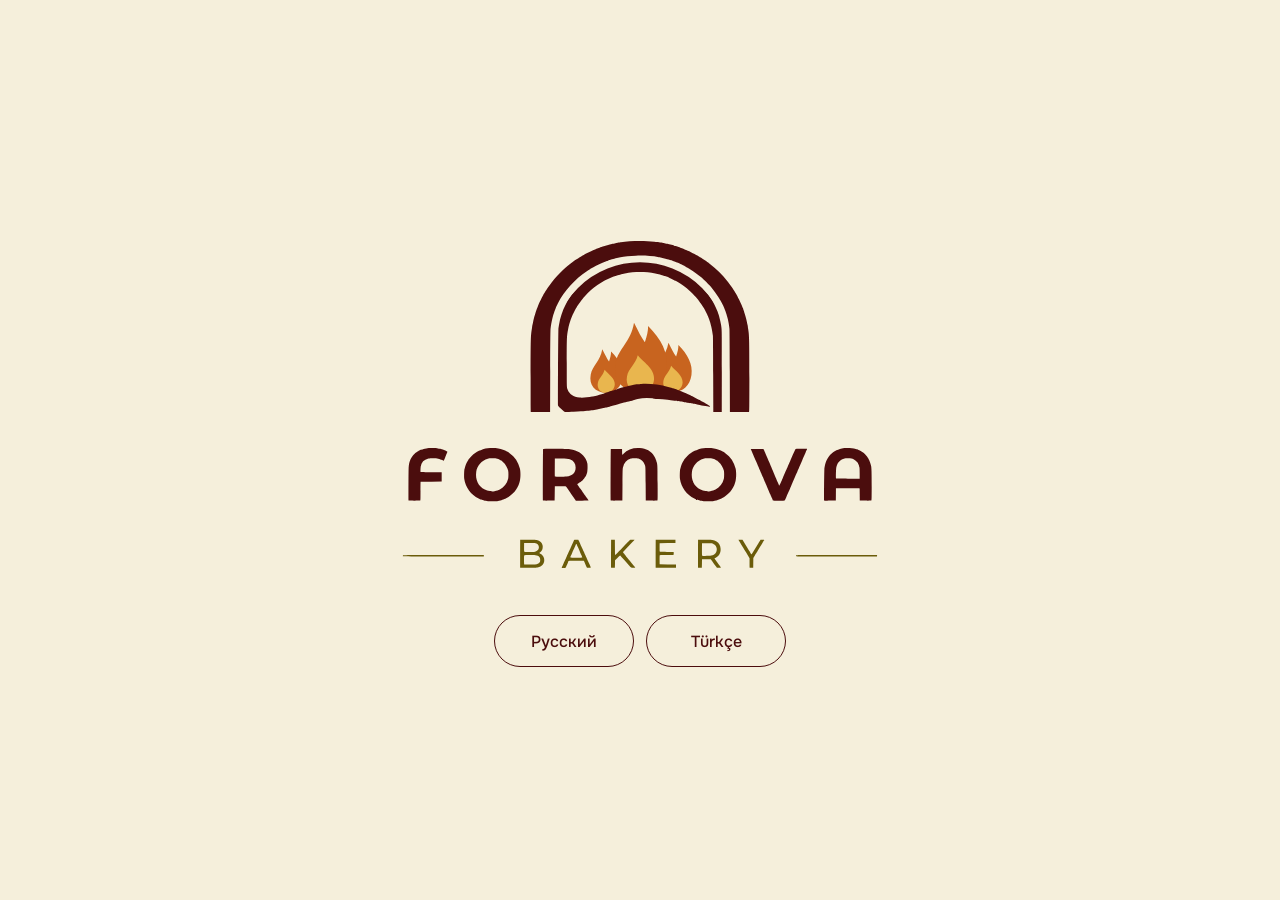
<file: index.html>
<!doctype html>
<html lang="ru" data-v="mvvjiuje">
<head>
<meta charset="utf-8">
<meta name="viewport" content="width=device-width, initial-scale=1, viewport-fit=cover">
<title>Fornova Bakery</title>
<meta name="description" content="Fornova Bakery — турецкая пекарня в Красногорске. Türk fırını, Krasnogorsk.">
<meta name="theme-color" content="#F5EFDB">
<meta name="robots" content="noindex">
<link rel="alternate" hreflang="ru" href="ru/">
<link rel="alternate" hreflang="tr" href="tr/">
<link rel="icon" href="assets/favicon.svg" type="image/svg+xml">
<link rel="apple-touch-icon" href="assets/logo-seal.png">
<style>html{background:#F5EFDB}</style>
<link rel="stylesheet" href="assets/splash.css?v=mvvjiuje">
<link rel="preload" as="image" href="assets/seal-static.svg">
</head>
<body>
<main class="splash">
  <h1 class="sr">Fornova Bakery</h1>
  <div class="seal" role="img" aria-label="Fornova Bakery">
    <div class="fire"><svg class="flame f1" viewBox="-60 -135 120 140" style="left:38.82%;top:32.42%;width:8.47%" aria-hidden="true"><path class="flame__o" d="M0 0C-34 0-52-24-46-54C-41-80-18-92-12-128C-4-112 2-100 8-92C12-104 14-112 14-122C38-98 52-72 48-44C44-16 26 0 0 0Z"/><path class="flame__i" d="M0 0C-18 0-28-13-25-29C-22-44-10-50-5-68C4-56 26-44 25-24C24-10 14 0 0 0Z"/></svg><svg class="flame f2" viewBox="-60 -135 120 140" style="left:52.14%;top:30.68%;width:9.60%" aria-hidden="true"><path class="flame__o" d="M0 0C-34 0-52-24-46-54C-41-80-18-92-12-128C-4-112 2-100 8-92C12-104 14-112 14-122C38-98 52-72 48-44C44-16 26 0 0 0Z"/><path class="flame__i" d="M0 0C-18 0-28-13-25-29C-22-44-10-50-5-68C4-56 26-44 25-24C24-10 14 0 0 0Z"/></svg><svg class="flame f3" viewBox="-60 -135 120 140" style="left:43.34%;top:24.58%;width:13.55%" aria-hidden="true"><path class="flame__o" d="M0 0C-34 0-52-24-46-54C-41-80-18-92-12-128C-4-112 2-100 8-92C12-104 14-112 14-122C38-98 52-72 48-44C44-16 26 0 0 0Z"/><path class="flame__i" d="M0 0C-18 0-28-13-25-29C-22-44-10-50-5-68C4-56 26-44 25-24C24-10 14 0 0 0Z"/></svg></div>
    <svg class="seal__art seal__arch" viewBox="170 130 850 620" aria-hidden="true"><defs>
      <mask id="draw-outer" maskUnits="userSpaceOnUse" x="380" y="120" width="430" height="340"><path class="draw draw--outer" pathLength="1" d="M418 462V338A177 177 0 0 1 772 338V462"/></mask>
      <mask id="draw-inner" maskUnits="userSpaceOnUse" x="430" y="160" width="330" height="300"><path class="draw draw--inner" pathLength="1" d="M733 462V338A138 138 0 0 0 457 338V404Q460 442 505 436C555 428 575 398 620 405C660 410 700 425 730 442"/></mask>
    </defs>
    <g fill="#4B0D0D" fill-rule="evenodd"><path mask="url(#draw-outer)" d="M401.8,446.8C401.4,446.6 401.3,434.1 401.3,385.7C401.4,316.9 401.5,311.6 403.5,299.6C403.8,298.1 404.0,296.4 404.0,296.0C404.0,295.6 404.2,294.2 404.5,292.9C404.8,291.6 405.3,289.4 405.6,288.0C406.4,283.8 407.7,278.6 408.5,276.2C408.7,275.4 409.2,273.9 409.5,272.8C409.8,271.7 410.2,270.5 410.4,270.0C410.6,269.5 410.9,268.7 411.0,268.2C411.3,267.1 412.2,264.6 412.6,263.5C412.8,263.1 413.2,262.2 413.5,261.3C413.8,260.5 414.3,259.3 414.5,258.7C414.8,258.1 415.2,257.2 415.4,256.6C417.1,252.6 421.8,243.1 423.5,240.2C424.2,238.9 425.0,237.6 425.1,237.3C425.2,237.1 425.6,236.4 426.0,235.8C426.4,235.3 426.8,234.5 427.0,234.2C428.7,231.0 436.0,220.5 440.2,215.3C450.3,202.7 465.9,187.9 476.3,180.9C476.8,180.6 478.7,179.3 480.5,178.0C482.3,176.7 485.0,175.0 486.4,174.1C487.9,173.2 489.5,172.2 489.9,171.9C490.4,171.6 491.1,171.2 491.3,171.1C491.6,171.0 492.5,170.5 493.3,170.0C498.3,167.0 508.8,161.8 514.0,159.7C515.0,159.3 516.1,158.8 516.4,158.6C516.9,158.4 518.6,157.7 520.7,157.0C521.1,156.8 522.3,156.4 523.3,156.0C524.3,155.6 525.6,155.2 526.2,155.0C527.1,154.7 528.0,154.4 530.7,153.5C531.9,153.0 538.2,151.3 541.5,150.4C542.6,150.2 544.2,149.7 545.1,149.5C546.0,149.2 547.0,149.0 547.3,149.0C547.6,149.0 548.8,148.8 550.0,148.5C554.8,147.4 557.0,147.0 557.7,147.0C558.1,147.0 559.6,146.8 561.0,146.5C575.9,143.7 602.9,143.2 620.3,145.4C621.9,145.6 624.4,145.9 626.0,146.0C627.5,146.2 629.3,146.5 630.0,146.7C630.6,146.8 631.6,147.0 632.1,147.0C633.0,147.0 635.0,147.4 640.0,148.5C641.2,148.8 642.4,149.0 642.7,149.0C643.0,149.0 644.0,149.2 644.9,149.5C645.8,149.7 647.5,150.2 648.7,150.5C651.8,151.3 654.3,152.0 655.5,152.4C656.1,152.6 657.0,152.9 657.7,153.0C659.0,153.3 660.6,153.8 662.3,154.5C662.9,154.8 663.6,155.0 663.8,155.0C664.1,155.0 664.8,155.2 665.4,155.5C666.0,155.7 667.1,156.2 667.8,156.4C672.2,158.0 673.8,158.7 675.4,159.5C676.0,159.8 676.5,160.0 676.7,160.0C677.7,160.0 691.9,167.1 696.7,170.0C697.5,170.5 698.4,171.0 698.7,171.1C698.9,171.2 699.6,171.6 700.1,171.9C700.5,172.2 701.7,172.9 702.6,173.5C705.4,175.2 714.6,181.5 717.2,183.5C730.2,193.6 740.3,203.4 749.8,215.3C754.1,220.7 761.4,231.0 763.1,234.3C763.2,234.6 763.6,235.3 764.0,235.8C764.4,236.4 764.8,237.1 765.0,237.5C765.2,237.9 765.9,239.1 766.5,240.2C767.6,242.1 772.5,251.9 773.5,254.2C775.0,257.5 775.9,259.6 776.5,261.3C776.8,262.2 777.3,263.3 777.5,263.9C777.8,264.5 778.0,265.1 778.0,265.3C778.0,265.5 778.2,266.1 778.5,266.7C778.9,267.9 780.5,272.7 781.4,276.0C782.9,281.2 783.5,283.5 784.4,288.0C784.7,289.4 785.2,291.6 785.5,292.9C785.8,294.2 786.0,295.6 786.0,296.0C786.0,296.4 786.2,298.1 786.5,299.6C788.5,311.1 788.7,319.5 788.7,387.9C788.7,446.7 788.7,446.7 787.9,446.8C787.5,446.9 779.7,447.0 770.7,446.9L754.2,446.8L754.0,374.8C753.8,320.2 753.7,302.0 753.4,299.5C752.6,293.0 751.5,286.5 750.5,282.5C749.2,277.3 748.1,273.6 747.5,272.1C747.2,271.5 747.0,270.8 747.0,270.5C747.0,270.2 746.8,269.5 746.5,268.9C746.3,268.3 745.8,267.2 745.5,266.3C744.4,263.5 744.1,262.9 742.2,258.5C737.4,248.0 731.3,238.4 721.5,226.3C719.0,223.2 706.9,211.1 704.0,208.7C697.1,203.2 689.1,197.4 684.2,194.5C683.3,193.9 682.2,193.2 681.7,192.9C681.2,192.6 680.2,192.0 679.3,191.6C678.5,191.1 677.3,190.4 676.7,190.1C673.7,188.3 664.3,183.8 660.7,182.4C659.7,182.0 658.5,181.5 658.2,181.4C657.3,181.0 655.0,180.1 653.4,179.5C650.8,178.6 649.8,178.3 648.8,178.0C648.3,177.9 647.5,177.6 647.0,177.4C646.0,177.0 641.4,175.8 636.5,174.6C631.2,173.3 630.0,173.0 629.3,173.0C628.9,173.0 627.6,172.8 626.4,172.5C617.3,170.6 602.3,169.6 587.7,170.1C576.7,170.4 568.9,171.3 558.0,173.5C553.7,174.4 545.0,176.7 542.7,177.5C539.7,178.5 539.1,178.7 538.2,179.0C537.6,179.1 536.8,179.4 536.3,179.6C535.9,179.8 534.9,180.2 534.2,180.4C527.4,183.0 517.8,187.5 512.5,190.5C511.2,191.3 509.9,192.0 509.7,192.1C509.4,192.2 508.7,192.6 508.2,193.0C507.6,193.4 506.9,193.8 506.5,194.0C505.4,194.6 504.7,195.0 501.5,197.2C479.1,212.1 460.8,232.3 449.5,254.9C447.8,258.4 446.0,262.3 446.0,262.5C446.0,262.6 445.8,263.2 445.5,263.8C445.3,264.4 444.8,265.5 444.5,266.3C444.2,267.2 443.7,268.3 443.5,268.9C443.2,269.5 443.0,270.2 443.0,270.5C443.0,270.8 442.8,271.5 442.5,272.1C441.9,273.5 440.9,277.0 439.5,282.6C438.5,286.6 437.4,293.1 436.6,299.5C436.3,302.0 436.1,320.1 436.0,374.8L435.8,446.8L419.0,446.9C409.7,446.9 402.0,446.9 401.8,446.8Z"/><path mask="url(#draw-inner)" d="M450.2,446.7C449.6,446.2 450.1,301.8 450.6,298.3C450.9,296.8 451.3,294.1 451.6,292.3C453.5,280.0 457.6,267.5 463.4,256.4C465.7,252.1 466.1,251.2 466.9,249.9C467.2,249.5 467.9,248.3 468.5,247.4C469.3,246.0 470.3,244.6 473.9,239.3C478.9,232.0 490.0,220.1 497.7,213.9C500.1,211.9 507.9,206.1 510.2,204.6C514.3,201.9 516.6,200.5 517.3,200.1C517.6,200.0 518.4,199.5 519.2,199.0C521.7,197.5 529.8,193.4 534.0,191.7C536.3,190.7 538.6,189.7 539.1,189.5C539.5,189.2 540.2,189.0 540.6,189.0C540.9,189.0 541.3,188.9 541.5,188.7C542.0,188.3 550.6,185.6 554.7,184.5C555.9,184.2 557.6,183.7 558.5,183.5C559.5,183.2 560.5,183.0 560.9,183.0C561.2,183.0 562.5,182.8 563.7,182.5C567.0,181.8 569.9,181.3 572.5,181.0C573.8,180.9 576.2,180.6 577.8,180.4C588.4,179.2 601.6,179.2 612.2,180.4C613.8,180.6 616.2,180.9 617.5,181.0C619.7,181.2 621.2,181.5 626.7,182.6C630.0,183.2 637.1,184.9 639.0,185.5C645.5,187.6 648.2,188.5 648.5,188.7C648.7,188.9 649.0,189.0 649.3,189.0C649.5,189.0 650.2,189.2 650.8,189.5C651.4,189.7 653.7,190.7 655.9,191.6C660.0,193.4 668.4,197.5 670.8,199.0C671.6,199.5 672.4,200.0 672.7,200.1C672.9,200.2 673.6,200.6 674.1,200.9C674.5,201.2 675.7,201.9 676.6,202.5C690.3,210.8 707.4,226.7 716.1,239.3C719.7,244.6 720.7,246.0 721.5,247.4C722.1,248.3 722.8,249.5 723.1,249.9C724.7,252.5 728.4,259.9 729.8,263.2C730.5,264.8 731.3,266.6 731.5,267.2C731.7,267.7 732.2,268.7 732.5,269.4C732.8,270.1 733.0,271.0 733.0,271.3C733.0,271.6 733.1,272.0 733.3,272.2C734.2,273.2 737.3,285.4 738.5,292.3C740.1,302.3 740.0,300.4 739.9,376.0L739.8,446.8L732.3,446.8L724.8,446.8L724.6,381.0C724.5,339.7 724.3,313.9 724.1,311.8C723.1,302.7 720.2,289.9 717.4,282.6C715.0,276.4 714.9,276.2 712.2,270.8C710.3,266.9 709.0,264.4 708.0,262.8C707.6,262.3 707.2,261.6 707.1,261.4C706.6,260.4 701.8,253.3 699.4,250.2C695.6,245.1 694.3,243.6 688.3,237.6C678.6,227.9 671.1,222.2 658.0,214.7C657.3,214.3 648.7,210.0 647.5,209.5C644.8,208.3 641.4,207.0 640.6,206.8C640.1,206.7 639.6,206.5 639.5,206.3C639.4,206.1 639.0,206.0 638.7,206.0C638.3,206.0 637.5,205.8 636.9,205.5C634.8,204.7 626.8,202.5 622.0,201.6C604.9,198.1 585.7,198.1 568.2,201.5C563.2,202.5 555.4,204.6 553.1,205.5C552.5,205.8 551.8,206.0 551.5,206.0C551.2,206.0 550.5,206.2 549.9,206.5C549.3,206.7 547.6,207.4 546.2,208.0C527.4,215.5 510.8,227.1 496.9,242.5C492.9,246.9 484.3,258.5 482.9,261.4C482.8,261.6 482.4,262.3 482.0,262.8C481.0,264.4 479.7,266.9 477.8,270.8C475.1,276.2 475.0,276.5 472.5,282.9C471.0,286.9 468.5,295.8 467.7,300.3C465.4,312.2 465.3,314.6 465.3,360.3C465.3,402.8 465.3,403.3 466.8,407.0C469.8,415.1 477.2,420.1 487.9,421.4C492.8,422.0 502.9,421.2 510.2,419.6C511.1,419.4 512.5,419.1 513.3,419.0C516.6,418.4 522.1,416.9 526.8,415.5C527.6,415.3 529.1,414.8 530.2,414.5C531.3,414.2 532.7,413.7 533.3,413.5C535.1,412.9 542.7,410.3 543.8,410.0C545.7,409.5 550.1,407.9 551.3,407.5C551.9,407.2 552.6,407.0 552.8,407.0C553.1,407.0 553.8,406.8 554.4,406.5C555.0,406.3 557.1,405.6 559.0,405.0C560.9,404.4 563.0,403.8 563.6,403.6C566.8,402.6 575.9,400.4 580.5,399.5C586.0,398.5 587.4,398.3 590.8,398.0C592.6,397.8 595.4,397.5 597.0,397.3C609.5,396.1 629.8,398.2 644.8,402.5C645.8,402.8 647.4,403.2 648.5,403.5C649.6,403.8 651.0,404.3 651.7,404.5C652.3,404.7 654.4,405.4 656.3,406.0C658.3,406.6 660.3,407.3 660.8,407.5C661.4,407.8 662.4,408.2 663.2,408.4C665.0,409.1 668.0,410.3 669.0,410.7C669.5,410.9 670.3,411.3 670.8,411.5C671.4,411.7 672.4,412.1 673.0,412.4C673.6,412.7 674.7,413.1 675.3,413.4C677.8,414.4 686.5,418.6 689.3,420.0C694.8,422.8 699.6,425.3 700.7,425.9C701.3,426.3 702.5,427.0 703.3,427.4C704.2,427.9 705.4,428.6 706.0,429.0C706.6,429.3 707.4,429.8 707.7,429.9C709.4,430.7 718.7,436.5 718.9,436.9C719.0,437.2 718.9,437.5 718.7,437.7C718.4,438.1 717.6,438.0 710.8,436.5C705.2,435.3 703.4,434.9 696.2,433.5C694.7,433.2 692.4,432.8 691.0,432.5C688.7,432.1 687.2,431.8 679.8,430.5C678.4,430.2 675.7,429.8 673.8,429.5C672.0,429.2 669.1,428.8 667.5,428.5C659.1,427.2 657.7,427.0 656.7,427.0C656.1,427.0 654.2,426.8 652.4,426.5C627.8,422.9 598.0,423.3 578.5,427.6C569.4,429.5 565.1,430.7 551.8,434.5C550.7,434.8 549.0,435.3 548.0,435.6C547.0,435.9 545.5,436.3 544.7,436.5C543.8,436.8 542.2,437.2 541.0,437.5C539.8,437.8 538.1,438.3 537.2,438.5C536.3,438.8 535.4,439.0 535.1,439.0C534.8,439.0 533.8,439.2 532.9,439.5C530.3,440.2 523.1,441.7 518.7,442.5C511.6,443.7 508.0,444.2 497.7,445.3C494.3,445.7 488.1,446.1 477.2,446.7C468.6,447.1 450.6,447.1 450.2,446.7Z"/></g></svg>
    <svg class="seal__art word" viewBox="170 130 850 620" aria-hidden="true"><path fill="#4B0D0D" fill-rule="evenodd" d="M325.9,605.0C324.4,604.8 322.8,604.5 322.2,604.3C321.7,604.2 320.9,604.0 320.5,604.0C319.8,604.0 313.2,602.0 312.1,601.4C311.8,601.2 310.4,600.6 309.2,600.0C295.8,593.7 285.8,580.0 283.8,565.5C283.2,561.1 283.6,548.4 284.5,547.1C284.6,546.9 284.8,546.1 285.0,545.3C285.6,542.1 288.1,536.4 290.1,533.4C290.6,532.6 291.0,531.9 291.0,531.8C291.0,531.3 295.0,526.6 297.3,524.4C300.4,521.4 306.1,517.3 309.0,516.1C309.3,516.0 310.2,515.6 311.2,515.2C312.1,514.7 313.8,514.1 315.0,513.7C316.2,513.3 317.6,512.9 318.2,512.7C324.1,510.8 336.8,510.3 344.0,511.7C349.8,512.8 355.5,514.8 359.4,517.1C360.3,517.6 361.1,518.0 361.2,518.0C361.3,518.0 362.6,518.9 364.1,520.0C373.5,526.7 379.4,535.5 382.3,547.2C383.7,552.8 383.7,564.0 382.3,568.8C382.2,569.4 381.8,570.7 381.5,571.8C378.3,583.6 369.5,594.0 358.0,599.7C354.5,601.5 347.6,604.0 346.3,604.0C346.0,604.0 344.8,604.2 343.8,604.5C341.4,605.1 329.8,605.4 325.9,605.0ZM707.9,605.0C706.4,604.8 704.8,604.5 704.2,604.3C703.7,604.2 702.9,604.0 702.5,604.0C701.8,604.0 695.2,602.0 694.1,601.4C693.8,601.2 692.4,600.6 691.2,600.0C677.8,593.7 667.8,580.0 665.8,565.5C665.2,561.1 665.6,548.4 666.5,547.1C666.6,546.9 666.8,546.1 667.0,545.3C667.6,542.1 670.1,536.4 672.1,533.4C672.6,532.6 673.0,531.9 673.0,531.8C673.0,531.3 677.0,526.6 679.3,524.4C682.4,521.4 688.1,517.3 691.0,516.1C691.3,516.0 692.2,515.6 693.2,515.2C694.1,514.7 695.8,514.1 697.0,513.7C698.2,513.3 699.6,512.9 700.2,512.7C706.1,510.8 718.8,510.3 726.0,511.7C731.8,512.8 737.5,514.8 741.4,517.1C742.3,517.6 743.1,518.0 743.2,518.0C743.3,518.0 744.6,518.9 746.1,520.0C755.5,526.7 761.4,535.5 764.3,547.2C765.7,552.8 765.7,564.0 764.3,568.8C764.2,569.4 763.8,570.7 763.5,571.8C760.3,583.6 751.5,594.0 740.0,599.7C736.5,601.5 729.6,604.0 728.3,604.0C728.0,604.0 726.8,604.2 725.8,604.5C723.4,605.1 711.8,605.4 707.9,605.0ZM185.2,603.8C184.9,603.4 185.0,549.0 185.3,545.2C186.3,534.0 189.4,527.1 195.9,521.0C198.7,518.3 205.8,514.0 207.3,514.0C207.5,514.0 208.1,513.8 208.7,513.5C210.1,513.0 212.9,512.2 216.7,511.5C220.6,510.7 234.2,510.7 237.2,511.5C238.3,511.8 239.7,512.0 240.3,512.0C240.9,512.0 241.9,512.2 242.6,512.5C243.3,512.7 244.7,513.2 245.8,513.5C248.2,514.2 253.1,516.5 253.6,517.1C253.9,517.5 253.9,517.8 253.5,518.5C253.3,519.1 252.8,520.2 252.5,521.0C252.2,521.8 251.7,522.9 251.5,523.5C251.1,524.5 250.6,525.8 249.3,529.2C248.9,530.3 248.4,531.3 248.3,531.5C248.1,531.7 248.0,532.1 248.0,532.4C248.0,533.5 247.1,533.4 244.8,532.2C242.1,530.9 241.0,530.5 237.5,529.6C233.9,528.6 223.7,528.6 220.3,529.5C212.3,531.6 207.8,536.2 206.7,543.7C206.3,546.3 206.1,552.9 206.5,553.3C206.6,553.4 215.1,553.6 225.3,553.7L243.8,553.8L243.8,562.0L243.8,570.2L225.3,570.3C215.1,570.4 206.6,570.6 206.5,570.7C206.4,570.8 206.3,578.3 206.3,587.3C206.3,601.7 206.3,603.6 205.8,603.8C205.1,604.1 185.5,604.1 185.2,603.8ZM423.2,603.8C422.8,603.3 423.0,512.3 423.4,512.3C436.7,512.1 467.9,512.4 470.9,512.8C484.4,514.6 494.2,520.8 498.9,530.3C500.4,533.3 501.0,534.9 501.0,535.4C501.0,535.6 501.3,536.5 501.6,537.3C502.4,539.5 502.4,550.2 501.5,553.5C500.8,556.6 499.5,559.7 498.2,561.8C497.3,563.4 494.3,567.2 493.6,567.9C491.2,569.9 488.3,572.0 486.2,573.0C483.6,574.3 483.6,574.5 485.3,577.0C486.0,578.0 487.9,580.7 489.5,583.0C491.1,585.3 493.3,588.4 494.4,590.0C495.5,591.6 497.0,593.8 497.9,595.0C500.2,598.4 502.3,601.4 503.2,602.5C503.6,603.1 503.9,603.7 503.8,603.8C503.6,603.9 498.6,604.0 492.5,604.0L481.4,604.0L480.3,602.2C479.6,601.3 478.4,599.4 477.5,598.2C475.9,595.9 474.5,593.9 471.4,589.4C470.6,588.2 469.2,586.2 468.4,585.0C467.5,583.8 466.3,582.0 465.6,581.0C463.7,578.1 464.5,578.3 453.8,578.4L444.2,578.5L444.0,591.2L443.8,603.8L433.6,603.9C428.0,604.0 423.4,603.9 423.2,603.8ZM543.2,603.8C542.8,603.4 543.0,512.3 543.3,512.3C543.5,512.3 547.9,512.3 553.0,512.3C558.1,512.3 562.6,512.3 562.8,512.3C563.3,512.3 563.3,513.1 563.3,517.5C563.3,520.8 563.5,522.7 563.7,522.7C563.9,522.7 564.8,521.8 565.8,520.8C572.4,513.6 582.3,510.2 594.7,510.9C605.9,511.5 614.8,516.5 620.2,525.2C621.1,526.5 623.0,530.7 623.0,531.2C623.0,531.4 623.1,531.7 623.3,531.8C623.5,531.9 623.7,532.5 623.8,533.1C624.0,533.7 624.3,534.8 624.5,535.7C626.1,541.1 626.1,541.4 626.2,573.4C626.4,603.6 626.4,603.6 625.6,603.8C625.2,603.9 620.4,604.0 615.0,603.9L605.2,603.8L605.0,574.2C604.8,542.3 604.9,543.8 603.0,539.3C600.9,534.4 597.8,531.5 592.2,529.5C589.7,528.6 581.6,528.6 578.8,529.5C571.2,531.9 566.7,536.9 564.8,545.1C564.3,547.2 564.2,550.6 564.0,575.7L563.8,603.8L553.6,603.9C548.0,604.0 543.4,603.9 543.2,603.8ZM830.4,603.6C830.2,603.4 830.0,603.0 830.0,602.8C830.0,602.6 829.8,602.0 829.5,601.4C829.3,600.9 828.8,599.9 828.5,599.3C828.2,598.6 827.7,597.4 827.4,596.8C827.1,596.1 826.7,595.0 826.4,594.3C826.1,593.7 825.8,592.9 825.7,592.7C825.5,592.4 823.4,587.5 821.0,581.8C818.6,576.2 816.5,571.3 816.3,571.0C816.1,570.5 816.0,570.2 814.7,567.2C814.3,566.2 813.7,565.0 813.5,564.4C813.2,563.8 812.8,562.8 812.5,562.2C812.2,561.5 811.8,560.5 811.5,559.8C811.2,559.2 810.8,558.2 810.5,557.5C810.2,556.9 809.8,555.8 809.5,555.2C809.2,554.5 808.7,553.4 808.4,552.8C808.1,552.1 807.7,551.0 807.4,550.3C807.1,549.7 806.8,548.9 806.7,548.7C806.5,548.4 803.8,541.9 800.5,534.3C797.2,526.7 794.5,520.3 794.3,520.0C794.1,519.5 793.8,518.9 792.7,516.2C792.3,515.2 791.8,514.1 791.5,513.6C791.2,513.0 791.1,512.6 791.3,512.5C791.5,512.4 796.6,512.3 802.6,512.3L813.5,512.3L814.3,513.9C814.7,514.8 815.3,515.9 815.5,516.5C815.7,517.1 816.2,518.1 816.5,518.8C816.8,519.6 817.3,520.6 817.5,521.2C817.7,521.7 818.2,522.8 818.5,523.5C818.8,524.2 819.3,525.3 819.5,525.8C819.7,526.4 820.2,527.4 820.5,528.2C820.8,528.9 821.3,529.9 821.5,530.5C821.7,531.1 822.2,532.0 822.4,532.7C822.7,533.3 823.1,534.2 823.3,534.7C823.5,535.1 823.9,536.2 824.3,537.0C824.6,537.8 827.9,545.5 831.5,554.0C835.1,562.5 838.3,569.9 838.5,570.5C838.7,571.1 839.2,572.0 839.4,572.7C839.7,573.3 840.1,574.2 840.3,574.7C840.5,575.1 840.8,575.9 841.0,576.5C841.4,577.5 841.4,577.5 842.1,576.6C842.5,576.1 845.1,570.3 847.9,563.8C850.7,557.2 853.2,551.3 853.5,550.7C854.1,549.5 854.6,548.3 855.5,546.1C855.8,545.5 856.2,544.5 856.5,543.8C856.8,543.2 857.2,542.1 857.5,541.5C857.8,540.8 858.2,539.8 858.5,539.2C859.0,537.9 859.5,536.8 860.8,534.0C861.2,533.0 863.5,527.7 865.8,522.2C868.2,516.8 870.2,512.3 870.5,512.3C874.6,512.2 890.8,512.3 890.9,512.5C891.0,512.5 890.8,513.0 890.6,513.6C890.1,514.5 889.5,515.8 888.4,518.3C888.2,519.0 887.7,519.9 887.5,520.5C886.1,523.7 885.1,525.9 882.0,533.1C880.1,537.5 878.5,541.4 878.3,541.6C878.0,542.4 877.0,544.7 876.5,545.8C876.3,546.4 875.9,547.4 875.6,548.1C874.9,549.7 874.1,551.4 873.6,552.8C873.0,554.1 872.0,556.4 871.7,557.0C871.5,557.3 869.7,561.6 867.5,566.7C865.3,571.7 863.5,576.0 863.3,576.3C863.2,576.6 862.9,577.4 862.6,578.0C862.3,578.6 861.9,579.7 861.6,580.3C861.3,581.0 860.9,582.0 860.6,582.7C860.3,583.3 859.9,584.4 859.6,585.0C859.3,585.6 858.9,586.7 858.6,587.3C857.6,589.5 856.4,592.2 854.0,597.8C852.7,600.9 851.4,603.6 851.2,603.7C850.5,604.2 830.8,604.0 830.4,603.6ZM921.1,603.5C920.7,602.5 921.2,548.6 921.6,546.2C923.3,536.3 925.4,531.1 929.8,525.2C932.2,522.1 936.8,517.9 939.0,516.9C939.3,516.8 940.0,516.4 940.6,516.0C942.9,514.6 948.1,512.7 952.5,511.7C958.7,510.2 971.0,510.7 977.0,512.5C977.9,512.8 978.8,513.0 979.0,513.0C979.5,513.0 980.8,513.6 984.3,515.3C994.6,520.2 1001.4,529.5 1004.2,542.3C1005.1,546.5 1005.3,555.0 1005.3,579.9C1005.3,603.7 1005.3,603.7 1004.6,603.8C1004.2,603.9 999.4,604.0 994.0,603.9L984.2,603.8L984.1,593.3C984.0,587.6 984.0,582.6 984.0,582.4C984.0,582.1 979.6,582.0 963.0,582.0L942.0,582.0L941.9,592.9L941.8,603.8L931.6,603.9C922.9,604.0 921.3,603.9 921.1,603.5ZM337.3,587.2C341.9,586.5 343.6,586.0 346.8,584.4C354.4,580.3 359.3,574.0 361.5,565.3C362.2,562.2 362.2,553.8 361.5,550.7C360.1,545.1 356.4,538.7 352.7,535.8C351.9,535.1 350.8,534.2 350.3,533.8C349.9,533.3 349.4,533.0 349.3,533.0C349.1,533.0 348.3,532.6 347.4,532.0C346.5,531.5 344.2,530.5 342.4,529.9C339.2,528.9 339.0,528.9 333.5,528.9C328.7,528.9 327.5,529.0 325.4,529.6C314.4,532.8 306.5,541.9 305.0,552.8C303.1,566.9 308.8,578.7 320.1,584.4C323.5,586.1 324.9,586.6 329.2,587.1C333.5,587.7 333.3,587.7 337.3,587.2ZM719.3,587.2C723.9,586.5 725.6,586.0 728.8,584.4C736.4,580.3 741.3,574.0 743.5,565.3C744.2,562.2 744.2,553.8 743.5,550.7C742.1,545.1 738.4,538.7 734.7,535.8C733.9,535.1 732.8,534.2 732.3,533.8C731.9,533.3 731.4,533.0 731.3,533.0C731.1,533.0 730.3,532.6 729.4,532.0C728.5,531.5 726.2,530.5 724.4,529.9C721.2,528.9 721.0,528.9 715.5,528.9C710.7,528.9 709.5,529.0 707.4,529.6C696.4,532.8 688.5,541.9 687.0,552.8C685.1,566.9 690.8,578.7 702.1,584.4C705.5,586.1 706.9,586.6 711.2,587.1C715.5,587.7 715.3,587.7 719.3,587.2ZM984.0,555.7C984.0,548.3 983.9,546.1 983.5,545.0C983.2,544.2 983.0,543.3 983.0,542.9C983.0,542.5 982.6,541.3 982.0,540.1C981.4,539.0 981.0,537.9 981.0,537.7C981.0,537.5 979.8,536.2 978.4,534.7C975.7,532.0 973.6,530.6 970.0,529.5C967.2,528.6 958.9,528.6 956.0,529.6C948.4,532.0 944.3,536.9 942.6,545.4C942.0,548.7 941.7,564.2 942.2,564.8C942.3,564.9 951.8,565.0 963.2,565.0L984.0,565.0L984.0,555.7ZM464.7,561.3C475.6,560.2 481.0,554.9 481.0,545.4C481.0,538.0 477.7,533.3 470.7,530.7C467.8,529.7 462.4,529.3 452.8,529.4L444.2,529.5L444.1,545.1C444.0,556.4 444.1,560.9 444.4,561.2C444.8,561.8 459.4,561.9 464.7,561.3Z"/></svg>
    <svg class="seal__art bakery" viewBox="170 130 850 620" aria-hidden="true"><path fill="#6B5C0A" fill-rule="evenodd" d="M382.8,722.6C382.7,722.4 382.7,711.1 382.7,697.7L382.8,673.2L395.9,673.1C410.2,673.0 411.9,673.2 416.0,675.1C421.8,677.9 424.3,684.3 422.0,690.5C421.2,692.5 418.3,696.0 417.4,696.0C416.8,696.0 417.0,697.4 417.7,697.7C420.1,698.8 420.8,699.3 422.0,700.5C426.6,705.1 426.7,713.3 422.2,717.9C420.2,720.1 417.9,721.2 413.5,722.2C410.3,723.0 383.1,723.3 382.8,722.6ZM456.3,722.5C456.3,722.3 456.7,721.3 457.1,720.4C457.6,719.6 458.2,718.2 458.6,717.3C459.0,716.5 459.8,714.8 460.3,713.5C460.9,712.2 461.8,710.3 462.2,709.3C462.7,708.3 463.3,706.9 463.7,706.2C464.0,705.4 464.7,703.9 465.2,702.8C465.6,701.7 466.3,700.2 466.7,699.5C467.0,698.8 467.8,697.1 468.3,695.8C468.9,694.6 469.8,692.7 470.2,691.7C470.7,690.7 471.3,689.2 471.7,688.5C472.0,687.8 472.7,686.3 473.2,685.2C473.6,684.1 474.3,682.6 474.7,681.8C475.0,681.1 475.7,679.6 476.2,678.5C478.2,674.1 478.5,673.5 478.8,673.3C479.0,673.1 480.6,673.0 482.4,673.0L485.7,673.0L486.6,675.1C487.5,677.0 488.5,679.2 490.3,683.2C490.7,683.9 491.3,685.3 491.8,686.3C492.2,687.3 493.1,689.2 493.7,690.5C494.2,691.8 495.0,693.4 495.3,694.2C495.7,694.9 496.3,696.4 496.8,697.5C497.3,698.6 498.0,700.1 498.3,700.8C498.7,701.6 499.4,703.1 499.9,704.3C500.5,705.5 501.3,707.4 501.8,708.5C503.7,712.5 504.0,713.2 504.9,715.3C508.8,723.7 508.8,723.0 504.5,723.0C500.8,723.0 501.2,723.4 498.6,717.3C497.7,715.0 496.5,712.6 496.2,711.8L495.4,710.5L482.3,710.4C468.4,710.3 468.0,710.4 468.0,711.9C468.0,712.2 467.8,712.8 467.5,713.3C466.9,714.6 465.5,717.5 464.5,720.0C464.0,721.2 463.4,722.4 463.3,722.6C462.7,723.2 456.3,723.2 456.3,722.5ZM543.8,722.6C543.7,722.4 543.7,711.1 543.7,697.7L543.8,673.2L547.2,673.2L550.5,673.2L550.6,686.6C550.7,699.6 550.7,700.0 551.3,700.0C551.7,700.0 552.1,699.8 552.2,699.5C552.4,699.3 557.1,694.4 562.7,688.6C568.3,682.9 574.0,677.0 575.3,675.6L577.8,673.0L581.6,673.0C583.7,673.0 585.3,673.1 585.3,673.3C585.1,673.7 582.7,676.4 575.4,684.0C572.0,687.6 568.2,691.5 567.1,692.7C564.7,695.2 564.6,695.6 566.1,697.3C567.5,698.9 568.3,699.8 569.9,701.8C570.6,702.8 573.7,706.6 576.9,710.3C585.0,720.1 587.0,722.6 586.7,722.8C586.6,722.9 585.0,723.0 583.0,723.0C578.8,723.0 580.1,724.1 568.0,710.1C563.3,704.5 560.0,701.0 559.7,701.0C559.4,701.1 557.3,703.0 555.0,705.4L550.8,709.7L550.7,716.3L550.5,722.8L547.2,722.9C544.8,723.0 543.9,722.9 543.8,722.6ZM622.8,722.6C622.7,722.4 622.7,711.1 622.7,697.7L622.8,673.2L640.3,673.2L657.8,673.2L657.8,676.0L657.8,678.8L643.8,679.0L629.8,679.2L629.7,686.5C629.7,691.6 629.8,693.9 630.0,694.2C630.3,694.6 632.7,694.7 642.5,694.7C653.9,694.7 654.7,694.7 654.7,695.2C654.7,695.8 654.7,699.1 654.7,699.9C654.7,700.2 652.0,700.3 642.5,700.3C632.7,700.3 630.3,700.4 630.0,700.8C629.8,701.1 629.7,703.6 629.7,709.0L629.8,716.8L644.3,717.0L658.8,717.2L658.8,720.0L658.8,722.8L640.9,722.9C626.7,723.0 622.9,722.9 622.8,722.6ZM697.8,722.6C697.7,722.4 697.7,711.1 697.7,697.7L697.8,673.2L709.3,673.1C721.3,673.0 722.9,673.1 726.8,674.6C732.2,676.5 735.9,680.3 737.0,684.8C739.4,693.9 736.5,701.3 729.2,705.0C728.0,705.6 727.0,706.2 727.0,706.2C727.0,706.3 729.6,710.2 731.7,713.0C732.7,714.4 734.3,716.6 735.2,718.0C736.2,719.4 737.3,720.9 737.7,721.4C738.7,722.8 738.2,723.0 734.5,722.9L731.2,722.8L729.7,720.8C728.3,718.9 726.7,716.7 722.6,710.8C721.7,709.6 720.8,708.3 720.7,708.1C720.4,707.8 718.5,707.7 712.6,707.7L704.8,707.8L704.7,715.3L704.5,722.8L701.2,722.9C698.8,723.0 697.9,722.9 697.8,722.6ZM789.2,722.7C789.0,722.5 789.0,718.6 789.0,714.2L789.0,706.0L784.8,699.0C782.4,695.1 780.2,691.6 779.9,691.1C779.6,690.6 779.2,689.9 779.0,689.5C778.8,689.1 778.4,688.4 778.1,687.9C775.6,684.0 769.3,673.6 769.3,673.3C769.3,673.1 770.7,673.0 772.9,673.1L776.5,673.2L782.1,682.3C785.1,687.4 787.8,691.8 788.0,692.2C788.2,692.5 788.6,693.3 789.0,693.8C789.4,694.4 789.8,695.1 789.9,695.3C790.7,696.9 792.2,699.0 792.5,699.0C792.7,699.0 795.0,695.4 797.7,691.0C800.3,686.6 802.8,682.6 803.1,682.1C803.9,680.8 804.6,679.6 805.0,678.8C805.2,678.5 806.1,677.0 806.9,675.7L808.5,673.2L811.8,673.1C815.2,673.0 815.7,673.3 814.6,674.6C814.3,674.9 812.6,677.6 810.8,680.6C809.0,683.6 807.2,686.4 806.9,686.9C806.1,688.2 805.4,689.4 805.0,690.2C804.8,690.5 804.4,691.3 804.0,691.8C803.6,692.4 803.2,693.1 803.0,693.5C802.8,693.9 802.4,694.6 802.1,695.1C801.8,695.6 800.2,698.1 798.6,700.8L795.7,705.6L795.6,714.2L795.5,722.8L792.4,722.9C790.5,723.0 789.3,722.9 789.2,722.7ZM413.0,716.3C416.1,715.2 417.9,713.3 418.2,710.8C419.0,704.7 416.4,701.6 409.8,700.7C405.6,700.1 390.1,700.2 389.9,700.9C389.4,702.0 389.6,716.9 390.1,717.1C390.3,717.2 395.1,717.3 400.7,717.2C410.5,717.1 410.9,717.1 413.0,716.3ZM492.8,704.6C492.8,704.3 492.5,703.2 491.9,702.0C491.4,700.8 490.7,699.3 490.4,698.7C490.1,698.0 489.8,697.3 489.6,697.0C489.5,696.7 488.8,694.9 488.0,693.1C487.2,691.3 486.2,689.0 485.8,688.0C484.2,684.6 483.1,682.1 482.9,681.2C482.6,680.4 481.5,681.0 481.1,682.1C481.0,682.5 480.5,683.8 479.9,685.0C479.4,686.2 478.8,687.6 478.5,688.2C478.3,688.7 477.7,690.0 477.2,691.0C476.8,692.0 475.8,694.3 475.0,696.1C474.2,697.9 473.5,699.7 473.4,700.0C472.0,702.9 471.5,704.2 471.8,704.7C472.2,705.2 492.6,705.1 492.8,704.6ZM175.1,702.5C175.0,702.3 175.0,701.6 175.1,701.1C175.2,700.2 175.2,700.2 246.2,700.1C285.2,700.0 317.5,700.1 317.9,700.2C318.8,700.4 319.0,702.5 318.1,702.8C316.9,703.3 175.3,703.0 175.1,702.5ZM871.5,702.5C871.4,702.3 871.3,701.6 871.4,701.1C871.5,700.2 871.5,700.2 943.2,700.2L1014.8,700.2L1014.8,701.5L1014.8,702.8L943.2,702.9C881.7,703.0 871.6,702.9 871.5,702.5ZM721.3,701.3C724.4,700.7 727.2,699.1 728.7,697.2C732.5,692.3 731.5,684.8 726.6,681.5C723.6,679.4 722.1,679.2 713.0,679.2L704.8,679.2L704.7,690.1C704.7,698.2 704.8,701.2 705.1,701.6C705.6,702.2 718.1,702.0 721.3,701.3ZM409.2,694.3C414.6,692.8 417.1,688.7 415.4,683.9C414.8,682.1 413.1,680.6 410.7,679.5C409.3,678.9 408.4,678.8 399.5,678.8L389.8,678.8L389.7,686.5C389.7,692.1 389.8,694.2 390.1,694.6C390.6,695.2 406.5,695.0 409.2,694.3Z"/></svg>
  </div>

  <nav class="choose" data-choose aria-label="Язык / Dil">
    <a href="ru/" hreflang="ru" lang="ru">Русский</a>
    <a href="tr/" hreflang="tr" lang="tr">Türkçe</a>
  </nav>
</main>
<script src="assets/splash.js?v=mvvjiuje"></script>
</body>
</html>
</file>
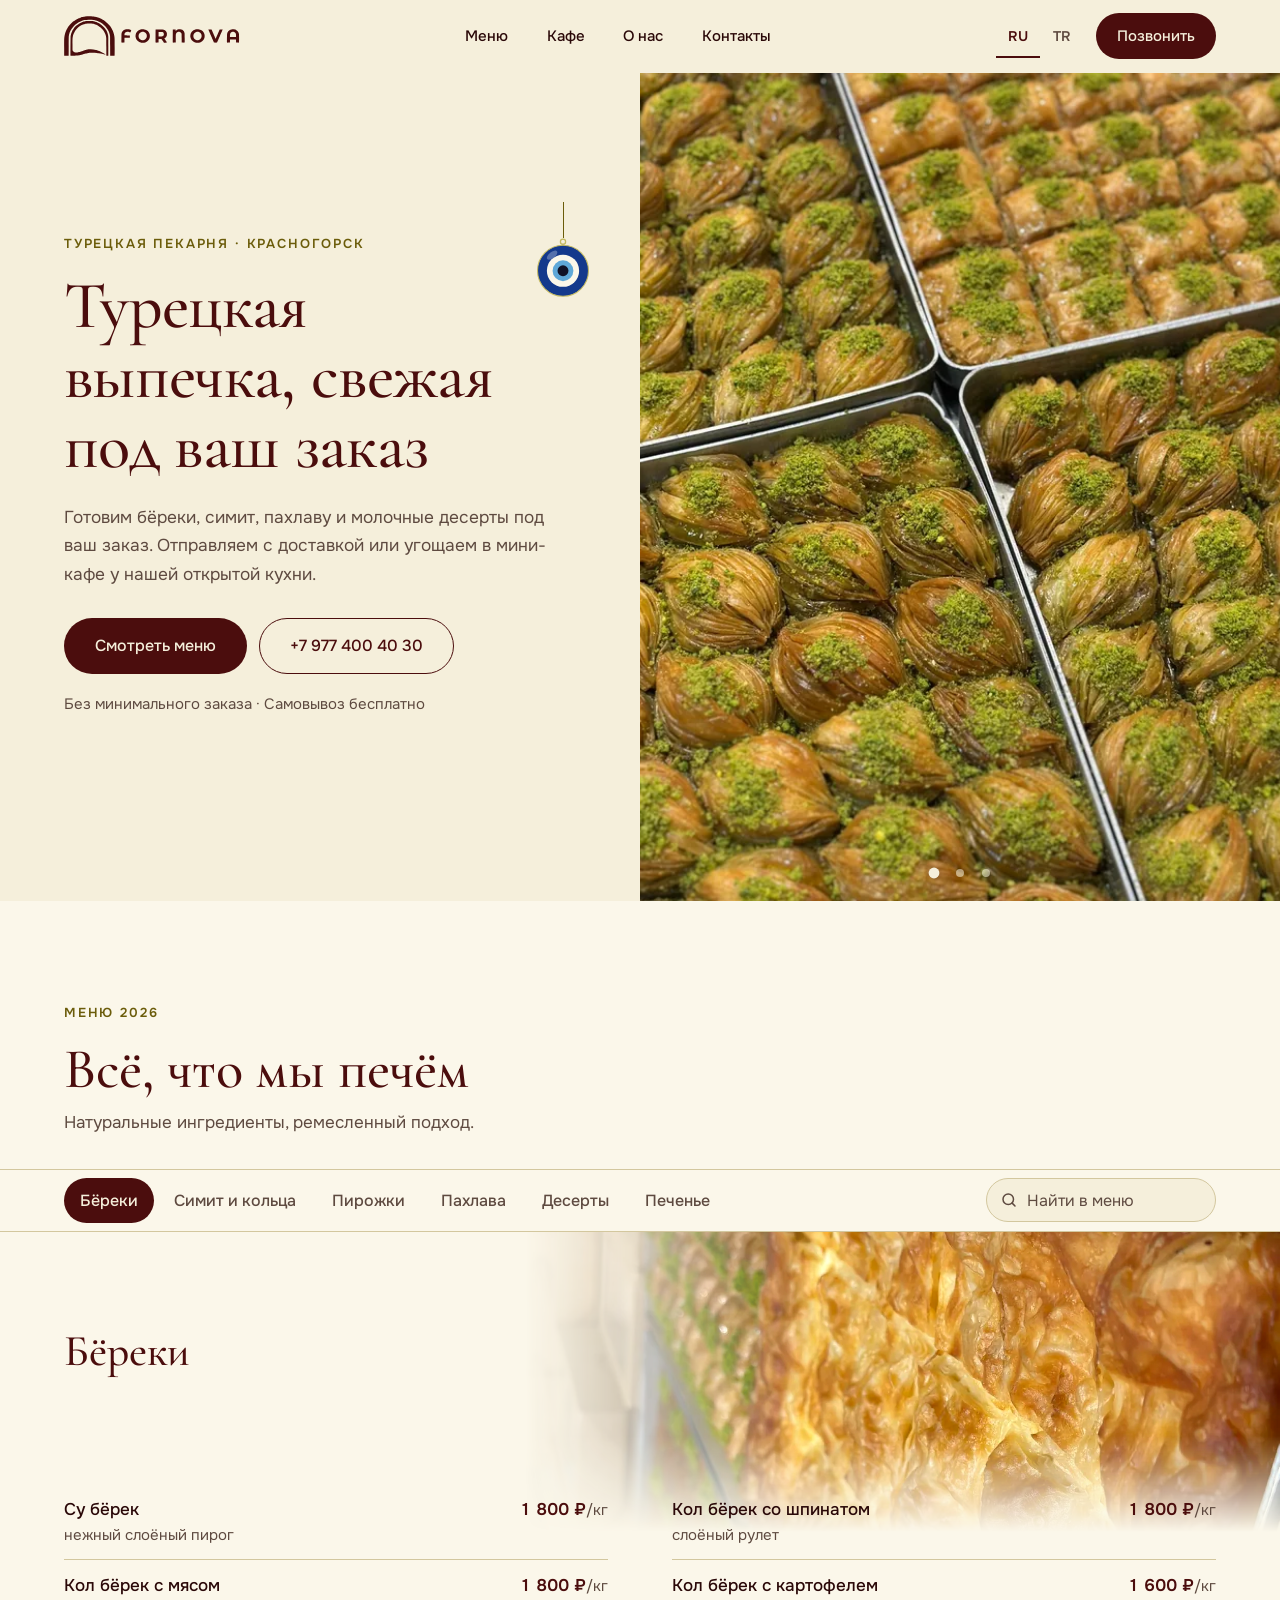
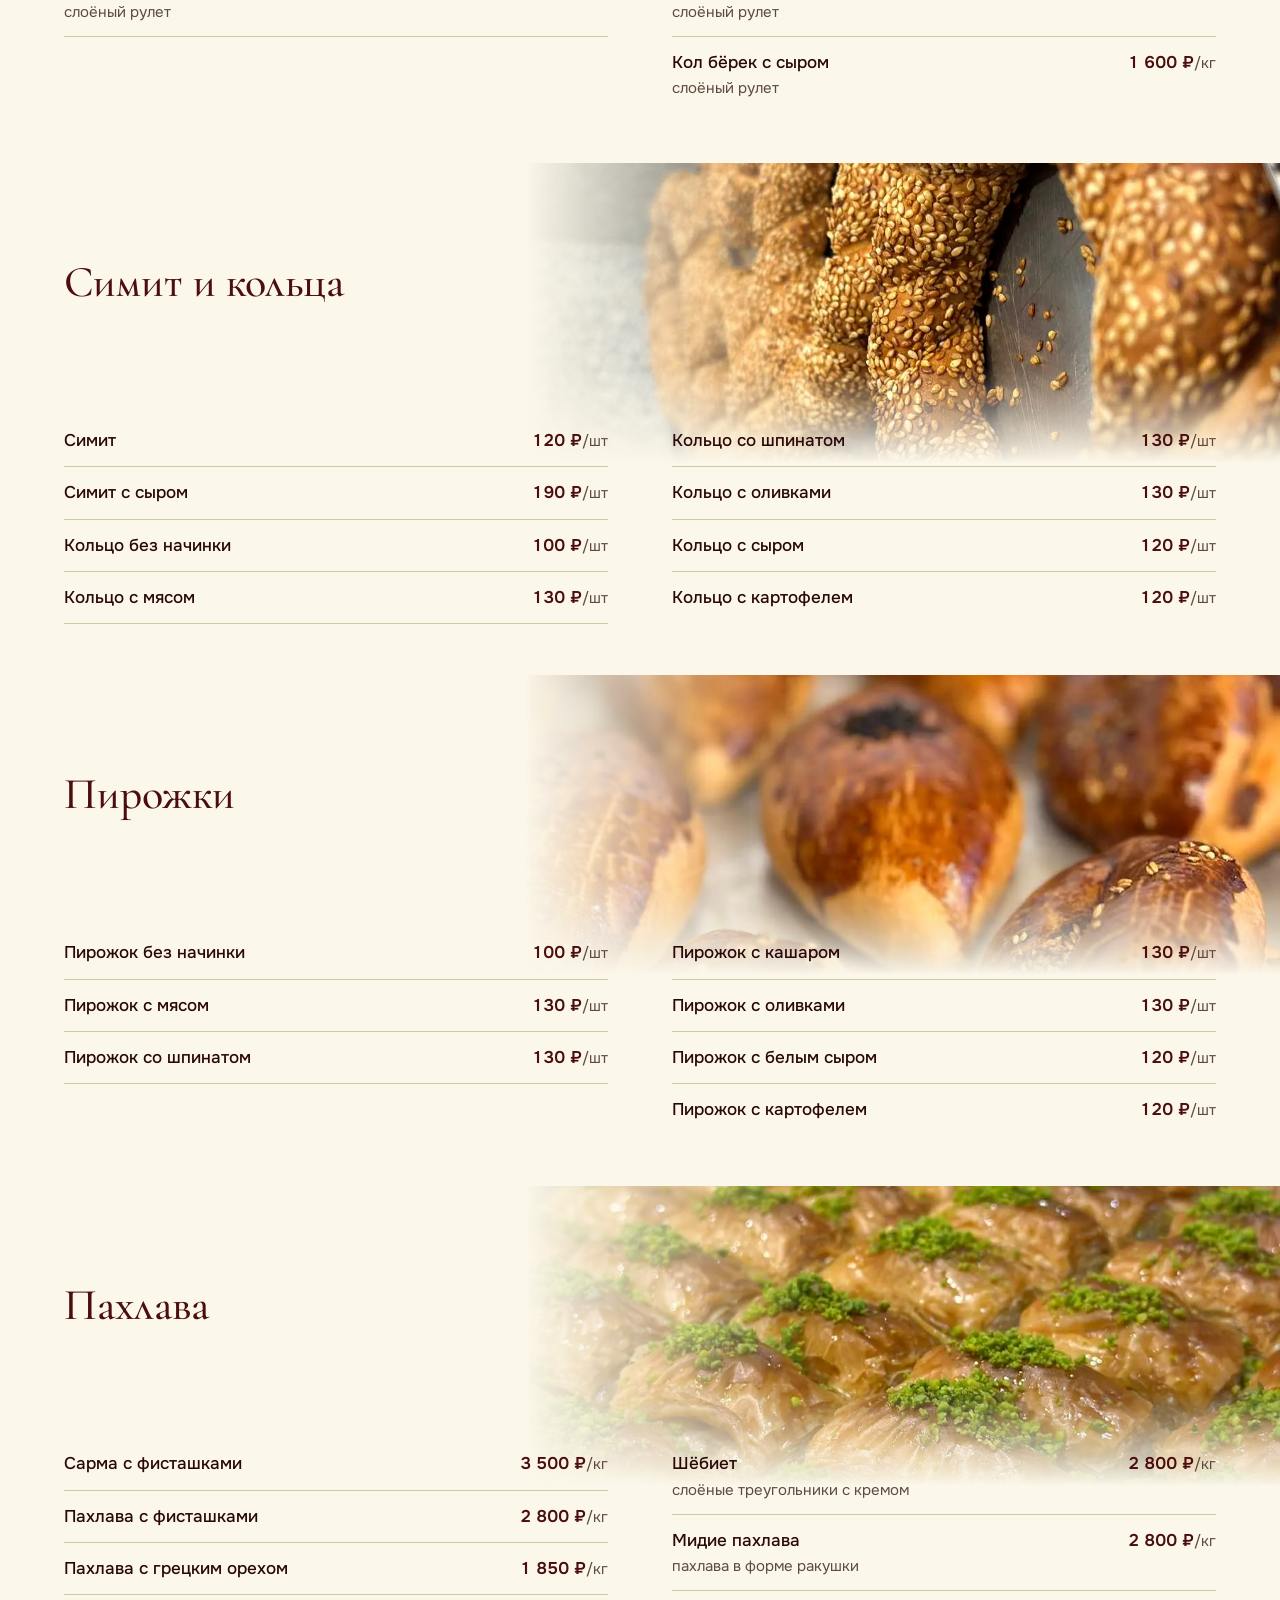
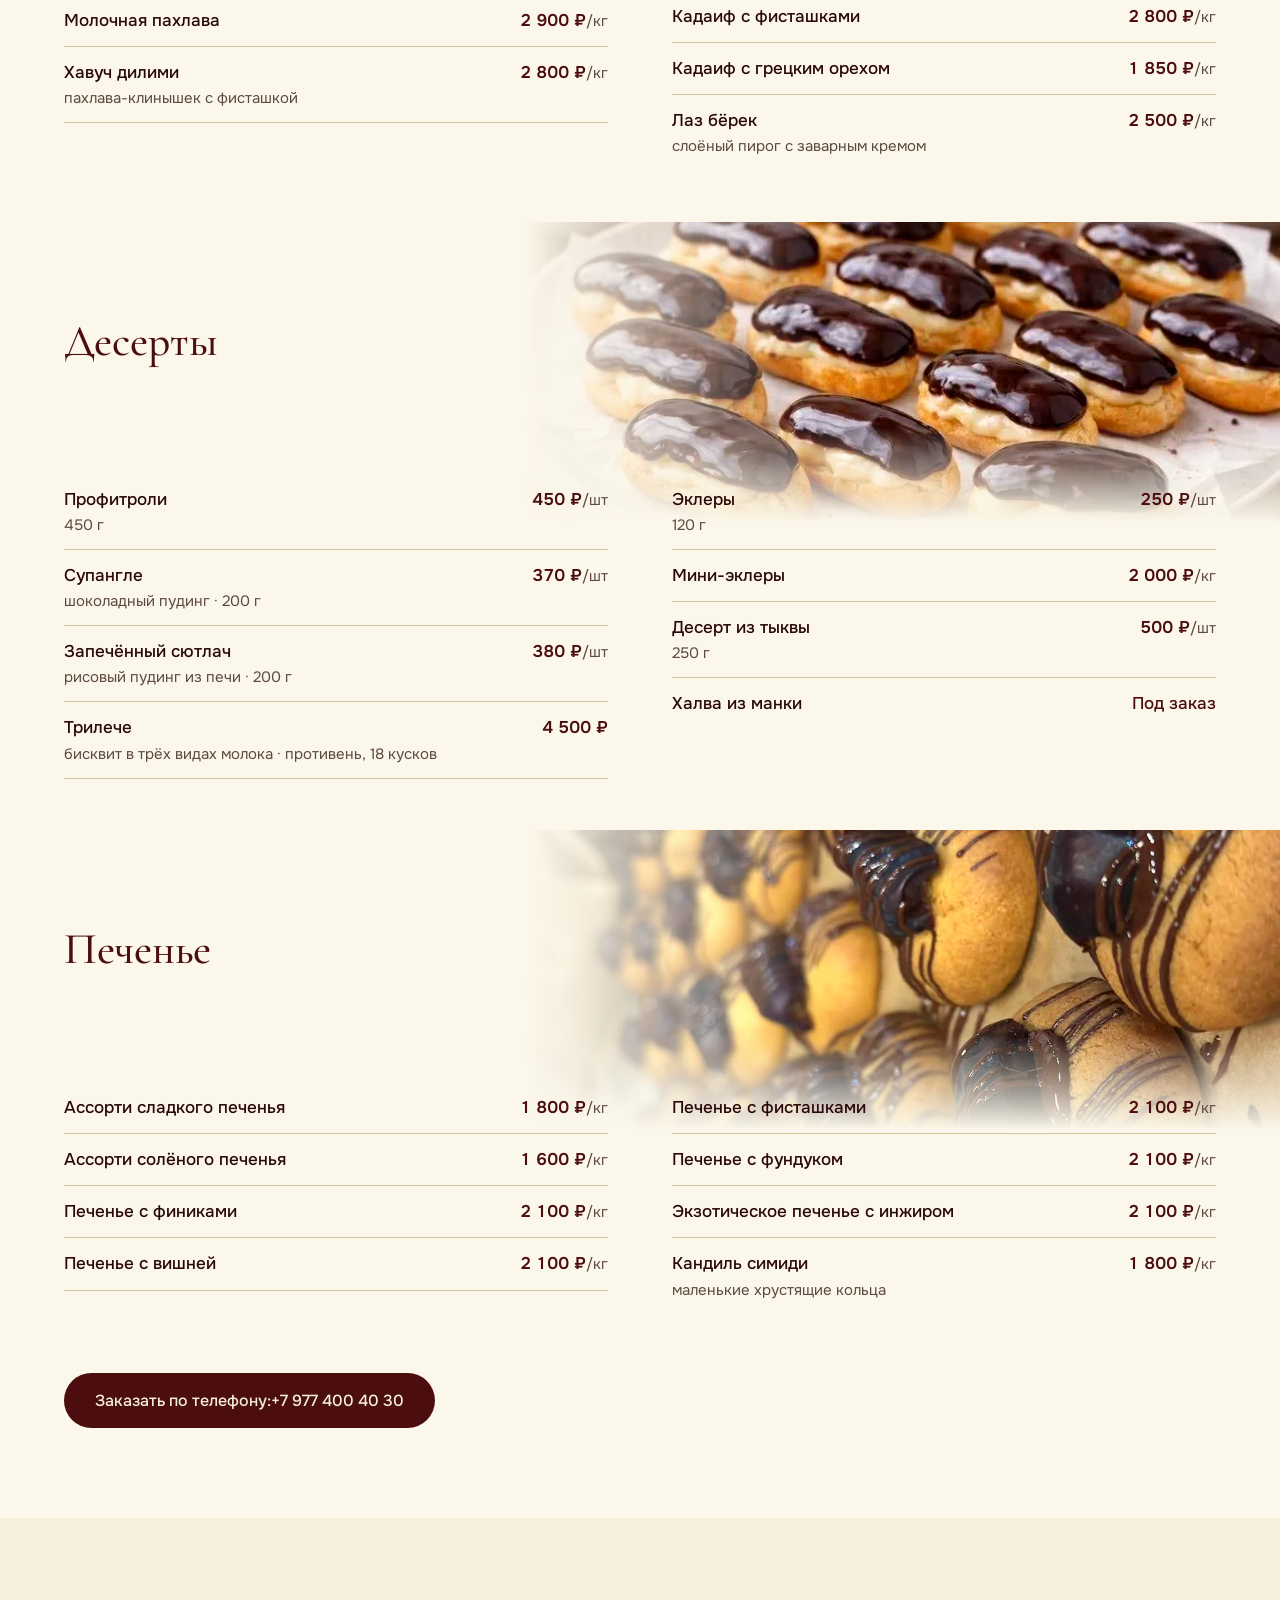
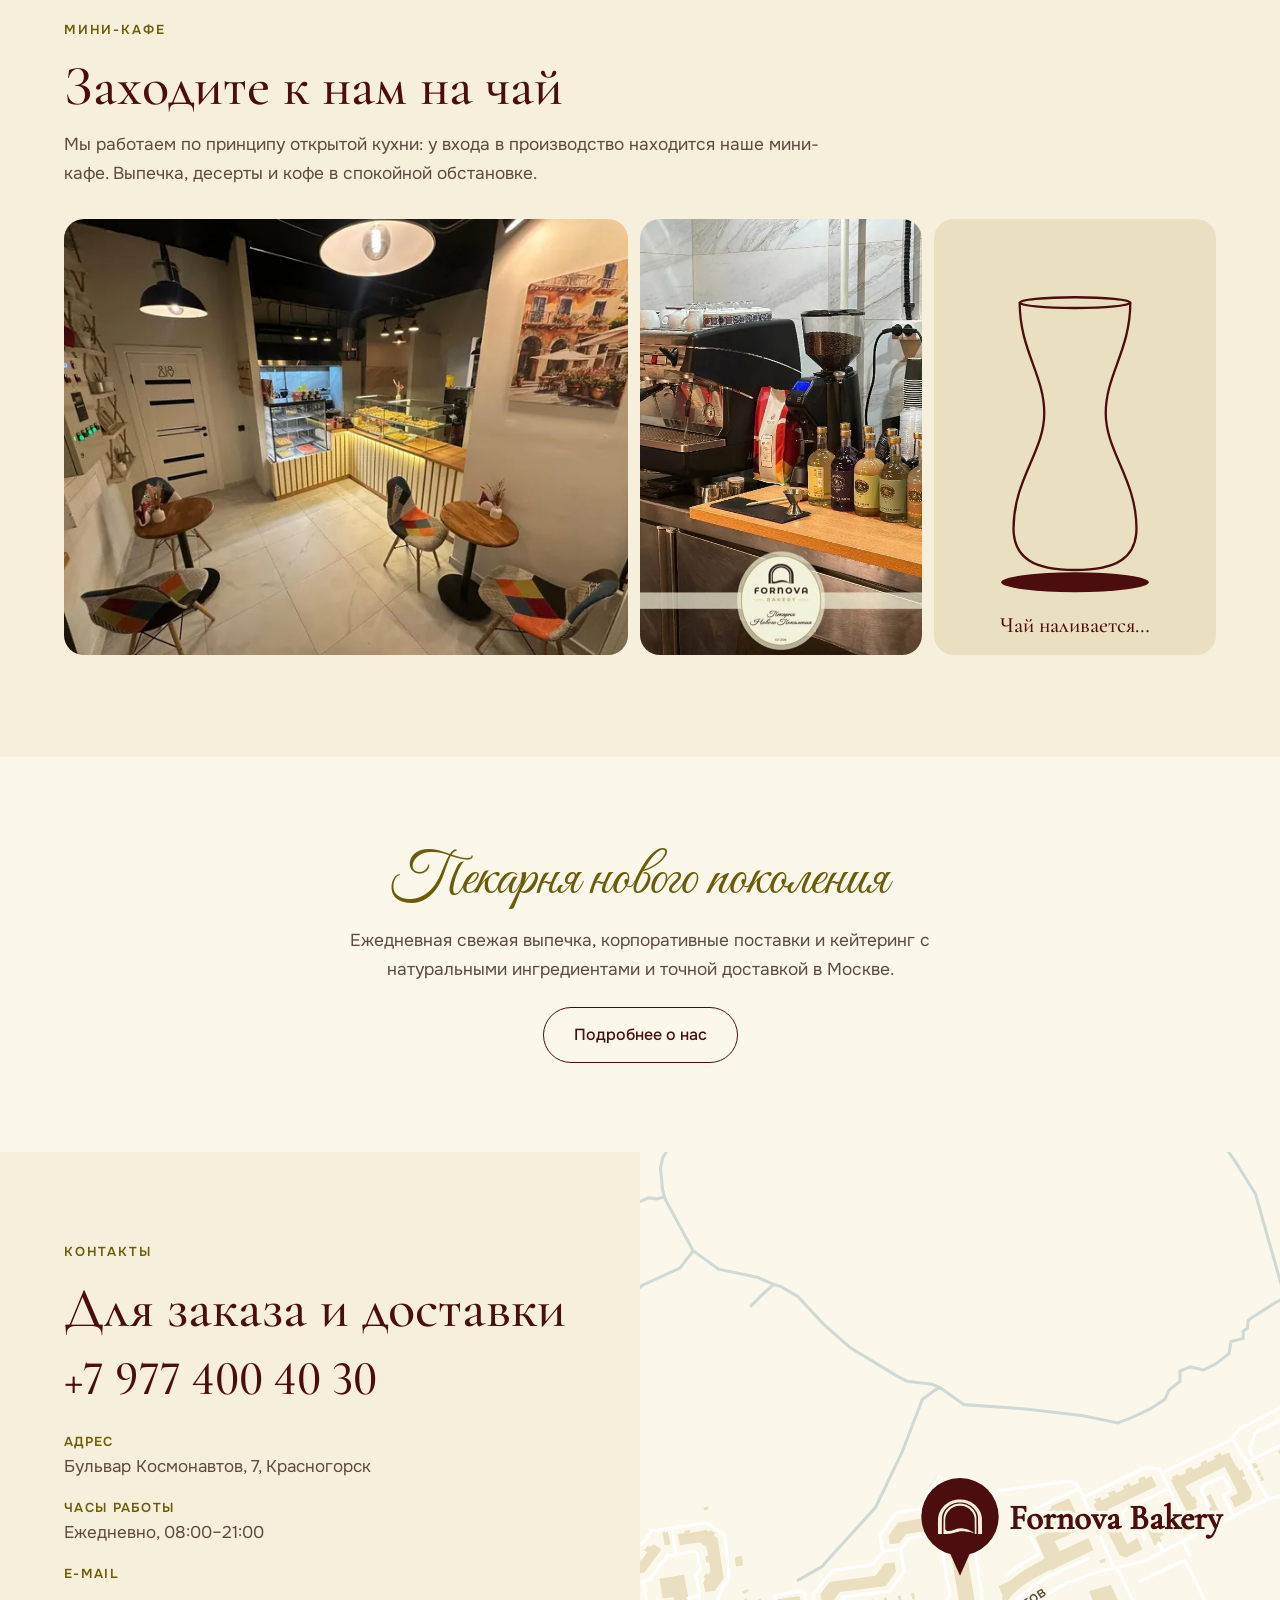
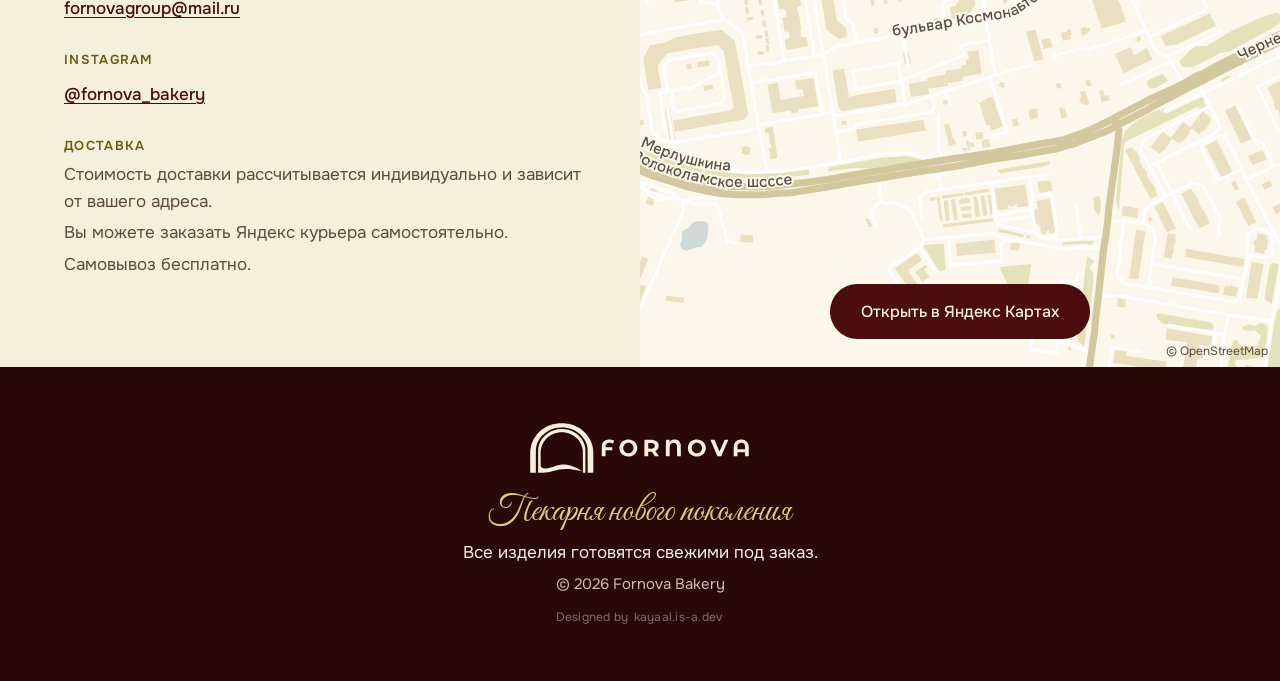
<file: ru/index.html>
<!doctype html>
<html lang="ru">
<head>
<meta charset="utf-8">
<meta name="viewport" content="width=device-width, initial-scale=1, viewport-fit=cover">
<title>Fornova Bakery — турецкая пекарня в Красногорске</title>
<meta name="description" content="Бёреки, симит, пахлава и турецкие десерты свежими под заказ. Доставка, самовывоз и мини-кафе с открытой кухней в Красногорске. +7 977 400 40 30">
<meta name="theme-color" content="#F5EFDB">
<meta name="robots" content="noindex">
<meta property="og:type" content="website">
<meta property="og:title" content="Fornova Bakery — турецкая пекарня в Красногорске">
<meta property="og:description" content="Бёреки, симит, пахлава и турецкие десерты свежими под заказ. Доставка, самовывоз и мини-кафе с открытой кухней в Красногорске. +7 977 400 40 30">
<meta property="og:locale" content="ru_RU">
<link rel="alternate" hreflang="ru" href="../ru/">
<link rel="alternate" hreflang="tr" href="../tr/">
<link rel="icon" href="../assets/favicon.svg" type="image/svg+xml">
<link rel="apple-touch-icon" href="../assets/logo-seal.png">
<style>html{background:#F5EFDB}</style>
<link rel="stylesheet" href="../assets/styles.css?v=mvvjiuje">
<script>document.documentElement.classList.add("js")</script>
<script>try{var v=JSON.parse(sessionStorage.getItem("fornova-veil"));sessionStorage.removeItem("fornova-veil");var h=document.documentElement;if(v&&v.to===h.lang&&Date.now()-v.t<5000){window.fornovaY=v.y;h.classList.add("veil-on")}}catch(e){}</script>
<script>try{var e=JSON.parse(sessionStorage.getItem("fornova-enter"));sessionStorage.removeItem("fornova-enter");var r=document.documentElement;if(e&&e.to===r.lang&&Date.now()-e.t<20000){r.style.setProperty("--sx",e.x+"px");r.style.setProperty("--sy",e.y+"px");r.style.setProperty("--sw",e.w+"px");r.classList.add("enter-on")}}catch(e){}</script>
<script type="application/ld+json">{"@context":"https://schema.org","@type":"Bakery","name":"Fornova Bakery","description":"Бёреки, симит, пахлава и турецкие десерты свежими под заказ. Доставка, самовывоз и мини-кафе с открытой кухней в Красногорске. +7 977 400 40 30","telephone":"+7 977 400 40 30","openingHours":"Mo-Su 08:00-21:00","email":"fornovagroup@mail.ru","servesCuisine":"Turkish","address":{"@type":"PostalAddress","streetAddress":"Бульвар Космонавтов, 7","addressLocality":"Krasnogorsk","addressCountry":"RU"},"sameAs":["https://www.instagram.com/fornova_bakery/","https://yandex.ru/maps/org/fornova_bakery/158809334810/"]}</script>
</head>
<body>
<div class="veil" data-veil aria-hidden="true"><i class="veil__disc"></i><div class="veil__mark"><img src="../assets/mark-cream.svg" alt=""><b>Русский</b></div></div>
<div class="enter" data-enter aria-hidden="true"><img src="../assets/seal-static.svg" alt=""></div>
<a class="skip" href="#menu">Меню</a>

<header class="nav" data-nav>
  <div class="nav__in">
    <a class="nav__brand" href="#top" aria-label="Fornova Bakery"><img src="../assets/lockup-maroon.svg" alt="Fornova Bakery" width="176" height="40"></a>
    <nav class="nav__links" aria-label="Меню">
      <a href="#menu">Меню</a>
      <a href="#cafe">Кафе</a>
      <a href="about/">О нас</a>
      <a href="#contact">Контакты</a>
    </nav>
    <div class="nav__side">
      <div class="langs" role="group" aria-label="Language">
        <span aria-current="true">RU</span>
        <a href="../tr/" hreflang="tr" lang="tr" aria-label="Türkçe">TR</a>
      </div>
      <a class="btn btn--solid btn--sm nav__call" href="tel:+79774004030">Позвонить</a>
      <details class="burger" data-burger>
        <summary aria-label="Меню"><i></i><i></i><i></i></summary>
        <nav aria-label="Меню">
          <a href="#menu">Меню</a>
      <a href="#cafe">Кафе</a>
      <a href="about/">О нас</a>
      <a href="#contact">Контакты</a>
        </nav>
      </details>
    </div>
  </div>
</header>

<main id="top">
  <section class="hero">
    <div class="hero__text">
      <div class="nazar" aria-hidden="true"><i></i><svg xmlns="http://www.w3.org/2000/svg" viewBox="0 -13 100 113"><circle cx="50" cy="-6" r="5" fill="none" stroke="#C5BA61" stroke-width="2.5"/><circle cx="50" cy="50" r="49" fill="#14398C" stroke="#C5BA61" stroke-width="2"/><circle cx="50" cy="50" r="31" fill="#FBF7EA"/><circle cx="50" cy="50" r="20" fill="#5FA8D8"/><circle cx="50" cy="50" r="10.5" fill="#101226"/><ellipse cx="29" cy="20" rx="12" ry="6" fill="#fff" opacity=".28" transform="rotate(-38 29 20)"/></svg></div>
      <p class="eyebrow">Турецкая пекарня · Красногорск</p>
      <h1>Турецкая выпечка, свежая под ваш заказ</h1>
      <p class="lead">Готовим бёреки, симит, пахлаву и молочные десерты под ваш заказ. Отправляем с доставкой или угощаем в мини-кафе у нашей открытой кухни.</p>
      <div class="actions">
        <a class="btn btn--solid" href="#menu">Смотреть меню</a>
        <a class="btn btn--line" href="tel:+79774004030">+7 977 400 40 30</a>
      </div>
      <p class="hero__note">Без минимального заказа · Самовывоз бесплатно</p>
    </div>
    <div class="hero__photos" data-slider>
      <div class="hero__track">
        <img src="../assets/img/hero-1.webp" srcset="../assets/img/hero-1-640.webp 640w, ../assets/img/hero-1.webp 960w" sizes="(max-width: 860px) 100vw, 50vw" alt="" width="960" height="1200" fetchpriority="high" draggable="false">
        <img src="../assets/img/hero-2.webp" srcset="../assets/img/hero-2-640.webp 640w, ../assets/img/hero-2.webp 960w" sizes="(max-width: 860px) 100vw, 50vw" alt="" width="960" height="1200" decoding="async" draggable="false">
        <img src="../assets/img/hero-3.webp" srcset="../assets/img/hero-3-640.webp 640w, ../assets/img/hero-3.webp 960w" sizes="(max-width: 860px) 100vw, 50vw" alt="" width="960" height="1200" decoding="async" draggable="false">
      </div>
      <div class="dots"><button type="button" aria-label="1" aria-current="true"></button><button type="button" aria-label="2"></button><button type="button" aria-label="3"></button></div>
    </div>
  </section>

  <section class="menu" id="menu" aria-labelledby="menu-title">
    <header class="section-head">
      <p class="eyebrow">Меню 2026</p>
      <h2 id="menu-title">Всё, что мы печём</h2>
      <p class="muted">Натуральные ингредиенты, ремесленный подход.</p>
    </header>

    <div class="menu__bar">
      <div class="menu__bar-in">
        <nav class="tabs" data-tabs aria-label="Всё, что мы печём">
          <i class="tabs__pill" data-pill aria-hidden="true"></i>
          <a href="#borek" class="is-active" aria-current="true">Бёреки</a>
          <a href="#simit">Симит и кольца</a>
          <a href="#pogaca">Пирожки</a>
          <a href="#baklava">Пахлава</a>
          <a href="#tatli">Десерты</a>
          <a href="#kurabiye">Печенье</a>
        </nav>
        <label class="search">
          <span class="sr">Поиск по меню</span>
          <svg viewBox="0 0 24 24" aria-hidden="true"><circle cx="11" cy="11" r="7"/><path d="m20 20-3.8-3.8"/></svg>
          <input type="search" placeholder="Найти в меню" data-search-input autocomplete="off" enterkeyhint="search">
        </label>
      </div>
    </div>

    <div class="cats">
      <section class="cat" id="borek" data-cat aria-labelledby="h-borek">
        <figure class="cat__photo"><img src="../assets/img/menu-borek.webp" srcset="../assets/img/menu-borek-640.webp 640w, ../assets/img/menu-borek.webp 1200w" sizes="(max-width: 860px) 100vw, 60vw" alt="Бёреки" width="1200" height="900" loading="lazy" decoding="async"></figure>
        <div class="cat__body">
          <h3 id="h-borek">Бёреки</h3>
          <ul class="rows">
<li class="row" data-search="Су бёрек Su Böreği">
            <span class="row__name">Су бёрек<em>нежный слоёный пирог</em></span>
            <span class="price">1 800 ₽<small>/кг</small></span>
          </li>
<li class="row" data-search="Кол бёрек с мясом Kol Böreği Kıymalı">
            <span class="row__name">Кол бёрек с мясом<em>слоёный рулет</em></span>
            <span class="price">1 800 ₽<small>/кг</small></span>
          </li>
<li class="row" data-search="Кол бёрек со шпинатом Kol Böreği Ispanaklı">
            <span class="row__name">Кол бёрек со шпинатом<em>слоёный рулет</em></span>
            <span class="price">1 800 ₽<small>/кг</small></span>
          </li>
<li class="row" data-search="Кол бёрек с картофелем Kol Böreği Patatesli">
            <span class="row__name">Кол бёрек с картофелем<em>слоёный рулет</em></span>
            <span class="price">1 600 ₽<small>/кг</small></span>
          </li>
<li class="row" data-search="Кол бёрек с сыром Kol Böreği Peynirli">
            <span class="row__name">Кол бёрек с сыром<em>слоёный рулет</em></span>
            <span class="price">1 600 ₽<small>/кг</small></span>
          </li>
          </ul>
        </div>
      </section>
      <section class="cat" id="simit" data-cat aria-labelledby="h-simit">
        <figure class="cat__photo"><img src="../assets/img/menu-simit.webp" srcset="../assets/img/menu-simit-640.webp 640w, ../assets/img/menu-simit.webp 1200w" sizes="(max-width: 860px) 100vw, 60vw" alt="Симит и кольца" width="1200" height="900" loading="lazy" decoding="async"></figure>
        <div class="cat__body">
          <h3 id="h-simit">Симит и кольца</h3>
          <ul class="rows">
<li class="row" data-search="Симит Simit">
            <span class="row__name">Симит</span>
            <span class="price">120 ₽<small>/шт</small></span>
          </li>
<li class="row" data-search="Симит с сыром Simit Kaşarlı">
            <span class="row__name">Симит с сыром</span>
            <span class="price">190 ₽<small>/шт</small></span>
          </li>
<li class="row" data-search="Кольцо без начинки Açma Sade">
            <span class="row__name">Кольцо без начинки</span>
            <span class="price">100 ₽<small>/шт</small></span>
          </li>
<li class="row" data-search="Кольцо с мясом Açma Kıymalı">
            <span class="row__name">Кольцо с мясом</span>
            <span class="price">130 ₽<small>/шт</small></span>
          </li>
<li class="row" data-search="Кольцо со шпинатом Açma Ispanaklı">
            <span class="row__name">Кольцо со шпинатом</span>
            <span class="price">130 ₽<small>/шт</small></span>
          </li>
<li class="row" data-search="Кольцо с оливками Açma Zeytinli">
            <span class="row__name">Кольцо с оливками</span>
            <span class="price">130 ₽<small>/шт</small></span>
          </li>
<li class="row" data-search="Кольцо с сыром Açma Peynirli">
            <span class="row__name">Кольцо с сыром</span>
            <span class="price">120 ₽<small>/шт</small></span>
          </li>
<li class="row" data-search="Кольцо с картофелем Açma Patatesli">
            <span class="row__name">Кольцо с картофелем</span>
            <span class="price">120 ₽<small>/шт</small></span>
          </li>
          </ul>
        </div>
      </section>
      <section class="cat" id="pogaca" data-cat aria-labelledby="h-pogaca">
        <figure class="cat__photo"><img src="../assets/img/menu-pogaca.webp" srcset="../assets/img/menu-pogaca-640.webp 640w, ../assets/img/menu-pogaca.webp 1200w" sizes="(max-width: 860px) 100vw, 60vw" alt="Пирожки" width="1200" height="900" loading="lazy" decoding="async"></figure>
        <div class="cat__body">
          <h3 id="h-pogaca">Пирожки</h3>
          <ul class="rows">
<li class="row" data-search="Пирожок без начинки Poğaça Sade">
            <span class="row__name">Пирожок без начинки</span>
            <span class="price">100 ₽<small>/шт</small></span>
          </li>
<li class="row" data-search="Пирожок с мясом Poğaça Kıymalı">
            <span class="row__name">Пирожок с мясом</span>
            <span class="price">130 ₽<small>/шт</small></span>
          </li>
<li class="row" data-search="Пирожок со шпинатом Poğaça Ispanaklı">
            <span class="row__name">Пирожок со шпинатом</span>
            <span class="price">130 ₽<small>/шт</small></span>
          </li>
<li class="row" data-search="Пирожок с кашаром Poğaça Kaşarlı">
            <span class="row__name">Пирожок с кашаром</span>
            <span class="price">130 ₽<small>/шт</small></span>
          </li>
<li class="row" data-search="Пирожок с оливками Poğaça Zeytinli">
            <span class="row__name">Пирожок с оливками</span>
            <span class="price">130 ₽<small>/шт</small></span>
          </li>
<li class="row" data-search="Пирожок с белым сыром Poğaça Peynirli">
            <span class="row__name">Пирожок с белым сыром</span>
            <span class="price">120 ₽<small>/шт</small></span>
          </li>
<li class="row" data-search="Пирожок с картофелем Poğaça Patatesli">
            <span class="row__name">Пирожок с картофелем</span>
            <span class="price">120 ₽<small>/шт</small></span>
          </li>
          </ul>
        </div>
      </section>
      <section class="cat" id="baklava" data-cat aria-labelledby="h-baklava">
        <figure class="cat__photo"><img src="../assets/img/menu-baklava.webp" srcset="../assets/img/menu-baklava-640.webp 640w, ../assets/img/menu-baklava.webp 1200w" sizes="(max-width: 860px) 100vw, 60vw" alt="Пахлава" width="1200" height="900" loading="lazy" decoding="async"></figure>
        <div class="cat__body">
          <h3 id="h-baklava">Пахлава</h3>
          <ul class="rows">
<li class="row" data-search="Сарма с фисташками Fıstıklı Sarma">
            <span class="row__name">Сарма с фисташками</span>
            <span class="price">3 500 ₽<small>/кг</small></span>
          </li>
<li class="row" data-search="Пахлава с фисташками Fıstıklı Baklava">
            <span class="row__name">Пахлава с фисташками</span>
            <span class="price">2 800 ₽<small>/кг</small></span>
          </li>
<li class="row" data-search="Пахлава с грецким орехом Cevizli Baklava">
            <span class="row__name">Пахлава с грецким орехом</span>
            <span class="price">1 850 ₽<small>/кг</small></span>
          </li>
<li class="row" data-search="Молочная пахлава Soğuk Baklava">
            <span class="row__name">Молочная пахлава</span>
            <span class="price">2 900 ₽<small>/кг</small></span>
          </li>
<li class="row" data-search="Хавуч дилими Havuç Dilimi">
            <span class="row__name">Хавуч дилими<em>пахлава-клинышек с фисташкой</em></span>
            <span class="price">2 800 ₽<small>/кг</small></span>
          </li>
<li class="row" data-search="Шёбиет Şöbiyet">
            <span class="row__name">Шёбиет<em>слоёные треугольники с кремом</em></span>
            <span class="price">2 800 ₽<small>/кг</small></span>
          </li>
<li class="row" data-search="Мидие пахлава Midye Baklava">
            <span class="row__name">Мидие пахлава<em>пахлава в форме ракушки</em></span>
            <span class="price">2 800 ₽<small>/кг</small></span>
          </li>
<li class="row" data-search="Кадаиф с фисташками Fıstıklı Kadayıf">
            <span class="row__name">Кадаиф с фисташками</span>
            <span class="price">2 800 ₽<small>/кг</small></span>
          </li>
<li class="row" data-search="Кадаиф с грецким орехом Cevizli Kadayıf">
            <span class="row__name">Кадаиф с грецким орехом</span>
            <span class="price">1 850 ₽<small>/кг</small></span>
          </li>
<li class="row" data-search="Лаз бёрек Laz Böreği">
            <span class="row__name">Лаз бёрек<em>слоёный пирог с заварным кремом</em></span>
            <span class="price">2 500 ₽<small>/кг</small></span>
          </li>
          </ul>
        </div>
      </section>
      <section class="cat" id="tatli" data-cat aria-labelledby="h-tatli">
        <figure class="cat__photo"><img src="../assets/img/menu-tatli.webp" srcset="../assets/img/menu-tatli-640.webp 640w, ../assets/img/menu-tatli.webp 1200w" sizes="(max-width: 860px) 100vw, 60vw" alt="Десерты" width="1200" height="900" loading="lazy" decoding="async"></figure>
        <div class="cat__body">
          <h3 id="h-tatli">Десерты</h3>
          <ul class="rows">
<li class="row" data-search="Профитроли Profiterol">
            <span class="row__name">Профитроли<em>450 г</em></span>
            <span class="price">450 ₽<small>/шт</small></span>
          </li>
<li class="row" data-search="Супангле Supangle">
            <span class="row__name">Супангле<em>шоколадный пудинг · 200 г</em></span>
            <span class="price">370 ₽<small>/шт</small></span>
          </li>
<li class="row" data-search="Запечённый сютлач Fırın Sütlaç">
            <span class="row__name">Запечённый сютлач<em>рисовый пудинг из печи · 200 г</em></span>
            <span class="price">380 ₽<small>/шт</small></span>
          </li>
<li class="row" data-search="Трилече Trileçe">
            <span class="row__name">Трилече<em>бисквит в трёх видах молока · противень, 18 кусков</em></span>
            <span class="price">4 500 ₽</span>
          </li>
<li class="row" data-search="Эклеры Ekler">
            <span class="row__name">Эклеры<em>120 г</em></span>
            <span class="price">250 ₽<small>/шт</small></span>
          </li>
<li class="row" data-search="Мини-эклеры Mini Ekler">
            <span class="row__name">Мини-эклеры</span>
            <span class="price">2 000 ₽<small>/кг</small></span>
          </li>
<li class="row" data-search="Десерт из тыквы Kabak Tatlısı">
            <span class="row__name">Десерт из тыквы<em>250 г</em></span>
            <span class="price">500 ₽<small>/шт</small></span>
          </li>
<li class="row" data-search="Халва из манки İrmik Helvası">
            <span class="row__name">Халва из манки</span>
            <span class="price price--text">Под заказ</span>
          </li>
          </ul>
        </div>
      </section>
      <section class="cat" id="kurabiye" data-cat aria-labelledby="h-kurabiye">
        <figure class="cat__photo"><img src="../assets/img/menu-kurabiye.webp" srcset="../assets/img/menu-kurabiye-640.webp 640w, ../assets/img/menu-kurabiye.webp 1200w" sizes="(max-width: 860px) 100vw, 60vw" alt="Печенье" width="1200" height="900" loading="lazy" decoding="async"></figure>
        <div class="cat__body">
          <h3 id="h-kurabiye">Печенье</h3>
          <ul class="rows">
<li class="row" data-search="Ассорти сладкого печенья Karışık Tatlı Kurabiye">
            <span class="row__name">Ассорти сладкого печенья</span>
            <span class="price">1 800 ₽<small>/кг</small></span>
          </li>
<li class="row" data-search="Ассорти солёного печенья Karışık Tuzlu Kurabiye">
            <span class="row__name">Ассорти солёного печенья</span>
            <span class="price">1 600 ₽<small>/кг</small></span>
          </li>
<li class="row" data-search="Печенье с финиками Hurmalı Kurabiye">
            <span class="row__name">Печенье с финиками</span>
            <span class="price">2 100 ₽<small>/кг</small></span>
          </li>
<li class="row" data-search="Печенье с вишней Vişneli Kurabiye">
            <span class="row__name">Печенье с вишней</span>
            <span class="price">2 100 ₽<small>/кг</small></span>
          </li>
<li class="row" data-search="Печенье с фисташками Fıstıklı Kurabiye">
            <span class="row__name">Печенье с фисташками</span>
            <span class="price">2 100 ₽<small>/кг</small></span>
          </li>
<li class="row" data-search="Печенье с фундуком Fındıklı Kurabiye">
            <span class="row__name">Печенье с фундуком</span>
            <span class="price">2 100 ₽<small>/кг</small></span>
          </li>
<li class="row" data-search="Экзотическое печенье с инжиром İncirli Egzotik Kurabiye">
            <span class="row__name">Экзотическое печенье с инжиром</span>
            <span class="price">2 100 ₽<small>/кг</small></span>
          </li>
<li class="row" data-search="Кандиль симиди Kandil Simidi">
            <span class="row__name">Кандиль симиди<em>маленькие хрустящие кольца</em></span>
            <span class="price">1 800 ₽<small>/кг</small></span>
          </li>
          </ul>
        </div>
      </section>
    </div>
    <p class="menu__empty" data-empty hidden>Ничего не нашлось. Позвоните нам, и мы подскажем. <a href="tel:+79774004030">+7 977 400 40 30</a></p>
    <div class="menu__cta"><a class="btn btn--solid" href="tel:+79774004030">Заказать по телефону: <span class="nowrap">+7 977 400 40 30</span></a></div>
  </section>

  <section class="cafe" id="cafe" aria-labelledby="cafe-title">
    <header class="section-head">
      <p class="eyebrow">Мини-кафе</p>
      <h2 id="cafe-title">Заходите к нам на чай</h2>
      <p class="lead">Мы работаем по принципу открытой кухни: у входа в производство находится наше мини-кафе. Выпечка, десерты и кофе в спокойной обстановке.</p>
    </header>
    <div class="cafe__grid">
      <figure class="cafe__a reveal"><img src="../assets/img/cafe.webp" srcset="../assets/img/cafe-640.webp 640w, ../assets/img/cafe.webp 1200w" sizes="(max-width: 860px) 100vw, 50vw" alt="Интерьер мини-кафе Fornova" width="1200" height="900" loading="lazy" decoding="async"></figure>
      <figure class="reveal"><img src="../assets/img/bar.webp" srcset="../assets/img/bar-640.webp 640w, ../assets/img/bar.webp 676w" sizes="(max-width: 860px) 50vw, 25vw" alt="Кофейная стойка Fornova" width="676" height="845" loading="lazy" decoding="async"></figure>
      <div class="cafe__tea reveal" data-tea-card>
        <svg class="glass" viewBox="60 0 200 480" aria-hidden="true">
      <defs>
        <clipPath id="glass-in"><path d="M92 92C92 150 124 182 124 232C124 282 84 318 84 382C84 416 108 432 160 432C212 432 236 416 236 382C236 318 196 282 196 232C196 182 228 150 228 92Z"/></clipPath>
        <linearGradient id="tea" x1="0" y1="0" x2="0" y2="1"><stop offset="0" stop-color="#c8641f"/><stop offset=".5" stop-color="#9c3d16"/><stop offset="1" stop-color="#5e1c0c"/></linearGradient>
      </defs>
      <g class="glass__steam"><path d="M138 70C126 54 150 40 138 22"/><path d="M182 70C170 54 194 40 182 22"/></g>
      <g clip-path="url(#glass-in)"><g data-tea><path class="glass__wave" fill="url(#tea)" d="M-160 0Q-120 -7 -80 0T0 0T80 0T160 0T240 0T320 0T400 0T480 0V460H-160Z"/></g></g>
      <path class="glass__body" d="M88 88C88 150 120 182 120 232C120 282 80 318 80 382C80 420 106 436 160 436C214 436 240 420 240 382C240 318 200 282 200 232C200 182 232 150 232 88"/>
      <ellipse class="glass__rim" cx="160" cy="88" rx="72" ry="7"/>
      <ellipse class="glass__saucer" cx="160" cy="452" rx="96" ry="13"/>
    </svg>
        <p data-tea-cue data-done="Чай готов, ждём вас">Чай наливается…</p>
      </div>
    </div>
  </section>

  <section class="teaser" aria-label="О нас">
    <p class="script">Пекарня нового поколения</p>
    <p class="lead">Ежедневная свежая выпечка, корпоративные поставки и кейтеринг с натуральными ингредиентами и точной доставкой в Москве.</p>
    <a class="btn btn--line" href="about/">Подробнее о нас</a>
  </section>

  <section class="contact" id="contact" aria-labelledby="contact-title">
    <div class="contact__text">
      <p class="eyebrow">Контакты</p>
      <h2 id="contact-title">Для заказа и доставки</h2>
      <a class="contact__phone" href="tel:+79774004030">+7 977 400 40 30</a>
      <dl class="info">
        <div><dt>Адрес</dt><dd>Бульвар Космонавтов, 7, Красногорск</dd></div>
        <div><dt>Часы работы</dt><dd>Ежедневно, 08:00–21:00</dd></div>
        <div><dt>E-mail</dt><dd><a href="mailto:fornovagroup@mail.ru">fornovagroup@mail.ru</a></dd></div>
        <div><dt>Instagram</dt><dd><a href="https://www.instagram.com/fornova_bakery/" target="_blank" rel="noopener">@fornova_bakery</a></dd></div>
        <div><dt>Доставка</dt><dd><ul><li>Стоимость доставки рассчитывается индивидуально и зависит от вашего адреса.</li><li>Вы можете заказать Яндекс курьера самостоятельно.</li><li>Самовывоз бесплатно.</li></ul></dd></div>
      </dl>
    </div>
    <figure class="map" role="img" aria-label="Бульвар Космонавтов, 7, Красногорск">
      <svg viewBox="0 0 1000 800" preserveAspectRatio="xMidYMid slice" aria-hidden="true">
        <defs><path id="st0" d="M56 509L64 516L73 524L97 544L110 553L121 561L133 570L158 585L173 594L188 601L202 607L218 612L233 616L251 620L267 623L283 623L297 623L313 623L328 621L348 619L370 616L386 613L398 611L483 597"/><path id="st1" d="M366 493L379 485L398 482L444 474L486 467L510 463L526 460L547 457L556 454L560 451L594 429L596 428L605 423L608 422L620 418L626 415L645 410L651 408"/><path id="st2" d="M81 509L86 514L94 521L121 543L123 545L146 561L166 572L180 581L196 588L218 596L227 599L239 602L253 605L266 607L291 609L302 609L310 608"/><path id="st3" d="M722 527L734 521L736 520L755 510L791 492L808 484L862 459L878 451L935 421L942 418L949 413"/></defs><path class="m-green" d="M686 527L693 526L704 519L703 517L699 512L684 519L684 523L686 527ZM723 506L730 505L736 502L755 492L765 490L804 469L814 462L823 460L823 452L820 449L814 454L811 452L793 458L767 470L742 485L732 485L726 489L715 500L718 505L723 506ZM896 465L895 463L893 460L892 459L891 459L890 459L890 460L889 461L889 462L891 468L896 465ZM908 458L906 455L904 454L902 453L901 454L900 455L899 456L898 457L899 458L901 462L908 458ZM911 446L909 447L900 447L892 451L889 450L888 448L983 400L984 400L985 401L985 401L986 402L986 404L982 407L911 446ZM983 407L986 405L987 407L987 409L986 410L986 410L985 411L983 407ZM847 444L847 439L845 438L842 438L840 440L834 443L830 446L834 452L842 449L847 444ZM946 847L948 846L950 847L951 848L953 849L953 851L954 853L953 855L952 856L951 857L949 858L947 858L945 858L944 857L943 856L942 854L942 852L942 850L943 849L944 847L946 847ZM779 845L781 827L754 823L752 832L753 835L754 837L756 838L764 838L769 839L771 839L779 845ZM871 937L977 952L982 948L987 943L988 939L987 932L988 928L992 922L991 904L996 890L997 875L998 867L998 863L997 856L997 848L996 847L1000 840L1000 833L999 830L1004 824L1002 821L995 823L992 822L986 817L982 816L977 810L959 805L939 803L928 800L913 798L907 796L907 781L905 778L902 765L891 764L889 771L892 774L898 776L901 779L903 782L903 789L901 796L893 803L887 813L883 827L883 839L937 848L945 842L948 842L952 843L954 846L956 852L956 855L950 861L947 861L943 860L938 854L883 846L839 836L806 831L805 839L797 837L794 835L787 833L785 848L791 847L805 853L810 848L820 848L831 848L833 846L837 846L842 851L849 853L856 854L858 857L858 864L856 871L852 873L845 871L837 871L826 869L822 871L820 874L820 876L818 883L819 894L821 897L835 897L839 898L844 903L847 904L850 902L857 905L864 906L867 908L877 910L884 907L881 917L877 924L872 930L871 937ZM801 808L809 754L810 751L811 745L813 743L815 742L817 742L820 743L821 744L822 748L813 810L801 808ZM752 871L725 867L720 872L719 874L719 877L725 885L723 889L727 892L730 892L731 890L736 888L736 885L734 883L732 878L735 872L749 873L752 871ZM792 792L794 791L797 786L801 776L802 760L800 758L795 757L790 760L783 758L778 760L777 762L779 764L784 765L789 764L793 767L795 769L795 771L791 781L789 783L787 783L783 780L775 779L772 774L770 773L768 775L763 798L764 800L774 804L773 801L770 797L770 794L773 793L783 793L785 792L792 792ZM692 857L694 849L693 842L694 838L698 837L704 840L705 847L709 846L712 827L708 829L704 828L701 817L698 815L691 814L687 816L686 823L683 822L679 841L679 849L684 855L682 866L679 868L668 864L665 866L657 863L650 865L643 863L636 862L632 864L631 870L679 875L696 889L709 889L715 887L709 877L709 870L706 868L702 869L700 872L697 873L695 870L695 862L688 862L689 859L692 857ZM806 738L813 699L808 698L806 699L804 700L799 732L800 734L806 738ZM747 822L725 819L726 822L733 829L738 829L740 830L741 835L744 836L747 829L747 822ZM636 651L638 648L638 643L638 636L636 632L631 634L631 638L632 646L636 651ZM624 761L629 733L631 717L631 709L627 702L632 696L625 692L624 697L622 712L621 722L617 744L617 760L615 772L616 775L622 780L624 761ZM564 739L557 735L555 730L553 727L549 724L546 721L546 717L544 713L542 709L540 705L539 702L549 701L570 699L564 739ZM588 598L588 601L579 604L552 608L540 610L537 607L545 605L588 598ZM62 490L62 486L59 483L57 480L53 477L50 475L46 476L46 480L48 483L60 492L62 490ZM290 592L290 592L291 592L292 591L292 591L293 591L294 590L294 589L294 589L294 588L294 587L294 586L294 586L294 585L293 584L292 584L292 584L291 583L290 583L290 583L289 583L288 584L287 584L287 584L286 585L286 586L286 586L286 587L286 588L286 589L286 589L286 590L287 591L287 591L288 591L289 592L290 592ZM-171 498L-167 491L-157 488L-112 488L-72 485L-64 490L-46 499L-26 513L-27 524L-29 531L-37 535L-45 532L-52 526L-59 517L-73 515L-76 523L-79 529L-90 532L-106 527L-115 520L-121 521L-139 519L-148 517L-159 514L-165 512L-170 505L-171 498ZM466 700L456 707L463 716L470 712L465 704L468 702L466 700ZM484 679L466 680L465 681L464 682L465 683L479 705L481 706L482 706L483 705L485 705L486 703L486 702L484 679ZM12 413L35 412L37 412L38 412L40 413L44 416L45 417L44 417L43 418L42 418L39 417L37 417L16 418L12 413ZM312 585L314 596L321 595L316 564L308 566L309 570L312 570L315 585L312 585ZM1053 609L1058 613L1059 614L1064 616L1068 617L1070 617L1062 610L1057 605L1053 609ZM605 677L631 676L631 678L630 679L629 680L626 681L626 679L600 680L601 677L605 677ZM659 577L662 569L667 564L674 558L685 552L696 547L698 549L699 546L701 549L703 551L738 535L740 541L734 544L664 578L661 581L656 647L655 644L653 636L659 577ZM920 734L922 724L919 726L917 730L915 731L916 725L919 721L914 716L918 716L924 717L923 722L925 723L928 721L934 719L935 722L938 725L936 731L929 732L929 735L924 734L922 735L920 734ZM464 597L456 595L447 593L435 594L421 595L371 604L371 608L394 605L412 605L464 597ZM351 606L329 609L322 610L305 610L290 611L256 607L236 603L216 597L197 590L174 579L146 563L125 549L97 526L89 520L86 519L84 520L84 523L86 526L100 538L123 555L149 572L173 586L191 594L212 602L231 607L252 612L268 614L311 615L329 614L352 611L351 606ZM1008 498L1001 499L979 525L1046 583L1072 553L1008 498ZM1078 549L1095 528L1096 525L1095 520L1092 517L1065 494L1043 520L1078 549ZM1093 559L1096 561L1097 563L1095 565L1072 598L1070 598L1067 598L1056 590L1055 588L1055 585L1056 582L1080 554L1086 554L1065 578L1072 584L1093 559ZM1038 491L1047 481L1048 481L1051 481L1058 487L1058 488L1057 489L1049 500L1038 491ZM942 514L964 533L968 529L952 516L942 514ZM1114 730L1120 730L1125 726L1127 719L1115 718L1114 730ZM868 776L860 773L855 769L853 760L853 754L859 754L895 760L890 762L871 759L869 769L870 773L868 776ZM702 758L698 757L695 754L693 750L694 747L744 756L747 757L749 760L748 764L702 758ZM1016 619L1016 620L1017 621L1018 621L1020 620L1019 619L1019 618L1017 619L1016 619Z"/><path class="m-water" d="M926 342L921 333L920 330L922 326L926 324L929 324L932 328L935 334L937 338L937 342L934 344L930 345L926 342ZM227 684L225 680L227 676L227 672L227 668L230 665L233 664L238 658L242 657L250 657L253 660L253 664L252 672L251 676L249 679L246 682L239 683L235 685L232 686L228 685L227 684Z"/><path class="m-river" d="M-102 -346L-99 -341L-99 -332L-112 -318L-119 -299L-105 -276L-93 -253L-44 -222L-42 -181L49 -146L63 -131L70 -119L76 -118M790 -259L805 -264L829 -264L859 -252L968 -203L1004 -161L1029 -132L1053 -105L1065 -90M1065 -90L1100 -58L1107 -53L1122 -45L1128 -40L1137 -24M649 -112L656 -110L665 -105L677 -95L689 -88L696 -81L703 -70L719 -60L730 -55L739 -44L746 -25L770 9L790 41L817 136L820 143M480 231L504 248L562 252L588 255L621 259L655 266L668 261L687 252L701 243L705 234L716 225L716 215L726 211L739 214L751 208L764 198L766 186L778 183L778 180L778 176L782 173L783 165L792 159L800 154L811 147L820 143L832 139L851 133L869 128L900 126L908 123L916 114L921 106L938 98L957 106L988 115L1015 122L1021 121L1030 109L1040 97L1045 87L1053 80L1060 71L1075 68L1081 65L1096 44L1110 34L1115 8L1117 -6L1122 -14L1137 -24L1153 -27M76 -118L103 -107M-147 57L-107 37L-88 15L-83 11L-62 -8L-20 -27L9 -74L50 -116L70 -119M-35 131L-13 124L100 96L107 87L111 80L134 78L170 56L194 45L202 46L210 44M133 171L188 131L225 114L238 97M367 404L417 349L443 295L463 243L475 234L480 231M340 421L366 406M993 397L1071 357M985 402L993 397M948 422L985 402M366 406L367 404M103 -107L115 -102L135 -85L148 -69L151 -69L162 -66L194 -82L208 -81L214 -73L216 -48L219 -39L228 -37L240 -39L247 -36L248 -29L244 -22L214 -4L208 6L206 16L208 37L210 44L211 47L238 97L263 115L301 123L317 130L324 132L341 142L366 169L392 192L440 221L448 225L473 228L475 229L480 231M294 152L297 149M297 149L305 141L317 130"/><path class="m-buildings" d="M958 643L967 639L966 637L968 635L971 634L972 636L981 632L980 630L982 629L985 627L986 629L990 627L997 641L998 641L1001 646L1000 646L1004 655L1005 654L1007 659L1007 660L1011 668L1012 668L1014 672L1012 673L1018 685L1014 688L1015 690L1008 693L1007 692L1000 696L1000 697L995 699L995 698L991 700L987 693L991 691L990 689L993 688L995 687L996 688L1006 683L1007 683L1005 677L1003 678L1002 676L1001 673L1003 672L999 663L997 664L996 662L995 659L996 659L992 650L991 651L989 648L988 646L990 645L986 638L975 644L976 645L971 647L970 646L961 650L962 652L957 654L957 653L952 655L948 648L953 645L952 644L955 643L957 642L958 643ZM958 608L950 612L947 607L946 607L945 605L943 602L946 601L941 593L940 593L939 591L938 589L939 588L935 579L933 580L932 577L931 575L932 574L929 568L918 573L919 574L914 577L913 575L904 580L905 581L900 584L899 582L894 585L891 577L895 575L895 573L897 572L899 571L900 572L909 568L908 566L910 565L913 564L914 566L923 561L922 559L925 558L927 557L928 559L933 557L958 608ZM752 577L767 608L757 614L741 583L752 577ZM647 812L657 814L655 830L657 830L657 835L654 835L652 850L642 848L647 812ZM968 351L984 381L998 374L982 344L968 351ZM786 697L781 732L792 733L798 699L786 697ZM948 757L953 758L953 757L956 758L956 757L959 757L961 758L961 758L963 759L963 760L969 761L969 760L972 760L972 759L974 760L977 760L977 761L979 761L979 763L982 764L981 772L982 773L981 777L983 777L982 780L982 783L981 783L980 787L979 787L978 787L968 786L971 769L964 768L964 769L953 768L953 766L941 765L939 782L931 781L931 780L930 780L931 776L929 775L930 773L930 770L931 770L932 766L933 766L934 762L935 763L936 761L934 761L935 757L937 757L937 755L940 755L940 754L942 755L945 755L945 756L948 756L948 757ZM722 684L779 694L778 702L721 692L722 684ZM933 472L918 488L945 512L960 496L933 472ZM943 442L947 450L978 433L973 424L943 442ZM760 548L771 543L787 576L776 581L760 548ZM691 643L703 668L712 664L699 638L691 643ZM738 646L739 646L744 655L743 655L745 659L735 664L717 630L727 625L729 629L730 629L735 638L734 638L738 646ZM669 644L675 644L674 654L659 651L660 642L666 643L666 642L669 643L669 644ZM673 588L677 596L676 597L680 606L681 605L684 610L683 610L687 619L688 619L693 627L692 627L694 632L687 635L662 587L669 584L671 588L673 588ZM711 675L712 675L711 680L710 680L709 684L710 684L709 689L708 689L708 694L700 692L704 669L712 670L711 675ZM809 541L802 527L803 526L802 525L835 510L866 495L866 496L868 496L890 542L881 547L878 540L876 541L875 538L873 535L875 534L869 522L868 523L866 519L865 516L866 516L863 509L862 508L856 511L856 512L854 513L854 514L852 515L852 516L848 518L847 517L846 518L844 519L844 518L841 519L841 518L839 519L837 519L838 521L835 522L836 523L833 524L833 525L829 527L829 526L827 527L826 528L825 527L823 528L822 527L815 530L816 532L819 537L825 549L831 562L821 566L817 558L816 559L813 553L814 552L812 547L810 548L808 542L809 541ZM745 559L746 560L739 569L738 568L735 572L728 566L725 569L726 570L719 579L718 578L716 581L708 576L706 579L706 580L700 588L699 588L696 591L687 584L699 569L707 575L719 559L726 565L738 549L747 556L745 559ZM904 668L908 676L910 675L912 677L913 680L911 681L913 684L913 684L919 686L920 684L922 685L924 686L924 688L932 691L933 689L935 690L938 691L937 693L944 695L944 693L947 694L949 694L948 696L954 698L951 705L946 704L945 705L941 703L941 702L935 700L934 701L929 700L930 698L921 695L921 697L916 695L916 694L911 692L910 692L907 691L906 688L905 689L903 684L902 685L899 680L901 680L897 671L895 672L893 667L894 666L891 661L899 657L902 663L904 661L905 664L907 667L904 668ZM783 593L797 587L801 596L787 602L783 593ZM673 665L666 713L675 714L682 667L673 665ZM869 617L868 618L865 613L866 612L861 603L860 604L858 599L859 598L857 594L865 590L867 594L869 593L870 595L871 598L869 599L874 608L876 607L877 610L878 612L877 613L882 623L883 622L884 625L886 627L884 628L887 633L879 637L876 632L875 632L872 628L874 627L869 617ZM581 865L579 881L568 880L572 847L583 848L582 855L584 855L583 865L581 865ZM733 792L731 803L779 810L781 798L790 800L790 801L795 802L794 809L789 808L787 821L717 811L723 776L702 773L703 762L748 770L746 780L735 778L734 786L739 787L738 792L733 792ZM799 685L799 689L789 687L790 680L788 680L789 675L791 676L792 669L802 671L801 675L803 675L801 685L799 685ZM765 721L765 720L768 720L767 721L773 722L771 731L758 729L760 720L765 721ZM992 437L968 466L975 472L1000 443L992 437ZM962 672L979 664L985 675L968 683L962 672ZM709 712L755 720L754 728L707 720L709 712ZM950 465L944 472L963 487L969 480L950 465ZM652 783L664 784L663 789L703 795L702 804L650 796L652 783ZM812 853L855 859L854 869L811 863L812 853ZM887 711L884 729L893 730L896 712L887 711ZM837 661L834 678L862 682L863 675L842 672L844 662L837 661ZM848 644L855 664L862 661L856 642L848 644ZM857 790L857 788L867 789L866 791L883 794L883 797L887 797L886 802L882 801L881 804L845 798L846 794L848 794L849 788L857 790ZM877 738L894 741L892 750L876 747L877 738ZM197 624L195 628L194 631L193 635L199 637L200 634L201 630L203 627L197 624ZM905 624L914 642L931 634L922 616L905 624ZM218 558L275 548L278 545L272 514L268 489L262 484L236 488L213 492L203 504L207 526L202 527L194 528L189 497L196 484L210 482L219 477L234 474L266 469L279 480L285 512L292 552L288 557L220 569L218 558ZM1026 277L1034 288L1031 290L1030 289L1026 292L1020 283L1024 280L1023 279L1026 277ZM967 392L963 384L967 382L964 375L969 372L971 376L976 373L982 384L980 385L976 379L968 384L971 389L967 392ZM909 461L903 465L901 462L908 458L911 456L910 455L912 453L914 452L915 454L917 453L918 455L932 447L937 456L913 469L909 461ZM999 410L1007 405L1011 413L1010 414L1003 418L999 410ZM1003 418L1002 418L1011 434L1019 430L1010 414L1003 418ZM942 327L949 323L952 328L946 332L942 327ZM939 304L931 291L936 288L944 300L939 304ZM954 287L957 291L951 295L946 288L951 285L950 283L955 279L959 284L954 287ZM954 319L960 315L961 317L962 316L962 318L961 318L963 321L957 324L954 319ZM975 311L977 309L979 313L977 314L977 314L973 317L972 316L971 317L969 313L970 313L969 310L973 307L975 311ZM982 275L988 270L984 263L977 267L982 275ZM1003 296L1001 297L996 289L1002 285L1004 289L1004 289L1008 295L1004 298L1003 296ZM952 268L958 265L961 271L956 274L952 268ZM897 360L906 358L905 351L896 353L897 360ZM1014 345L1019 342L1019 342L1020 342L1022 345L1021 346L1023 349L1018 352L1014 345ZM1036 341L1039 346L1032 350L1028 342L1026 343L1024 340L1034 335L1037 340L1036 341ZM1001 354L1001 354L1007 351L1009 355L1007 356L1009 361L1003 364L998 356L1001 354ZM961 390L957 384L951 387L955 394L961 390ZM939 389L937 385L935 386L933 382L935 380L935 380L940 378L944 387L939 389ZM907 376L907 373L911 372L911 375L912 374L914 379L907 381L906 376L907 376ZM893 400L893 390L901 389L902 400L893 400ZM756 518L764 514L765 516L762 517L762 517L757 520L756 518ZM845 408L852 406L849 397L855 395L859 406L861 405L863 409L859 410L859 411L858 412L855 413L855 415L854 415L852 416L851 414L847 415L845 408ZM897 417L895 414L899 411L901 415L897 417ZM565 471L574 469L582 498L573 500L565 471ZM619 535L618 530L623 529L627 542L622 543L621 541L619 542L617 536L619 535ZM551 557L556 556L558 563L552 564L551 557ZM488 576L484 562L489 561L493 575L488 576ZM618 468L623 466L624 468L627 467L628 470L625 471L625 473L620 475L618 468ZM503 574L507 573L506 568L502 569L503 574ZM542 564L531 568L529 562L526 563L519 541L527 536L532 535L542 564ZM575 546L567 548L569 557L577 555L575 546ZM623 519L627 518L629 524L625 525L623 519ZM488 576L494 575L496 581L489 583L488 576ZM516 577L515 570L522 569L523 576L516 577ZM603 546L601 547L600 545L597 546L600 556L605 555L603 546ZM599 472L605 471L605 469L608 468L610 474L608 475L609 478L601 480L599 472ZM638 535L636 529L640 528L642 534L646 533L647 538L639 540L638 535L638 535ZM121 451L111 461L107 457L116 447L119 449L121 451ZM45 445L57 428L69 436L56 453L45 445ZM807 643L815 639L818 646L810 650L807 643ZM870 768L872 761L887 763L886 770L870 768ZM820 804L821 797L826 797L825 801L830 801L829 806L820 804ZM796 621L804 617L807 622L799 626L796 621ZM814 826L837 829L838 820L816 816L814 826ZM771 638L779 634L791 658L783 662L771 638ZM865 696L866 688L882 690L881 698L865 696ZM789 851L799 853L795 880L785 879L789 851ZM647 894L648 886L654 886L653 895L647 894ZM735 881L752 884L753 875L736 873L735 881ZM754 852L757 852L756 853L771 855L769 864L737 859L739 851L754 853L754 852ZM843 916L844 908L865 911L864 919L843 916ZM719 858L721 858L720 863L718 862L718 866L709 864L714 822L724 824L719 858ZM829 759L830 757L830 758L831 756L839 760L838 761L839 761L839 762L839 762L839 763L839 763L839 764L839 764L838 765L838 765L837 765L837 765L836 765L828 761L829 759L829 759ZM663 734L655 732L655 733L654 741L662 742L663 734ZM734 544L740 541L742 544L735 547L734 544ZM167 749L179 720L184 721L185 719L192 721L178 754L167 749ZM180 711L188 692L194 694L186 714L180 711ZM497 691L496 679L534 675L535 688L497 691ZM211 735L212 730L229 732L229 737L211 735ZM285 670L297 671L297 678L284 677L285 670ZM623 907L620 914L682 924L690 923L709 909L720 900L722 899L751 916L757 918L793 934L814 938L836 941L1007 967L1008 960L993 957L888 942L815 931L792 926L761 910L759 913L721 892L716 892L705 899L684 915L623 907ZM617 936L618 924L622 923L669 931L685 932L705 927L719 914L724 907L745 918L747 923L780 936L807 944L826 949L830 951L828 960L823 960L807 957L793 953L792 956L794 964L798 967L880 981L938 985L1014 995L1015 983L1008 980L1008 988L912 975L843 967L834 966L836 952L875 955L901 959L945 965L968 968L986 969L1007 971L1019 977L1025 983L1024 998L1017 1003L894 989L795 974L768 956L769 950L730 922L715 925L696 939L680 940L617 936ZM562 803L578 805L577 812L561 810L562 803ZM606 828L610 828L609 837L605 837L606 828ZM604 845L608 846L607 850L605 850L603 849L604 845ZM1003 395L1010 392L1012 397L1006 400L1003 395ZM135 521L149 503L166 516L152 534L135 521ZM113 479L128 460L145 474L129 493L113 479ZM334 548L316 551L311 523L321 521L324 538L347 534L345 527L340 528L338 519L356 516L361 544L341 547L342 550L334 551L334 548ZM506 503L506 499L509 498L507 490L510 490L518 489L521 509L521 512L503 515L503 519L490 521L488 521L488 524L469 527L470 532L452 535L450 525L450 522L468 519L468 516L486 513L486 509L488 509L501 507L501 504L506 503ZM375 509L381 546L384 549L401 546L438 540L436 527L399 533L391 535L386 507L375 509ZM850 581L858 577L859 580L858 581L852 584L851 585L849 581L850 581ZM935 626L940 624L941 628L937 630L935 626ZM920 655L925 652L927 656L922 659L920 655ZM1009 720L1018 717L1019 723L1011 725L1009 720ZM846 638L840 623L847 621L853 635L846 638ZM903 605L913 600L915 604L905 609L903 605ZM922 600L926 598L929 602L924 604L922 600ZM831 606L835 604L838 609L834 611L831 606ZM976 510L978 508L981 511L979 513L976 510ZM991 493L993 491L996 494L995 496L991 493ZM999 485L1001 483L1004 486L1002 488L999 485ZM986 499L988 497L991 500L989 502L986 499ZM1014 434L1019 430L1023 438L1025 437L1027 441L1017 447L1015 444L1019 442L1014 434ZM1 600L-5 606L-14 598L-9 592L1 600ZM447 375L440 384L431 385L430 377L439 364L477 357L489 355L502 364L510 414L515 444L507 457L492 459L490 447L495 446L499 441L495 417L487 368L479 370L447 375ZM389 476L381 478L369 469L363 434L372 422L417 416L426 404L436 403L437 412L427 426L382 432L376 440L379 460L388 467L389 476ZM325 457L330 456L329 450L327 448L323 449L321 439L341 436L343 437L344 446L341 446L340 448L341 454L342 454L344 468L343 469L344 475L345 476L349 476L351 485L347 486L347 486L335 488L335 488L331 489L329 487L328 479L331 478L333 476L332 471L328 471L325 457ZM480 681L484 681L484 686L480 686L480 681ZM970 302L972 300L974 304L972 305L970 302ZM949 313L952 318L950 319L946 314L949 313ZM994 353L996 357L994 359L991 354L994 353ZM940 334L942 333L947 341L944 343L940 334ZM982 294L988 291L993 299L987 302L982 294ZM1033 293L1038 289L1040 292L1035 295L1033 293ZM1030 359L1028 355L1031 354L1033 358L1030 359ZM1019 356L1019 355L1017 356L1014 351L1017 349L1018 352L1021 350L1023 354L1019 356ZM922 384L924 389L923 389L926 398L918 400L917 396L914 397L911 387L922 384ZM875 401L884 400L884 407L882 408L882 409L876 410L875 401ZM938 369L940 368L943 373L941 374L938 369ZM900 408L895 408L895 402L899 401L900 408ZM960 358L959 354L966 351L968 354L960 358ZM875 394L876 399L869 399L869 395L875 394ZM917 370L922 369L922 372L918 373L917 370ZM913 346L918 345L919 348L914 349L913 346ZM945 367L942 369L940 365L943 363L945 367ZM875 417L879 417L880 420L875 420L875 417ZM910 334L912 333L914 337L912 338L910 334ZM952 258L954 257L956 260L954 261L952 258ZM980 246L983 245L984 246L981 248L980 246ZM1013 412L1016 411L1020 420L1018 422L1013 412ZM839 587L841 588L841 589L839 589L839 587ZM687 652L689 656L686 658L684 654L687 652ZM834 740L834 744L830 743L837 699L869 704L867 716L845 713L842 730L868 734L867 745L834 740ZM887 782L892 783L892 788L887 787L887 782ZM787 821L788 813L793 814L791 822L787 821ZM766 619L770 617L774 625L770 627L766 619ZM827 793L832 794L831 798L827 797L827 793ZM912 724L915 725L914 730L911 729L912 724ZM846 765L849 766L847 771L844 770L846 765ZM521 578L528 576L530 584L522 585L521 578ZM502 585L507 585L507 587L503 588L502 585ZM506 578L509 578L510 587L508 587L506 578ZM510 580L513 580L514 584L510 584L510 580ZM593 665L579 667L579 663L575 637L588 635L593 665ZM534 625L564 621L567 642L556 643L556 640L553 641L554 642L552 642L550 643L549 641L547 642L548 645L537 646L534 625ZM436 703L458 688L463 695L449 705L460 721L452 726L436 703ZM259 431L250 432L248 423L250 419L248 418L251 413L253 415L255 412L254 403L251 403L250 397L253 396L251 388L245 383L225 386L223 375L230 374L229 372L235 371L235 374L251 371L253 373L255 371L260 374L258 376L262 379L268 418L259 431ZM207 390L190 413L177 415L169 409L169 409L159 410L156 415L157 416L156 417L158 419L154 424L153 423L147 431L149 432L145 437L143 436L140 440L131 434L155 400L160 399L159 397L166 396L166 398L168 398L174 402L176 403L178 402L178 400L184 399L184 401L187 401L193 393L190 391L194 386L196 388L199 385L207 390ZM638 880L640 880L640 884L638 884L638 880ZM648 897L651 897L650 901L648 901L648 897ZM637 896L639 896L639 900L636 900L637 896ZM576 618L589 617L591 627L578 629L577 624L576 618ZM616 918L620 920L617 926L614 925L616 918ZM137 496L137 493L136 490L137 487L136 487L137 485L153 498L148 505L143 501L143 499L141 498L138 497L137 496ZM416 473L415 468L419 467L420 472L416 473ZM484 543L483 539L487 538L489 541L484 543ZM174 504L173 499L177 498L178 503L174 504ZM384 563L383 559L388 558L389 562L384 563ZM474 463L474 458L478 457L479 462L474 463ZM279 398L286 396L287 406L280 407L279 398ZM185 563L184 558L189 557L190 562L185 563ZM543 526L538 524L540 520L544 521L543 526ZM27 426L31 426L39 426L42 427L42 433L39 433L31 432L27 432L27 426ZM544 444L552 434L561 426L572 419L585 412L589 410L589 411L595 408L601 405L601 405L631 391L626 379L598 392L593 382L621 369L607 340L589 348L590 350L579 355L587 372L574 378L583 399L571 406L562 411L553 418L549 421L538 426L542 436L541 438L544 445L544 444ZM87 491L85 492L82 489L83 488L87 491ZM1049 718L1051 710L1053 692L1056 676L1057 668L1051 656L1044 641L1037 625L1034 618L1044 614L1056 639L1056 638L1069 665L1068 665L1068 665L1060 720L1049 718ZM930 409L916 414L914 408L922 405L921 403L926 401L930 409ZM609 781L609 784L606 783L607 780L609 781ZM951 737L949 742L946 741L948 736L951 737ZM998 714L1001 713L1002 715L1001 716L1002 717L1000 718L998 714ZM637 401L642 399L643 402L638 404L637 401ZM176 453L179 456L177 459L173 457L176 453ZM208 373L211 372L213 372L216 385L210 386L208 373ZM205 419L229 415L233 435L233 438L233 440L220 442L219 437L208 438L205 419ZM85 353L88 356L90 353L93 355L96 358L93 360L101 367L104 364L107 367L109 369L107 372L114 378L116 375L119 377L122 380L119 382L125 388L128 385L131 387L134 390L132 393L135 396L129 403L104 382L98 389L101 391L98 394L96 397L93 395L91 398L82 390L95 375L78 361L85 353ZM42 315L46 318L48 315L51 317L53 319L51 322L59 329L61 326L64 328L66 330L64 333L71 339L74 336L76 339L79 341L76 343L80 346L73 354L61 344L54 353L56 355L53 359L50 362L39 353L52 337L35 322L42 315ZM839 603L842 601L844 604L841 605L839 603ZM723 354L733 349L731 345L733 344L730 338L728 339L726 335L724 332L723 333L721 328L760 309L773 335L765 339L770 349L785 341L786 335L787 335L780 321L778 322L777 319L780 318L777 312L774 313L773 311L772 309L771 309L764 295L757 298L756 295L749 299L751 301L743 305L742 302L736 305L737 308L729 312L727 309L721 312L722 315L715 318L714 316L708 319L709 321L707 322L723 354ZM631 346L634 344L632 341L638 339L639 342L647 338L645 335L652 332L653 335L661 331L660 328L666 325L668 328L676 324L675 321L681 318L682 321L688 318L693 328L645 351L647 356L649 355L659 374L664 385L674 379L679 390L663 398L657 396L631 346ZM476 334L481 327L484 330L479 336L476 334ZM478 317L479 319L482 321L484 322L481 327L476 334L474 332L471 330L469 329L478 317ZM286 432L291 429L293 431L288 434L286 432ZM301 490L307 490L308 493L302 494L301 490ZM299 475L305 474L306 477L300 478L299 475ZM291 457L297 456L297 459L291 460L291 457ZM292 447L293 453L290 453L289 447L292 447ZM291 438L292 444L289 445L288 439L291 438ZM312 484L313 490L310 490L309 484L312 484ZM312 477L313 483L310 483L309 477L312 477ZM311 470L312 476L309 476L308 470L311 470ZM309 460L310 466L306 466L306 460L309 460ZM307 449L308 455L305 455L304 450L307 449ZM305 438L306 444L303 445L302 439L305 438ZM444 492L447 491L450 491L452 502L449 503L446 503L444 492ZM210 548L213 548L215 547L220 576L218 577L215 577L210 548ZM111 406L123 416L121 418L119 421L107 411L111 406ZM24 468L-19 438L-12 428L30 459L24 468ZM504 629L528 625L529 628L505 632L504 629ZM482 632L503 629L503 632L483 635L482 632ZM1033 610L1037 609L1038 612L1034 613L1033 610ZM1034 749L1041 750L1040 759L1033 758L1034 749ZM1028 740L1029 732L1038 733L1037 742L1033 741L1033 741L1028 740ZM15 350L19 353L15 357L12 354L15 350ZM694 374L698 373L700 376L696 378L694 374ZM744 350L747 348L749 352L746 354L744 350ZM676 351L679 349L679 350L680 350L681 351L680 352L681 353L678 355L676 351ZM718 371L723 369L725 373L720 375L718 371ZM742 338L746 336L754 352L752 353L750 354L749 352L747 348L742 338ZM682 366L689 363L694 374L696 378L698 382L695 384L691 386L682 366ZM248 524L257 523L258 527L249 529L248 524ZM231 503L236 502L237 507L232 508L231 503ZM242 501L253 499L254 504L243 506L242 501ZM248 349L253 348L253 351L249 352L248 349ZM1034 488L1038 491L1049 500L1050 501L1045 507L1029 493L1034 488ZM549 685L550 678L559 679L558 686L549 685ZM480 633L483 658L482 658L480 654L477 633L480 633ZM499 636L501 635L507 634L510 635L510 639L500 640L499 636ZM500 643L511 642L511 646L501 647L500 643ZM501 650L511 649L512 653L502 654L501 650ZM484 637L488 636L490 656L486 657L484 637ZM491 636L495 635L498 655L494 656L491 636ZM513 633L517 633L520 652L515 653L513 633ZM520 632L524 632L527 651L523 652L520 632ZM530 651L527 631L530 631L532 651L530 651ZM483 660L532 654L533 657L484 663L483 660ZM410 654L414 662L411 663L407 655L410 654ZM538 665L542 665L542 668L538 668L538 665ZM576 645L578 659L575 660L573 648L574 645L576 645ZM661 512L655 500L656 500L652 493L667 486L671 494L683 487L689 498L666 509L661 512ZM812 294L815 292L818 296L815 298L812 294ZM816 302L819 300L822 304L818 306L816 302ZM819 307L822 305L824 309L821 311L819 307ZM794 319L797 318L799 322L796 323L794 319ZM791 314L794 312L796 317L793 318L791 314ZM787 306L790 305L793 309L789 311L787 306ZM673 477L676 475L678 479L674 481L673 477ZM398 567L419 564L446 560L464 557L466 568L400 579L398 567ZM1034 762L1040 763L1040 767L1034 767L1034 762ZM1032 770L1043 770L1042 779L1032 778L1032 770ZM1031 810L1038 810L1038 814L1031 814L1031 810ZM1034 819L1040 819L1040 826L1034 825L1034 819ZM1025 847L1042 849L1041 864L1032 863L1033 856L1024 855L1025 847ZM1031 872L1038 872L1038 878L1031 878L1031 872ZM1023 902L1032 903L1031 911L1023 910L1023 902ZM850 690L856 688L858 694L852 696L850 690ZM415 439L416 445L413 446L412 440L415 439ZM428 437L429 443L426 444L425 438L428 437ZM442 435L443 441L440 442L439 436L442 435ZM455 433L456 439L453 439L452 433L455 433ZM565 670L569 671L569 674L565 673L565 670ZM585 666L585 669L580 670L580 667L585 666ZM593 665L593 668L588 669L587 666L593 665ZM872 364L871 350L869 350L868 347L871 347L870 328L881 328L882 335L893 334L894 363L872 364ZM594 522L598 521L600 526L595 527L594 522ZM193 635L199 637L200 638L198 642L191 639L193 635ZM936 238L934 234L939 232L940 235L936 238ZM965 197L972 193L982 212L979 214L976 215L965 197ZM876 302L871 297L877 290L882 295L876 302ZM11 587L6 593L-4 586L2 580L11 587ZM6 593L1 600L-9 592L-4 586L6 593ZM2 580L7 573L16 581L11 587L2 580ZM909 222L913 220L915 223L911 226L909 222ZM914 231L918 229L920 232L916 235L914 231ZM920 242L924 239L926 242L921 245L920 242ZM542 665L563 670L562 673L542 668L542 665ZM578 659L579 662L577 662L577 660L578 659ZM1032 890L1039 891L1039 897L1031 897L1032 890ZM882 488L893 483L905 506L908 504L919 526L905 533L882 488ZM627 431L648 425L658 446L663 461L639 468L627 431ZM953 566L972 556L994 575L966 590L953 566ZM889 282L891 286L888 288L886 283L889 282ZM580 479L588 477L591 486L582 488L580 479ZM9 424L19 431L15 436L5 429L9 424ZM64 498L68 501L65 504L62 501L64 498ZM-10 404L-10 391L-3 383L20 382L28 387L28 403L-10 404ZM950 560L939 538L944 535L955 557L950 560ZM908 541L926 533L928 537L911 546L908 541ZM648 768L652 769L651 772L648 772L648 768ZM470 634L476 633L476 636L471 637L470 634ZM1035 790L1045 791L1044 801L1038 800L1039 796L1035 796L1035 790ZM697 475L745 453L751 465L712 484L702 485L697 475Z"/><path class="m-minor" d="M1183 317L1175 311L1165 306L1150 297L1140 290L1135 287L1119 276L1107 268L1101 265L1096 263L1091 262L1082 262L1076 262L1068 263L1049 269L1043 269L1036 269L1030 268L1026 267L1020 267L1011 270L1001 274L993 277L967 293L956 300L945 308L933 318M44 499L39 489L37 482L36 475L36 470L36 463L37 456L40 444M693 491L704 495L707 500L716 516L719 522L722 527M960 718L964 721L966 722L971 721L977 718L988 713L1001 707L1013 701L1021 697L1026 680L1022 671L998 622L996 619L993 619L978 627L970 612L963 600L941 556L936 547M823 576L839 568L841 562L840 561L837 553L831 540L831 538L831 535L844 529L857 522L860 524L861 524L868 538L876 554L878 557L881 557L902 546M983 794L987 791L992 761L990 759L988 757L978 755L967 753L949 751M808 484L813 495L816 500L821 511M874 486L878 472L879 468L880 464L882 458M936 547L934 543L936 526L937 520L938 515M685 722L688 699L692 673L691 669L688 664L679 658M978 627L942 645L951 663L953 664L955 665L958 664L983 652L998 682L985 689L982 694L981 700L983 703L984 705L988 713M645 657L652 657L656 657L661 657L679 658L681 647L688 640L702 633L686 603L693 600L722 585L745 574L753 568L755 565L754 562L746 544L743 539M882 574L892 593L896 594L924 580L926 584L940 611L948 623L970 612M893 455L901 451L911 452L985 412L992 407M983 390L985 394L989 402L991 405L992 407L1004 427L1005 432L1006 440L1011 447L1016 449L1030 442L1033 440M898 463L914 480L935 468L984 440L989 417M935 468L960 492L965 496L976 516L976 525L1048 586L1067 603M882 458L889 456L893 455L898 463M970 531L976 525L1001 497L1012 495L1041 520L1079 553L1048 586M1072 748L1025 743M933 318L933 324L934 328L936 331L939 338L940 343L940 346L939 348L937 349L933 350L930 349L927 348L925 346L922 340L916 333L914 329M704 495L748 475L756 471M683 469L675 472L663 477L625 489L618 487L592 495M369 601L347 605L342 606L340 606L325 608L310 608M37 456L41 457L50 456L58 455L71 438L70 434L55 423L52 421L39 420L32 420L24 419L8 419M40 444L40 444L55 423M40 444L39 443L31 437L23 431L8 419L-22 407L-34 402L-37 402L-42 401M909 561L902 546L874 486M874 486L833 506L821 511L792 525M869 581L882 608L892 626L894 630L903 649L915 673L917 677L930 682L961 693L964 698L965 702L964 704L960 718L950 747L949 751L932 748L928 751L923 781L925 786M936 547L909 561L882 574L869 581L842 594M792 525L805 552L812 567L815 570L817 572L823 576L829 584L833 590L842 594L848 598L851 602L869 641L879 661L887 679L896 691L900 695L906 700L924 706L960 718M839 833L841 816L815 812L798 810L806 755L809 744L812 725L816 698L819 690L801 655L781 616L777 606L760 573L759 572L758 572L737 582L737 583L737 585L753 616L754 617L755 616L777 606M841 816L843 801L845 785M635 802L646 804L663 807L784 825L839 833M784 825L780 851L777 873L776 877L784 885L806 916L809 919L813 920L839 924M780 851L728 843L724 847L722 858L725 864L777 873M843 801L886 808M825 747L900 759L894 792L845 785M636 729L643 729L649 730L655 730M781 616L808 603L798 581L788 576L772 543M819 726L822 703L822 703L823 702L829 703M819 690L830 694L869 700L873 704L882 706L895 708L904 712L907 716L909 720L910 723L908 736L906 738L903 740L900 740L874 735L870 730L873 704M812 725L819 726L825 727L829 703L830 694M764 749L760 768L755 803M760 768L751 767L705 759M751 767L749 779M686 603L677 586L681 576L746 544M702 633L708 629L717 625L728 620L739 623L756 654L754 669M693 600L708 629L726 665M688 699L714 703L778 714L780 708L783 690L801 693L805 691L807 678L805 670L803 668L798 665L791 663L784 668L782 678L781 684L783 690M195 628L201 630M136 578L144 587L156 594L174 611L183 618M180 756L228 648L229 636M201 630L212 634L222 635M612 915L617 916L619 916M927 618L934 632L933 637L915 646L911 644L901 626L902 623L903 620L921 612L925 614L927 618M743 539L742 537L739 531L736 525L734 521M964 538L970 531M989 417L991 413L992 407M622 845L613 843L604 842M627 801L633 802L635 802M655 730L764 749L806 755M604 842L574 839L567 844L565 862M626 682L602 684L546 674L531 669L489 673L491 700L541 696L540 680L546 674M619 916L638 921L672 926L685 927L695 925L702 921L712 912L720 904L725 904L749 918L751 920L783 933L796 937L834 946L874 951L941 960L1001 968M975 225L982 220L996 211L1025 193L1048 182L1081 168L1091 165L1099 164L1107 164L1116 167L1141 186L1143 188L1145 192L1149 206L1150 207L1154 209L1172 208L1177 208L1182 208L1189 208M310 608L310 603L309 599L303 567L303 566L302 562L295 521L293 510L292 505M303 520L295 521M302 562L310 561M310 561L365 552L358 511L303 520M292 505L314 502L327 500L343 497L357 495L366 493M839 833L884 843M646 804L649 781L677 785M646 804L641 837L639 851L641 854L652 856L656 853L663 807M778 714L775 732L769 736L685 722L661 718M661 657L654 710L661 718M825 727L827 731L825 747L815 812M629 786L610 779L604 778L614 718L616 708M933 318L930 319L923 321L920 324L917 328L914 329L910 327L902 320L891 314L886 313L865 320M1180 545L1178 537L1178 520L1177 518L1172 517L1126 513L1124 512L1085 482L1062 465L1033 440M194 631L200 634M191 626L194 631L194 631M200 634L207 636L212 634M979 391L978 388L976 387L974 381M183 618L191 620L218 630L222 635M419 615L421 624L421 630L424 638L427 640L434 639L439 640L443 642L449 645L454 650L458 661L462 668L464 675L463 679L461 683L445 693L431 702L431 706L446 729M461 683L476 706M614 904L621 905L623 905M489 673L485 673L464 675M570 646L574 668M531 619L535 651L567 646L570 646L571 633L568 613M463 653L460 634L468 628L480 626L482 626L494 624L502 623L523 620L531 619L550 616L568 613L577 612L586 611M623 905L635 906L646 906L656 904L670 899L688 895M535 651L535 651L536 657L537 660L569 667L574 668L579 672L583 673L593 674L600 676L618 674L635 673L643 672M166 572L170 566L173 561L155 547L128 527L126 521L137 508L107 483L108 474L129 450M368 419L356 435L365 489L366 493M397 475L395 463L388 458L385 437L431 431L445 412L442 390L450 379L480 374L487 418L490 435L482 445L485 460M367 551L375 550M446 542L444 526M365 552L367 551M173 561L178 553L173 523M218 577L218 578L218 580L303 566M398 527L442 519L487 501L503 494L501 484L509 483M268 459L264 452L262 444L264 433L273 418L273 414L269 376M155 547L173 523L172 512L162 503L158 495L153 486L153 476M444 526L442 519L440 502L395 510L398 527M483 597L482 593L480 588L479 572L479 555M529 479L534 511L534 513L530 515L491 528L486 529L472 534L446 542L407 549L402 549L376 554M81 509L78 504L75 498L73 490L72 484L72 477L73 471L74 465L75 462L76 459L83 438L84 433L84 426L84 421L82 416L77 409L57 391L47 383M523 446L510 463M775 514L813 495L876 464M918 422L916 419L914 415L910 401M229 636L241 640L260 640L262 642L272 677L281 678M1062 465L1073 443L1052 423L1035 438L1033 440M1074 704L1065 712L1064 720L1059 722L1044 719L1034 716M1022 718L1020 714L1019 712L1013 701M1022 671L1031 666L1038 663L1044 660L1046 654L1028 615L1025 609L1025 606L1032 602L1036 599M183 618L191 626L195 628M222 635L229 636L243 634L267 634L281 631M483 597L466 595L457 592L449 590L437 590L425 591L413 593L383 599M167 456L164 454L154 446L153 446L152 437L163 421L167 421L171 420L175 423L189 421L195 420L213 396L221 395L239 392L242 394L242 394L245 410L241 416L244 433M210 370L211 372M244 436L233 438M160 390L156 393L151 396L135 417L129 425L126 430L121 435L119 439M151 396L147 392L102 355L88 343L69 327L43 305L8 276L-45 248L-59 242L-65 240M479 319L471 330M474 332L482 321M467 342L468 349M467 342L474 332M471 330L466 337L467 342M422 378L424 392M442 390L424 392L414 405L375 411L368 419M485 460L486 467M398 482L397 475M447 491L445 481L444 474M449 503L447 491M509 483L529 479M218 577L213 548M212 571L205 531L213 530L217 529M217 529L236 526L246 521L265 511M213 530L209 505L215 499L237 495L257 492L262 496L265 511L266 515L269 537L265 542L223 549L219 545L217 529M356 488L356 490L357 495M327 500L327 495L326 493M326 493L318 437L320 435L345 431L347 433L356 488M217 369L210 370L204 371L197 372L188 385L174 387L160 390M269 376L252 364L217 369L221 395M244 433L244 436L245 442L262 444M172 476L169 457L167 456M121 418L122 419L126 422L129 425M178 475L172 476L164 477L158 477L153 476L153 472L150 467L129 450L124 443L119 439L110 431L105 427L101 425L97 424L89 425L84 426M88 343L73 361L65 354L63 354L61 355L54 363L53 365L54 367L74 383L76 384L79 383L85 376L86 373L84 371L73 361M213 578L213 575L212 571M39 426L39 420M39 433L39 426M31 426L32 420M31 432L31 426M31 437L31 432M366 493L367 498L375 550L376 554L378 570L382 593L383 599M178 475L186 522L192 533L198 568L204 576L213 578L218 580L220 590L218 596M571 633L590 630L595 665L593 674M560 451L558 448L556 444L555 442L556 439L571 427L584 418L599 411L626 399M1034 716L1034 715L1040 677L1047 674L1050 675L1044 719M641 684L626 682M30 322L46 335L38 346M43 305L30 322L15 342L8 350L-17 359L-19 360L-19 363L-17 368L-15 373M-6 292L4 300L6 304L5 307L-17 333M8 276L-6 292L-10 294L-13 297L-16 299L-20 298L-24 294L-27 294L-30 295L-47 316L-56 319L-67 323L-72 324M291 496L286 472L272 461L268 459L178 475M681 380L679 374L677 374L666 370L660 359L660 356L660 353L661 352L663 350L687 339L705 330L698 315M1025 606L1023 604L1012 595L1004 588L997 582L963 600M898 623L892 626M902 623L900 622L898 623M21 369L22 363L23 357L20 355M110 431L105 437L91 452L90 457L99 466L108 474M119 449L124 443M617 330L611 333L574 350L573 353L580 368L579 371L570 374L569 377L578 395L568 400L560 405L551 411L545 416M705 330L715 350L720 360L722 361L725 360L739 354L741 352L742 351L743 348L743 346L742 344L738 335L737 334L737 332L738 330L738 328L740 327L755 320L758 319L760 321L765 331L765 333L764 334L761 336L759 338L759 339L763 346L767 354L769 358M758 363L756 360L753 354L752 353M699 392L698 389L696 386L695 384M802 341L800 337L783 306L782 305L767 281L765 283L698 315M511 368L520 357L537 332L542 332L608 323L615 326L617 330L621 339M36 463L35 458L32 454L-18 418M23 431L24 419M189 421L190 428L190 429L193 445M861 390L844 396L847 406M698 315L696 311L682 310L621 339L650 406L651 408M725 360L729 367L732 372L733 375M719 382L722 389L725 395M693 491L687 478L686 476L683 469L657 414L654 408M686 476L741 450L742 448L742 445L733 425M1012 495L1035 470M618 674L614 641M424 638L418 641L417 642M417 642L416 643L414 646L413 649L413 651L418 661M613 843L612 849L610 864M767 281L774 272L854 231L866 253L879 276L880 279M975 225L968 228L948 239L921 253L901 264L888 271L880 279L863 300M859 257L866 253M782 305L784 304M789 301L785 294L785 292L785 290L789 278L789 276L791 275L826 257L828 257L831 258L839 264L841 265L844 264L859 257M784 304L789 301L819 286L824 288L842 303M888 271L886 268L878 253L878 250L880 247L883 245L885 242L885 239L869 209L867 205L867 202L869 200L903 182L924 182L947 181L952 188L955 189L973 222L975 225M701 549L739 531L767 518M948 239L946 237L927 202L925 197L924 195L924 192L924 182M991 405L1003 399M529 479L527 467L526 460L525 457L523 446L518 413L511 368L507 357L491 347L489 345L475 348L468 349L437 354L422 376L422 378M310 608L302 609L291 609L266 607L253 605L239 602L227 599L218 596L196 588L180 581L166 572L146 561L123 545L121 543L94 521L86 514L81 509M658 523L707 500M536 657L566 653M1025 743L1025 790L1019 872L1014 971M292 505L291 496M383 599L369 601M979 214L980 216L982 220M955 189L965 184M947 181L959 173M921 253L920 251L903 220L903 217L905 214L927 202M854 231L864 214L866 211L869 209M733 425L722 403L720 401L718 402L677 421M135 417L132 414L131 413L110 397L107 395L104 397L99 402M39 443L39 433M76 -78L77 -88L80 -111L82 -125L81 -129L80 -132L78 -134L71 -139L44 -154L29 -165L14 -182L-15 -219L-38 -253L-66 -308L-78 -335L-82 -341L-85 -347L-99 -364L-101 -366L-117 -386L-123 -395L-129 -406L-155 -463L-164 -489L-166 -526L-160 -563L-159 -591L-155 -596L-112 -600L-73 -608L-67 -608M378 570L386 568L395 567L399 562L409 560L470 550L473 549L474 547L475 544L474 540L472 534M1038 245L1046 260L1050 260L1057 258L1063 257L1067 256L1088 245L1090 237L1098 234L1115 224L1122 218L1114 201L1115 198L1119 196L1120 193L1113 179L1103 176L1075 189L1065 195L1028 213M982 220L986 228L995 245L1000 246L1009 241L1012 242L1017 252L1021 254L1038 245L1044 242L1028 213L1027 210L1023 209L986 228M534 513L537 513L571 503M1004 588L972 603M1012 595L977 612M1004 588L1009 582L1012 579M876 464L882 458M906 538L928 527L937 520M857 306L855 309L848 316M848 316L842 323L838 327L817 337M817 337L802 341L796 344L785 349L771 356L769 358L758 363L749 367L733 375L719 382L699 392L685 400L675 403M675 403L659 407L654 408M654 408L651 408M863 308L863 312L865 320L863 355L861 370L860 385L861 390L865 408L869 423L871 431L874 440L875 444M461 608L468 609L474 611L477 613L479 615L480 617M480 617L481 615L482 612L484 609L487 607L496 603M482 626L480 617M863 308L864 307L865 306L865 304L865 303L864 301L863 300L861 300L859 300L858 301L857 302L857 304L857 306L857 306L858 307L859 308L861 309L863 308M486 529L487 534L490 540M530 515L535 534L546 569L534 573M591 772L600 715L614 718M571 770L569 783L595 786L596 773M604 778L596 773L591 772L571 770L573 752M869 423L858 427L823 444L832 461L833 464M47 383L39 377L29 371L21 369L12 367L0 368L-10 371L-15 373L-21 377L-26 381L-31 386M651 408L645 410L626 415L620 418L608 422L605 423L596 428L594 429L560 451L556 454L547 457L526 460L510 463L486 467L444 474L398 482L379 485L366 493M844 642L851 668L853 669L863 671L865 672L866 674L865 682M837 644L844 642L837 625M808 603L811 602L812 602L813 602L816 605L837 644L826 677L819 690"/><path class="m-major" d="M54 514L66 524L70 528L94 548L106 557L118 566L136 578L144 583L156 591L171 600L185 607L200 613L217 618L232 623L250 627L266 630L281 631M878 451L879 452L882 458L888 471L938 515L947 523L964 538L1012 579L1036 599L1049 610L1056 616L1058 618L1063 622L1067 623M-2 472L7 478L23 490L54 514M722 527L734 521L736 520L755 510L791 492L808 484L862 459L878 451L935 421L942 418L949 413L961 406L985 394L1033 371L1059 358L1108 333L1117 329L1126 326L1135 323L1141 322L1147 321M683 548L688 545L707 535L722 527M707 528L689 536L660 551L651 556M651 556L637 563L619 571L610 574L602 577L592 579L579 581L531 590L483 597M554 593L594 586L604 583L612 581L622 577L640 570L645 568L654 563M719 522L707 528M1181 321L1173 318L1166 317L1160 316L1153 315L1147 315L1139 316L1132 318L1124 321L1114 325L1105 329L1056 354L1031 366L983 390L979 391L918 422M483 597L398 611L386 613L370 616L348 619L328 621L313 623L297 623L283 623L267 623L251 620L233 616L218 612L202 607L188 601L173 594L158 585L133 570L121 561L110 553L97 544L73 524L64 516L56 509M654 587L656 568L654 563M56 509L44 499M32 490L10 473L5 469L-38 439M654 563L651 556M209 1189L275 1133L294 1119L359 1073L387 1054L404 1044L422 1034L452 1020L510 993L548 973L561 966L579 954L591 945L599 938L607 927L610 920L612 915L614 905L614 904L622 845L625 822L627 801L629 786L632 766L633 754L636 729L641 684L643 672L645 657L646 645L654 587M83 -91L93 -109L99 -119L109 -132L116 -146L120 -156L124 -172M654 563L683 548M918 422L890 436L875 444M875 444L833 464L751 505L739 512L733 514L719 522M44 499L32 490M875 444L878 451M83 -91L80 -86L76 -78L67 -63L63 -57L19 4L9 19L-23 69L-36 110L-39 127L-43 155L-45 170L-51 194L-59 221L-63 233L-63 235L-65 240L-77 281L-79 288L-79 294L-79 301L-77 307L-72 324L-65 345L-64 350M461 608L496 603M496 603L532 596L554 593M281 631L298 631L308 631L316 630L334 629L371 623L400 618L419 615L461 608"/><text class="m-label"><textPath href="#st0" startOffset="50%">Волоколамское шоссе</textPath></text><text class="m-label"><textPath href="#st1" startOffset="50%">бульвар Космонавтов</textPath></text><text class="m-label"><textPath href="#st2" startOffset="50%">улица Игоря Мерлушкина</textPath></text><text class="m-label"><textPath href="#st3" startOffset="50%">Черневская улица</textPath></text>
        <g transform="translate(500 400)">
          <g class="pin">
            <path d="M-11 -9L0 16L11 -9Z" fill="#4B0D0D"/>
            <circle cy="-42" r="38" fill="#4B0D0D"/>
            <image href="../assets/mark-cream.svg" x="-24" y="-61" width="48" height="38"/>
            <text class="pin__label" x="48" y="-30">Fornova Bakery</text>
          </g>
        </g>
      </svg>
      <a class="btn btn--solid" href="https://yandex.ru/maps/org/fornova_bakery/158809334810/" target="_blank" rel="noopener">Открыть в Яндекс Картах</a>
      <small>© OpenStreetMap</small>
    </figure>
  </section>
</main>

<footer class="footer">
  <img src="../assets/lockup-cream.svg" alt="Fornova Bakery" width="220" height="50" loading="lazy">
  <p class="script script--foot">Пекарня нового поколения</p>
  <p>Все изделия готовятся свежими под заказ.</p>
  <p class="footer__legal">© 2026 Fornova Bakery</p>
  <p class="footer__credit">Designed by <a href="https://kayaal.is-a.dev/" target="_blank" rel="noopener">kayaal.is-a.dev</a></p>
</footer>

<script src="../assets/site.js?v=mvvjiuje" defer></script>
<script src="../assets/app.js?v=mvvjiuje" defer></script>
</body>
</html>
</file>
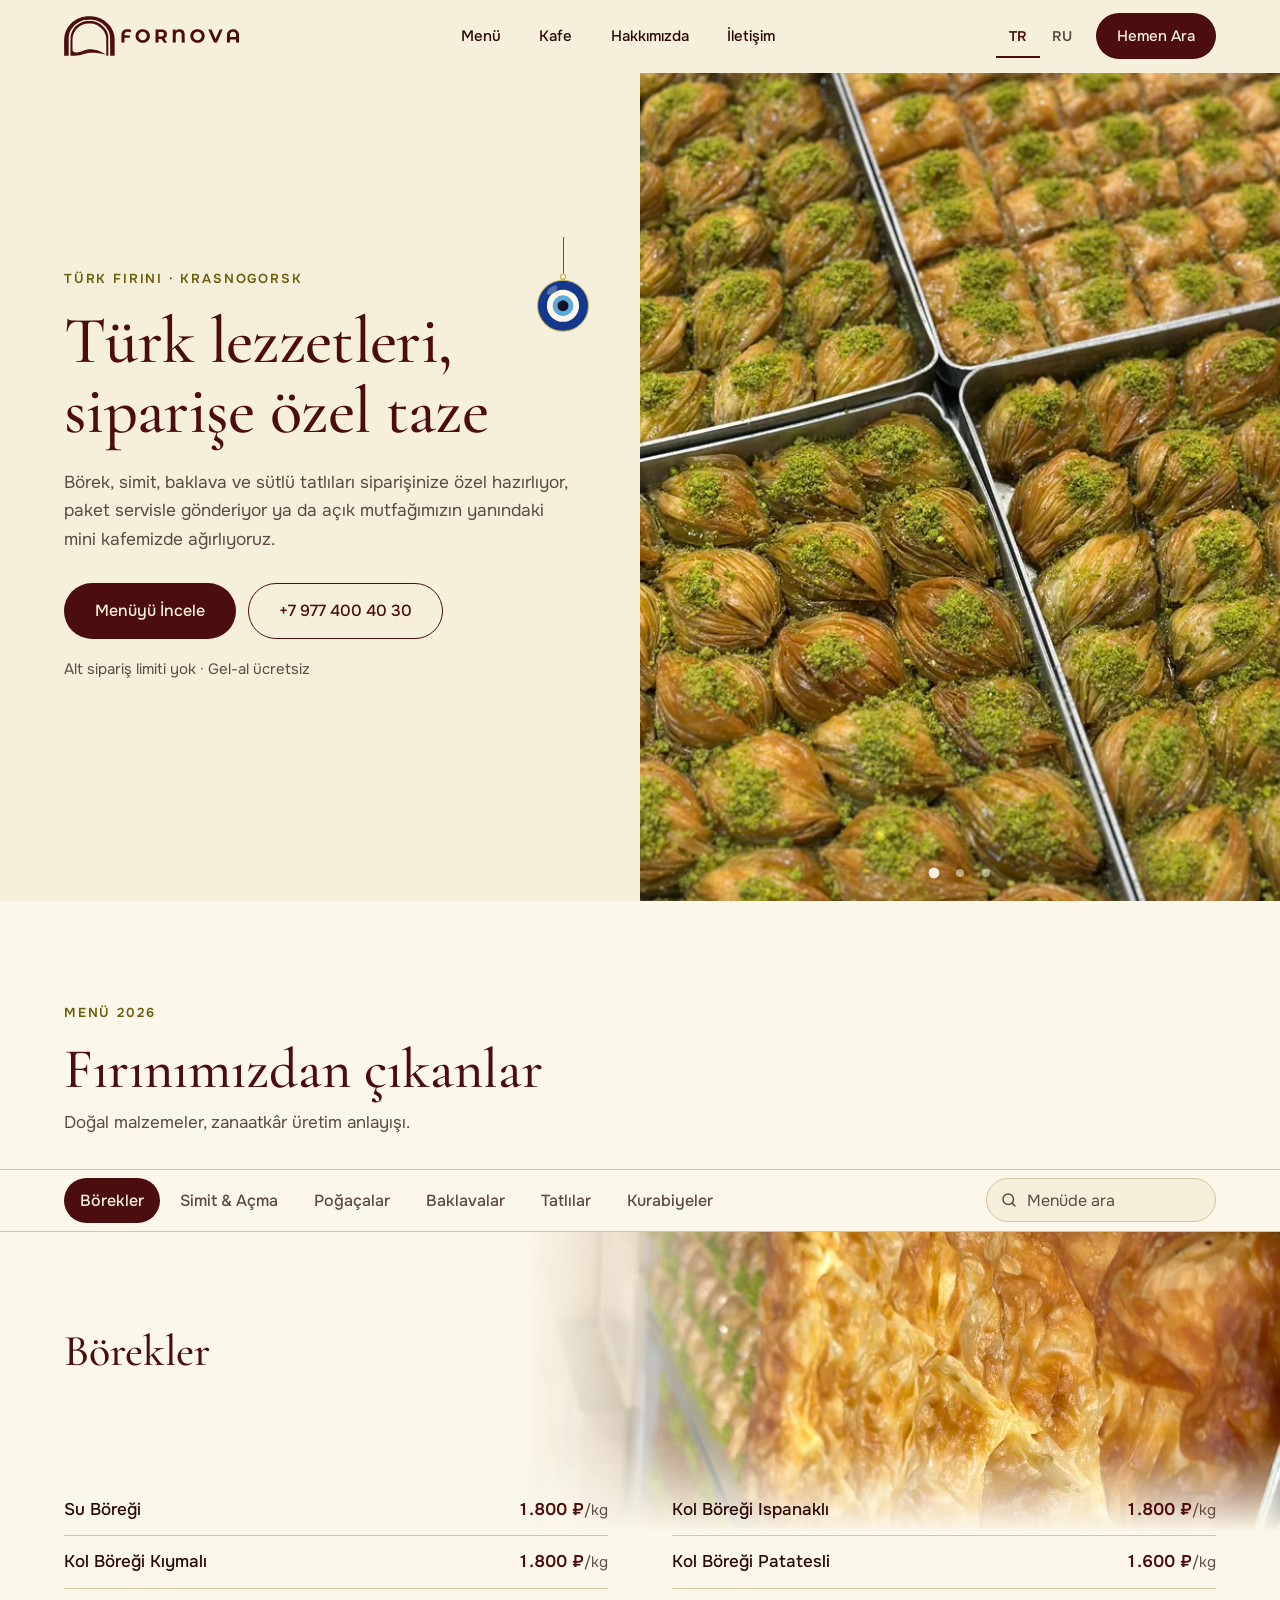
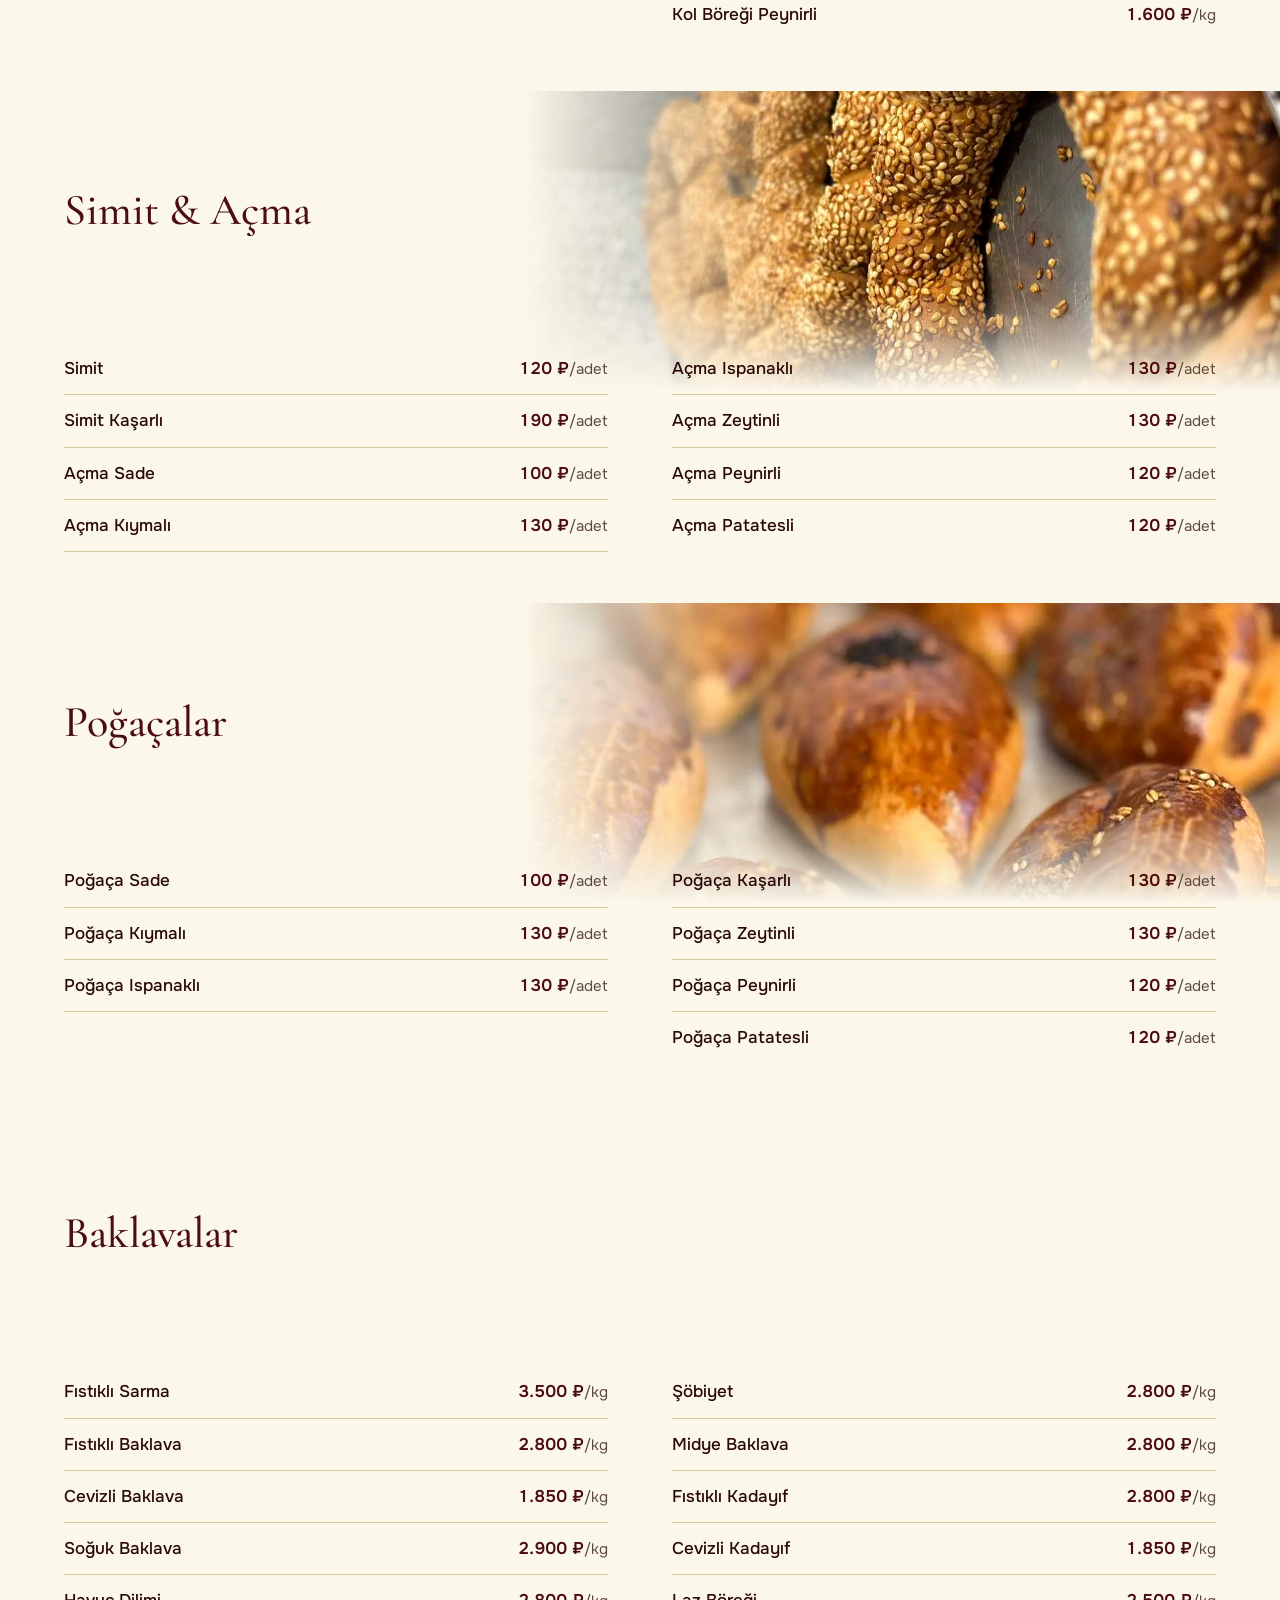
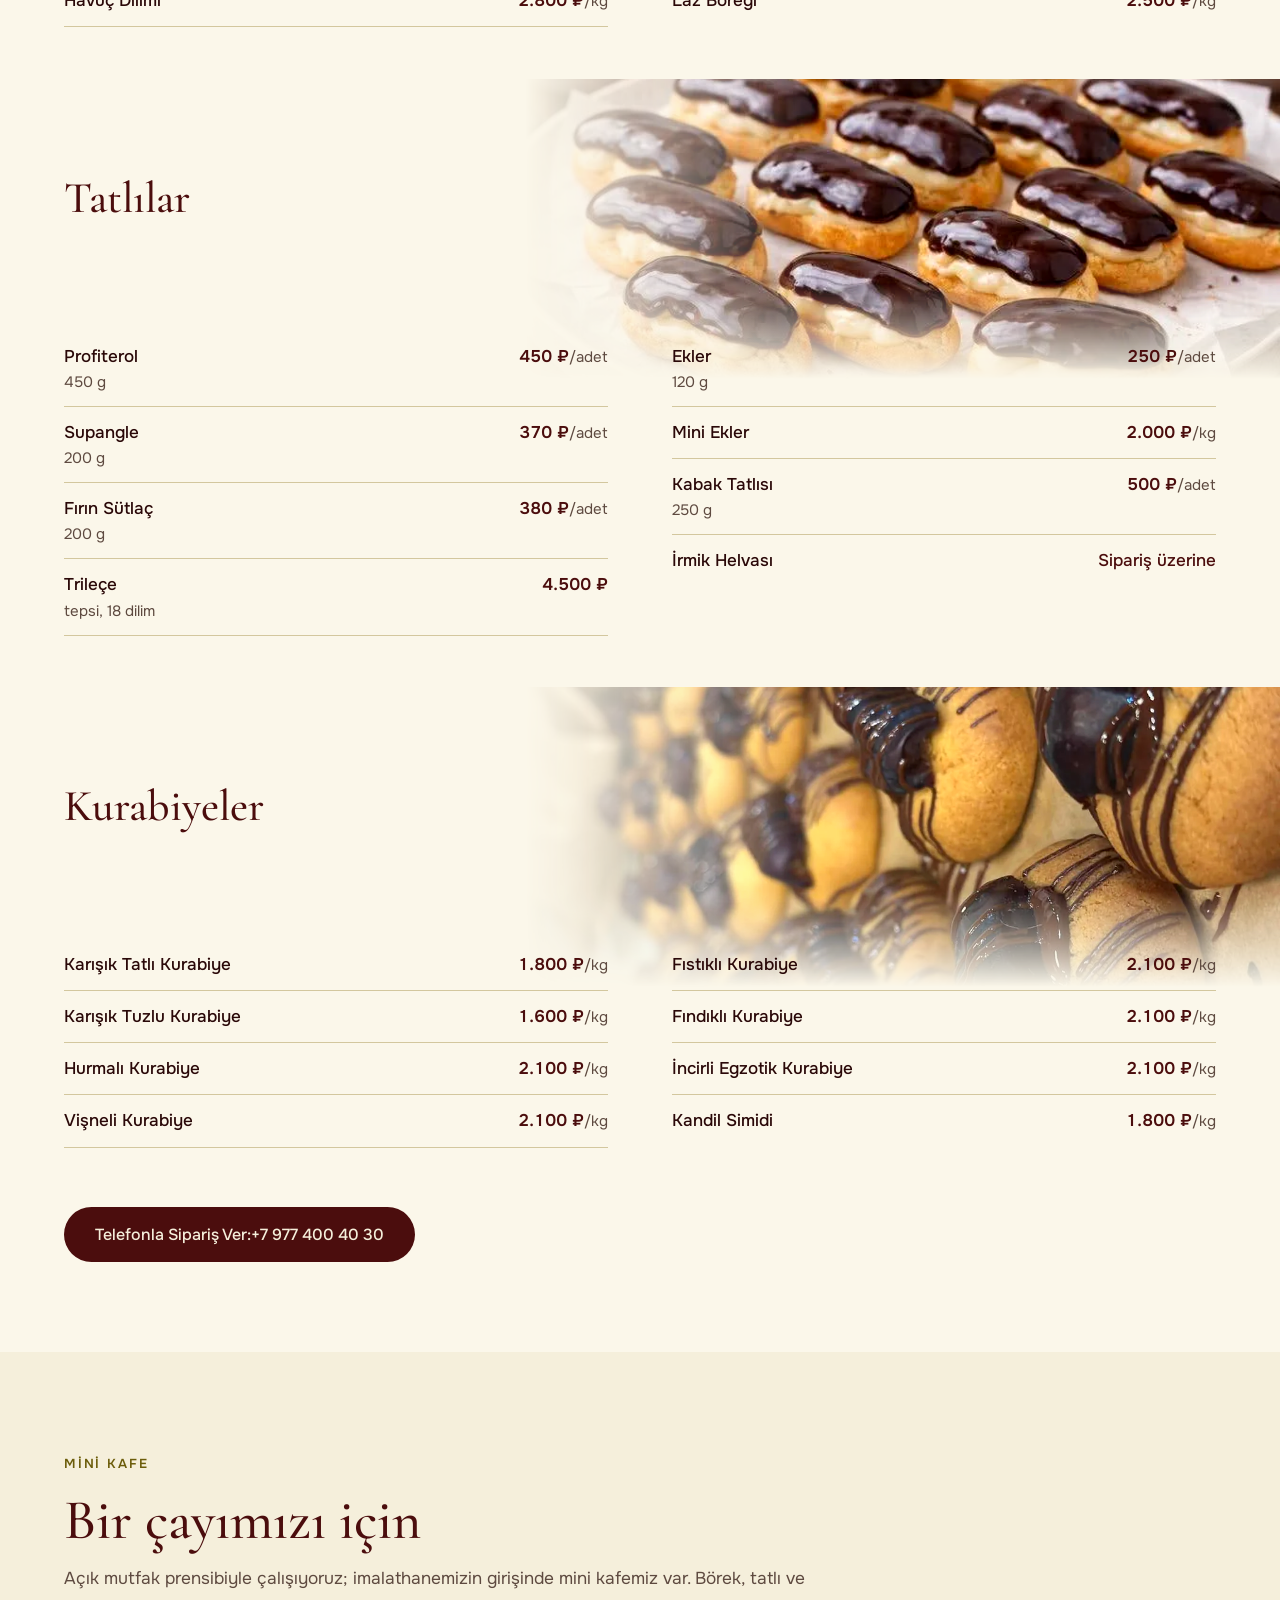
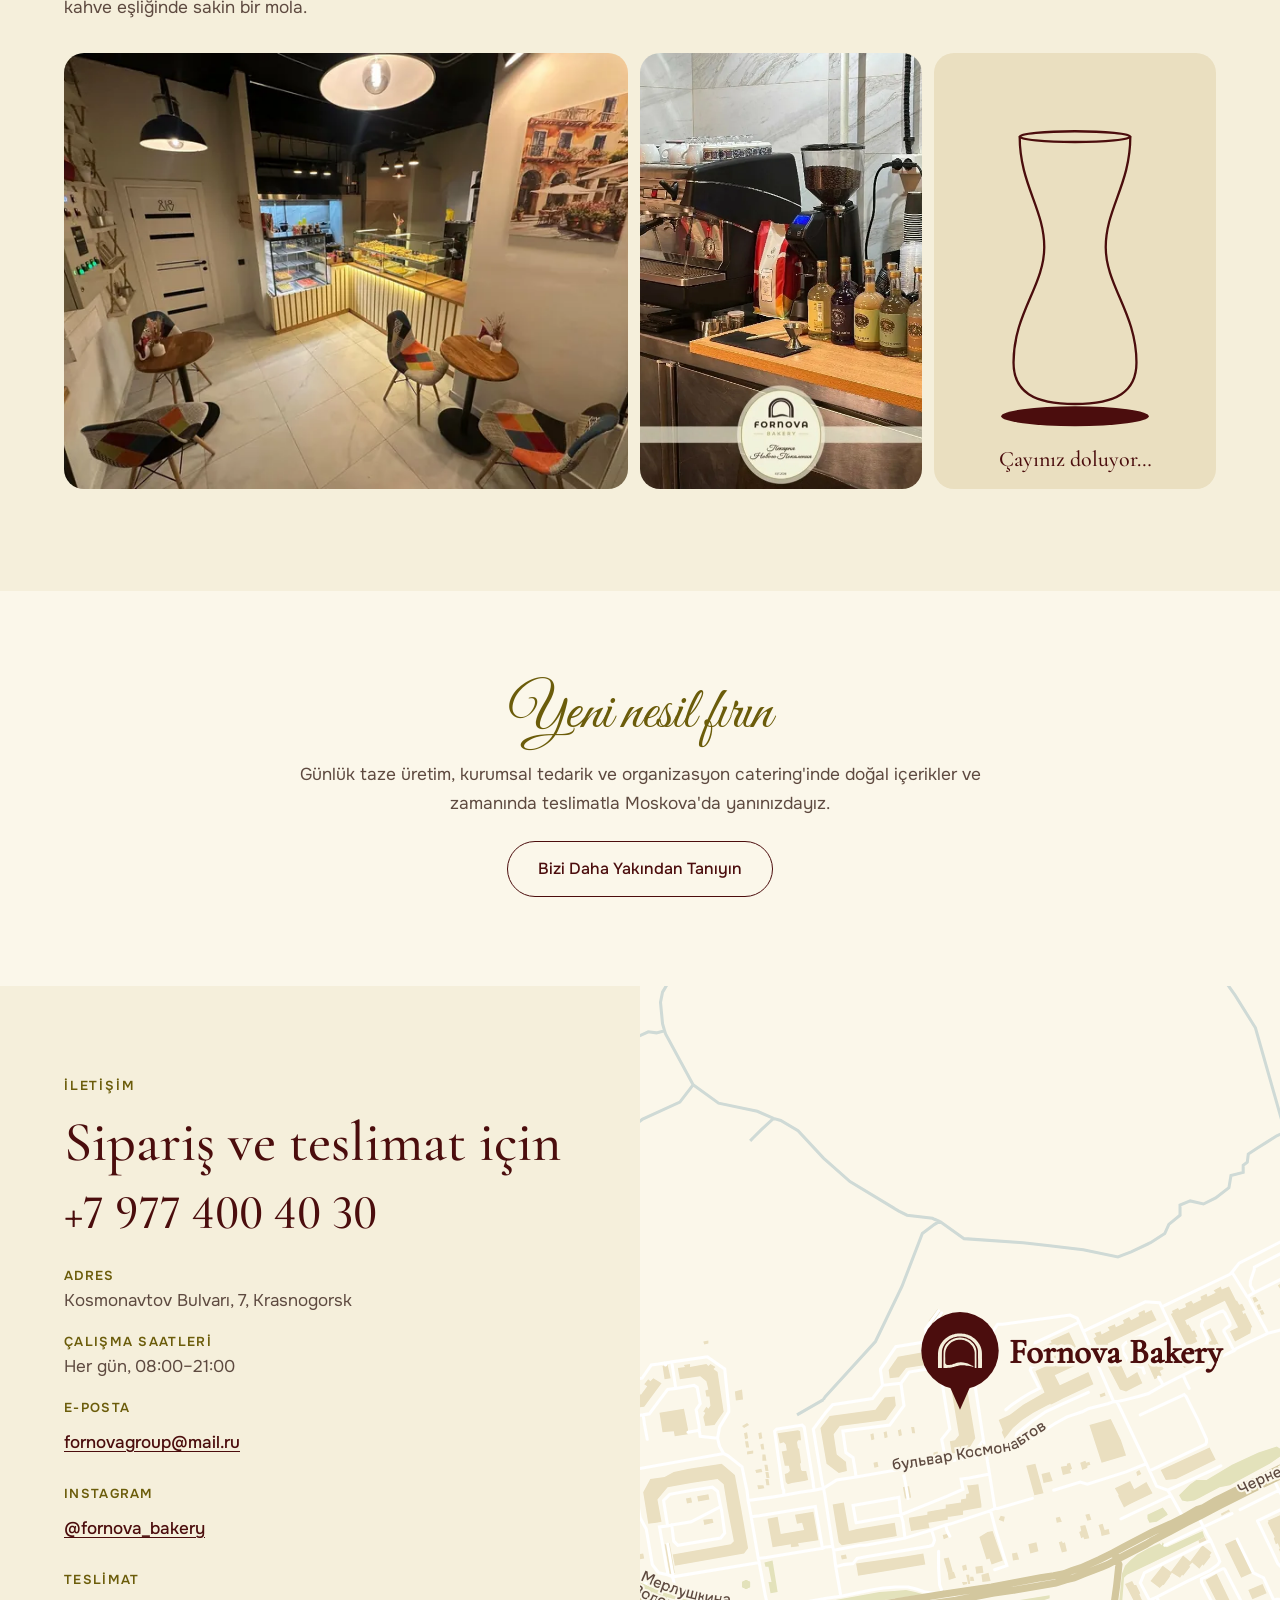
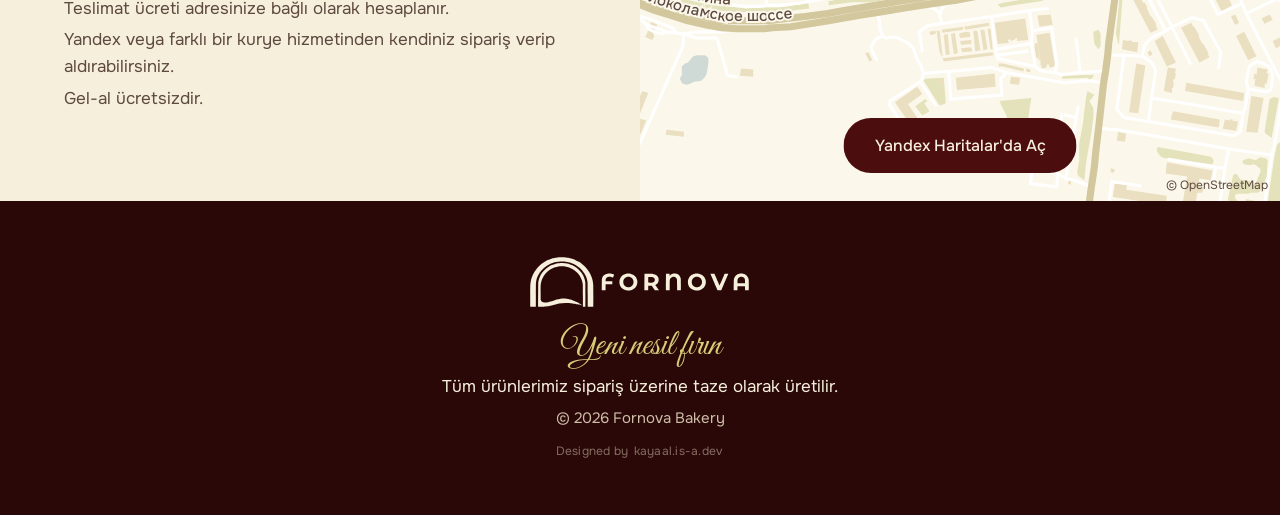
<file: tr/index.html>
<!doctype html>
<html lang="tr">
<head>
<meta charset="utf-8">
<meta name="viewport" content="width=device-width, initial-scale=1, viewport-fit=cover">
<title>Fornova Bakery — Krasnogorsk'ta Türk fırını</title>
<meta name="description" content="Börek, simit, baklava ve Türk tatlıları sipariş üzerine taze taze. Paket servis, gel-al ve açık mutfaklı mini kafe, Krasnogorsk. +7 977 400 40 30">
<meta name="theme-color" content="#F5EFDB">
<meta name="robots" content="noindex">
<meta property="og:type" content="website">
<meta property="og:title" content="Fornova Bakery — Krasnogorsk'ta Türk fırını">
<meta property="og:description" content="Börek, simit, baklava ve Türk tatlıları sipariş üzerine taze taze. Paket servis, gel-al ve açık mutfaklı mini kafe, Krasnogorsk. +7 977 400 40 30">
<meta property="og:locale" content="tr_TR">
<link rel="alternate" hreflang="tr" href="../tr/">
<link rel="alternate" hreflang="ru" href="../ru/">
<link rel="icon" href="../assets/favicon.svg" type="image/svg+xml">
<link rel="apple-touch-icon" href="../assets/logo-seal.png">
<style>html{background:#F5EFDB}</style>
<link rel="stylesheet" href="../assets/styles.css?v=mvvjiuje">
<script>document.documentElement.classList.add("js")</script>
<script>try{var v=JSON.parse(sessionStorage.getItem("fornova-veil"));sessionStorage.removeItem("fornova-veil");var h=document.documentElement;if(v&&v.to===h.lang&&Date.now()-v.t<5000){window.fornovaY=v.y;h.classList.add("veil-on")}}catch(e){}</script>
<script>try{var e=JSON.parse(sessionStorage.getItem("fornova-enter"));sessionStorage.removeItem("fornova-enter");var r=document.documentElement;if(e&&e.to===r.lang&&Date.now()-e.t<20000){r.style.setProperty("--sx",e.x+"px");r.style.setProperty("--sy",e.y+"px");r.style.setProperty("--sw",e.w+"px");r.classList.add("enter-on")}}catch(e){}</script>
<script type="application/ld+json">{"@context":"https://schema.org","@type":"Bakery","name":"Fornova Bakery","description":"Börek, simit, baklava ve Türk tatlıları sipariş üzerine taze taze. Paket servis, gel-al ve açık mutfaklı mini kafe, Krasnogorsk. +7 977 400 40 30","telephone":"+7 977 400 40 30","openingHours":"Mo-Su 08:00-21:00","email":"fornovagroup@mail.ru","servesCuisine":"Turkish","address":{"@type":"PostalAddress","streetAddress":"Kosmonavtov Bulvarı, 7","addressLocality":"Krasnogorsk","addressCountry":"RU"},"sameAs":["https://www.instagram.com/fornova_bakery/","https://yandex.ru/maps/org/fornova_bakery/158809334810/"]}</script>
</head>
<body>
<div class="veil" data-veil aria-hidden="true"><i class="veil__disc"></i><div class="veil__mark"><img src="../assets/mark-cream.svg" alt=""><b>Türkçe</b></div></div>
<div class="enter" data-enter aria-hidden="true"><img src="../assets/seal-static.svg" alt=""></div>
<a class="skip" href="#menu">Menü</a>

<header class="nav" data-nav>
  <div class="nav__in">
    <a class="nav__brand" href="#top" aria-label="Fornova Bakery"><img src="../assets/lockup-maroon.svg" alt="Fornova Bakery" width="176" height="40"></a>
    <nav class="nav__links" aria-label="Menü">
      <a href="#menu">Menü</a>
      <a href="#cafe">Kafe</a>
      <a href="about/">Hakkımızda</a>
      <a href="#contact">İletişim</a>
    </nav>
    <div class="nav__side">
      <div class="langs" role="group" aria-label="Language">
        <span aria-current="true">TR</span>
        <a href="../ru/" hreflang="ru" lang="ru" aria-label="Русский">RU</a>
      </div>
      <a class="btn btn--solid btn--sm nav__call" href="tel:+79774004030">Hemen Ara</a>
      <details class="burger" data-burger>
        <summary aria-label="Menü"><i></i><i></i><i></i></summary>
        <nav aria-label="Menü">
          <a href="#menu">Menü</a>
      <a href="#cafe">Kafe</a>
      <a href="about/">Hakkımızda</a>
      <a href="#contact">İletişim</a>
        </nav>
      </details>
    </div>
  </div>
</header>

<main id="top">
  <section class="hero">
    <div class="hero__text">
      <div class="nazar" aria-hidden="true"><i></i><svg xmlns="http://www.w3.org/2000/svg" viewBox="0 -13 100 113"><circle cx="50" cy="-6" r="5" fill="none" stroke="#C5BA61" stroke-width="2.5"/><circle cx="50" cy="50" r="49" fill="#14398C" stroke="#C5BA61" stroke-width="2"/><circle cx="50" cy="50" r="31" fill="#FBF7EA"/><circle cx="50" cy="50" r="20" fill="#5FA8D8"/><circle cx="50" cy="50" r="10.5" fill="#101226"/><ellipse cx="29" cy="20" rx="12" ry="6" fill="#fff" opacity=".28" transform="rotate(-38 29 20)"/></svg></div>
      <p class="eyebrow">Türk Fırını · Krasnogorsk</p>
      <h1>Türk lezzetleri, siparişe özel taze</h1>
      <p class="lead">Börek, simit, baklava ve sütlü tatlıları siparişinize özel hazırlıyor, paket servisle gönderiyor ya da açık mutfağımızın yanındaki mini kafemizde ağırlıyoruz.</p>
      <div class="actions">
        <a class="btn btn--solid" href="#menu">Menüyü İncele</a>
        <a class="btn btn--line" href="tel:+79774004030">+7 977 400 40 30</a>
      </div>
      <p class="hero__note">Alt sipariş limiti yok · Gel-al ücretsiz</p>
    </div>
    <div class="hero__photos" data-slider>
      <div class="hero__track">
        <img src="../assets/img/hero-1.webp" srcset="../assets/img/hero-1-640.webp 640w, ../assets/img/hero-1.webp 960w" sizes="(max-width: 860px) 100vw, 50vw" alt="" width="960" height="1200" fetchpriority="high" draggable="false">
        <img src="../assets/img/hero-2.webp" srcset="../assets/img/hero-2-640.webp 640w, ../assets/img/hero-2.webp 960w" sizes="(max-width: 860px) 100vw, 50vw" alt="" width="960" height="1200" decoding="async" draggable="false">
        <img src="../assets/img/hero-3.webp" srcset="../assets/img/hero-3-640.webp 640w, ../assets/img/hero-3.webp 960w" sizes="(max-width: 860px) 100vw, 50vw" alt="" width="960" height="1200" decoding="async" draggable="false">
      </div>
      <div class="dots"><button type="button" aria-label="1" aria-current="true"></button><button type="button" aria-label="2"></button><button type="button" aria-label="3"></button></div>
    </div>
  </section>

  <section class="menu" id="menu" aria-labelledby="menu-title">
    <header class="section-head">
      <p class="eyebrow">Menü 2026</p>
      <h2 id="menu-title">Fırınımızdan çıkanlar</h2>
      <p class="muted">Doğal malzemeler, zanaatkâr üretim anlayışı.</p>
    </header>

    <div class="menu__bar">
      <div class="menu__bar-in">
        <nav class="tabs" data-tabs aria-label="Fırınımızdan çıkanlar">
          <i class="tabs__pill" data-pill aria-hidden="true"></i>
          <a href="#borek" class="is-active" aria-current="true">Börekler</a>
          <a href="#simit">Simit & Açma</a>
          <a href="#pogaca">Poğaçalar</a>
          <a href="#baklava">Baklavalar</a>
          <a href="#tatli">Tatlılar</a>
          <a href="#kurabiye">Kurabiyeler</a>
        </nav>
        <label class="search">
          <span class="sr">Menüde arama</span>
          <svg viewBox="0 0 24 24" aria-hidden="true"><circle cx="11" cy="11" r="7"/><path d="m20 20-3.8-3.8"/></svg>
          <input type="search" placeholder="Menüde ara" data-search-input autocomplete="off" enterkeyhint="search">
        </label>
      </div>
    </div>

    <div class="cats">
      <section class="cat" id="borek" data-cat aria-labelledby="h-borek">
        <figure class="cat__photo"><img src="../assets/img/menu-borek.webp" srcset="../assets/img/menu-borek-640.webp 640w, ../assets/img/menu-borek.webp 1200w" sizes="(max-width: 860px) 100vw, 60vw" alt="Börekler" width="1200" height="900" loading="lazy" decoding="async"></figure>
        <div class="cat__body">
          <h3 id="h-borek">Börekler</h3>
          <ul class="rows">
<li class="row" data-search="Су бёрек Su Böreği">
            <span class="row__name">Su Böreği</span>
            <span class="price">1.800 ₽<small>/kg</small></span>
          </li>
<li class="row" data-search="Кол бёрек с мясом Kol Böreği Kıymalı">
            <span class="row__name">Kol Böreği Kıymalı</span>
            <span class="price">1.800 ₽<small>/kg</small></span>
          </li>
<li class="row" data-search="Кол бёрек со шпинатом Kol Böreği Ispanaklı">
            <span class="row__name">Kol Böreği Ispanaklı</span>
            <span class="price">1.800 ₽<small>/kg</small></span>
          </li>
<li class="row" data-search="Кол бёрек с картофелем Kol Böreği Patatesli">
            <span class="row__name">Kol Böreği Patatesli</span>
            <span class="price">1.600 ₽<small>/kg</small></span>
          </li>
<li class="row" data-search="Кол бёрек с сыром Kol Böreği Peynirli">
            <span class="row__name">Kol Böreği Peynirli</span>
            <span class="price">1.600 ₽<small>/kg</small></span>
          </li>
          </ul>
        </div>
      </section>
      <section class="cat" id="simit" data-cat aria-labelledby="h-simit">
        <figure class="cat__photo"><img src="../assets/img/menu-simit.webp" srcset="../assets/img/menu-simit-640.webp 640w, ../assets/img/menu-simit.webp 1200w" sizes="(max-width: 860px) 100vw, 60vw" alt="Simit &amp; Açma" width="1200" height="900" loading="lazy" decoding="async"></figure>
        <div class="cat__body">
          <h3 id="h-simit">Simit & Açma</h3>
          <ul class="rows">
<li class="row" data-search="Симит Simit">
            <span class="row__name">Simit</span>
            <span class="price">120 ₽<small>/adet</small></span>
          </li>
<li class="row" data-search="Симит с сыром Simit Kaşarlı">
            <span class="row__name">Simit Kaşarlı</span>
            <span class="price">190 ₽<small>/adet</small></span>
          </li>
<li class="row" data-search="Кольцо без начинки Açma Sade">
            <span class="row__name">Açma Sade</span>
            <span class="price">100 ₽<small>/adet</small></span>
          </li>
<li class="row" data-search="Кольцо с мясом Açma Kıymalı">
            <span class="row__name">Açma Kıymalı</span>
            <span class="price">130 ₽<small>/adet</small></span>
          </li>
<li class="row" data-search="Кольцо со шпинатом Açma Ispanaklı">
            <span class="row__name">Açma Ispanaklı</span>
            <span class="price">130 ₽<small>/adet</small></span>
          </li>
<li class="row" data-search="Кольцо с оливками Açma Zeytinli">
            <span class="row__name">Açma Zeytinli</span>
            <span class="price">130 ₽<small>/adet</small></span>
          </li>
<li class="row" data-search="Кольцо с сыром Açma Peynirli">
            <span class="row__name">Açma Peynirli</span>
            <span class="price">120 ₽<small>/adet</small></span>
          </li>
<li class="row" data-search="Кольцо с картофелем Açma Patatesli">
            <span class="row__name">Açma Patatesli</span>
            <span class="price">120 ₽<small>/adet</small></span>
          </li>
          </ul>
        </div>
      </section>
      <section class="cat" id="pogaca" data-cat aria-labelledby="h-pogaca">
        <figure class="cat__photo"><img src="../assets/img/menu-pogaca.webp" srcset="../assets/img/menu-pogaca-640.webp 640w, ../assets/img/menu-pogaca.webp 1200w" sizes="(max-width: 860px) 100vw, 60vw" alt="Poğaçalar" width="1200" height="900" loading="lazy" decoding="async"></figure>
        <div class="cat__body">
          <h3 id="h-pogaca">Poğaçalar</h3>
          <ul class="rows">
<li class="row" data-search="Пирожок без начинки Poğaça Sade">
            <span class="row__name">Poğaça Sade</span>
            <span class="price">100 ₽<small>/adet</small></span>
          </li>
<li class="row" data-search="Пирожок с мясом Poğaça Kıymalı">
            <span class="row__name">Poğaça Kıymalı</span>
            <span class="price">130 ₽<small>/adet</small></span>
          </li>
<li class="row" data-search="Пирожок со шпинатом Poğaça Ispanaklı">
            <span class="row__name">Poğaça Ispanaklı</span>
            <span class="price">130 ₽<small>/adet</small></span>
          </li>
<li class="row" data-search="Пирожок с кашаром Poğaça Kaşarlı">
            <span class="row__name">Poğaça Kaşarlı</span>
            <span class="price">130 ₽<small>/adet</small></span>
          </li>
<li class="row" data-search="Пирожок с оливками Poğaça Zeytinli">
            <span class="row__name">Poğaça Zeytinli</span>
            <span class="price">130 ₽<small>/adet</small></span>
          </li>
<li class="row" data-search="Пирожок с белым сыром Poğaça Peynirli">
            <span class="row__name">Poğaça Peynirli</span>
            <span class="price">120 ₽<small>/adet</small></span>
          </li>
<li class="row" data-search="Пирожок с картофелем Poğaça Patatesli">
            <span class="row__name">Poğaça Patatesli</span>
            <span class="price">120 ₽<small>/adet</small></span>
          </li>
          </ul>
        </div>
      </section>
      <section class="cat" id="baklava" data-cat aria-labelledby="h-baklava">
        <figure class="cat__photo"><img src="../assets/img/menu-baklava.webp" srcset="../assets/img/menu-baklava-640.webp 640w, ../assets/img/menu-baklava.webp 1200w" sizes="(max-width: 860px) 100vw, 60vw" alt="Baklavalar" width="1200" height="900" loading="lazy" decoding="async"></figure>
        <div class="cat__body">
          <h3 id="h-baklava">Baklavalar</h3>
          <ul class="rows">
<li class="row" data-search="Сарма с фисташками Fıstıklı Sarma">
            <span class="row__name">Fıstıklı Sarma</span>
            <span class="price">3.500 ₽<small>/kg</small></span>
          </li>
<li class="row" data-search="Пахлава с фисташками Fıstıklı Baklava">
            <span class="row__name">Fıstıklı Baklava</span>
            <span class="price">2.800 ₽<small>/kg</small></span>
          </li>
<li class="row" data-search="Пахлава с грецким орехом Cevizli Baklava">
            <span class="row__name">Cevizli Baklava</span>
            <span class="price">1.850 ₽<small>/kg</small></span>
          </li>
<li class="row" data-search="Молочная пахлава Soğuk Baklava">
            <span class="row__name">Soğuk Baklava</span>
            <span class="price">2.900 ₽<small>/kg</small></span>
          </li>
<li class="row" data-search="Хавуч дилими Havuç Dilimi">
            <span class="row__name">Havuç Dilimi</span>
            <span class="price">2.800 ₽<small>/kg</small></span>
          </li>
<li class="row" data-search="Шёбиет Şöbiyet">
            <span class="row__name">Şöbiyet</span>
            <span class="price">2.800 ₽<small>/kg</small></span>
          </li>
<li class="row" data-search="Мидие пахлава Midye Baklava">
            <span class="row__name">Midye Baklava</span>
            <span class="price">2.800 ₽<small>/kg</small></span>
          </li>
<li class="row" data-search="Кадаиф с фисташками Fıstıklı Kadayıf">
            <span class="row__name">Fıstıklı Kadayıf</span>
            <span class="price">2.800 ₽<small>/kg</small></span>
          </li>
<li class="row" data-search="Кадаиф с грецким орехом Cevizli Kadayıf">
            <span class="row__name">Cevizli Kadayıf</span>
            <span class="price">1.850 ₽<small>/kg</small></span>
          </li>
<li class="row" data-search="Лаз бёрек Laz Böreği">
            <span class="row__name">Laz Böreği</span>
            <span class="price">2.500 ₽<small>/kg</small></span>
          </li>
          </ul>
        </div>
      </section>
      <section class="cat" id="tatli" data-cat aria-labelledby="h-tatli">
        <figure class="cat__photo"><img src="../assets/img/menu-tatli.webp" srcset="../assets/img/menu-tatli-640.webp 640w, ../assets/img/menu-tatli.webp 1200w" sizes="(max-width: 860px) 100vw, 60vw" alt="Tatlılar" width="1200" height="900" loading="lazy" decoding="async"></figure>
        <div class="cat__body">
          <h3 id="h-tatli">Tatlılar</h3>
          <ul class="rows">
<li class="row" data-search="Профитроли Profiterol">
            <span class="row__name">Profiterol<em>450 g</em></span>
            <span class="price">450 ₽<small>/adet</small></span>
          </li>
<li class="row" data-search="Супангле Supangle">
            <span class="row__name">Supangle<em>200 g</em></span>
            <span class="price">370 ₽<small>/adet</small></span>
          </li>
<li class="row" data-search="Запечённый сютлач Fırın Sütlaç">
            <span class="row__name">Fırın Sütlaç<em>200 g</em></span>
            <span class="price">380 ₽<small>/adet</small></span>
          </li>
<li class="row" data-search="Трилече Trileçe">
            <span class="row__name">Trileçe<em>tepsi, 18 dilim</em></span>
            <span class="price">4.500 ₽</span>
          </li>
<li class="row" data-search="Эклеры Ekler">
            <span class="row__name">Ekler<em>120 g</em></span>
            <span class="price">250 ₽<small>/adet</small></span>
          </li>
<li class="row" data-search="Мини-эклеры Mini Ekler">
            <span class="row__name">Mini Ekler</span>
            <span class="price">2.000 ₽<small>/kg</small></span>
          </li>
<li class="row" data-search="Десерт из тыквы Kabak Tatlısı">
            <span class="row__name">Kabak Tatlısı<em>250 g</em></span>
            <span class="price">500 ₽<small>/adet</small></span>
          </li>
<li class="row" data-search="Халва из манки İrmik Helvası">
            <span class="row__name">İrmik Helvası</span>
            <span class="price price--text">Sipariş üzerine</span>
          </li>
          </ul>
        </div>
      </section>
      <section class="cat" id="kurabiye" data-cat aria-labelledby="h-kurabiye">
        <figure class="cat__photo"><img src="../assets/img/menu-kurabiye.webp" srcset="../assets/img/menu-kurabiye-640.webp 640w, ../assets/img/menu-kurabiye.webp 1200w" sizes="(max-width: 860px) 100vw, 60vw" alt="Kurabiyeler" width="1200" height="900" loading="lazy" decoding="async"></figure>
        <div class="cat__body">
          <h3 id="h-kurabiye">Kurabiyeler</h3>
          <ul class="rows">
<li class="row" data-search="Ассорти сладкого печенья Karışık Tatlı Kurabiye">
            <span class="row__name">Karışık Tatlı Kurabiye</span>
            <span class="price">1.800 ₽<small>/kg</small></span>
          </li>
<li class="row" data-search="Ассорти солёного печенья Karışık Tuzlu Kurabiye">
            <span class="row__name">Karışık Tuzlu Kurabiye</span>
            <span class="price">1.600 ₽<small>/kg</small></span>
          </li>
<li class="row" data-search="Печенье с финиками Hurmalı Kurabiye">
            <span class="row__name">Hurmalı Kurabiye</span>
            <span class="price">2.100 ₽<small>/kg</small></span>
          </li>
<li class="row" data-search="Печенье с вишней Vişneli Kurabiye">
            <span class="row__name">Vişneli Kurabiye</span>
            <span class="price">2.100 ₽<small>/kg</small></span>
          </li>
<li class="row" data-search="Печенье с фисташками Fıstıklı Kurabiye">
            <span class="row__name">Fıstıklı Kurabiye</span>
            <span class="price">2.100 ₽<small>/kg</small></span>
          </li>
<li class="row" data-search="Печенье с фундуком Fındıklı Kurabiye">
            <span class="row__name">Fındıklı Kurabiye</span>
            <span class="price">2.100 ₽<small>/kg</small></span>
          </li>
<li class="row" data-search="Экзотическое печенье с инжиром İncirli Egzotik Kurabiye">
            <span class="row__name">İncirli Egzotik Kurabiye</span>
            <span class="price">2.100 ₽<small>/kg</small></span>
          </li>
<li class="row" data-search="Кандиль симиди Kandil Simidi">
            <span class="row__name">Kandil Simidi</span>
            <span class="price">1.800 ₽<small>/kg</small></span>
          </li>
          </ul>
        </div>
      </section>
    </div>
    <p class="menu__empty" data-empty hidden>Sonuç bulunamadı. Bizi arayın, yardımcı olalım. <a href="tel:+79774004030">+7 977 400 40 30</a></p>
    <div class="menu__cta"><a class="btn btn--solid" href="tel:+79774004030">Telefonla Sipariş Ver: <span class="nowrap">+7 977 400 40 30</span></a></div>
  </section>

  <section class="cafe" id="cafe" aria-labelledby="cafe-title">
    <header class="section-head">
      <p class="eyebrow">Mini Kafe</p>
      <h2 id="cafe-title">Bir çayımızı için</h2>
      <p class="lead">Açık mutfak prensibiyle çalışıyoruz; imalathanemizin girişinde mini kafemiz var. Börek, tatlı ve kahve eşliğinde sakin bir mola.</p>
    </header>
    <div class="cafe__grid">
      <figure class="cafe__a reveal"><img src="../assets/img/cafe.webp" srcset="../assets/img/cafe-640.webp 640w, ../assets/img/cafe.webp 1200w" sizes="(max-width: 860px) 100vw, 50vw" alt="Fornova mini kafe iç mekânı" width="1200" height="900" loading="lazy" decoding="async"></figure>
      <figure class="reveal"><img src="../assets/img/bar.webp" srcset="../assets/img/bar-640.webp 640w, ../assets/img/bar.webp 676w" sizes="(max-width: 860px) 50vw, 25vw" alt="Fornova kahve barı" width="676" height="845" loading="lazy" decoding="async"></figure>
      <div class="cafe__tea reveal" data-tea-card>
        <svg class="glass" viewBox="60 0 200 480" aria-hidden="true">
      <defs>
        <clipPath id="glass-in"><path d="M92 92C92 150 124 182 124 232C124 282 84 318 84 382C84 416 108 432 160 432C212 432 236 416 236 382C236 318 196 282 196 232C196 182 228 150 228 92Z"/></clipPath>
        <linearGradient id="tea" x1="0" y1="0" x2="0" y2="1"><stop offset="0" stop-color="#c8641f"/><stop offset=".5" stop-color="#9c3d16"/><stop offset="1" stop-color="#5e1c0c"/></linearGradient>
      </defs>
      <g class="glass__steam"><path d="M138 70C126 54 150 40 138 22"/><path d="M182 70C170 54 194 40 182 22"/></g>
      <g clip-path="url(#glass-in)"><g data-tea><path class="glass__wave" fill="url(#tea)" d="M-160 0Q-120 -7 -80 0T0 0T80 0T160 0T240 0T320 0T400 0T480 0V460H-160Z"/></g></g>
      <path class="glass__body" d="M88 88C88 150 120 182 120 232C120 282 80 318 80 382C80 420 106 436 160 436C214 436 240 420 240 382C240 318 200 282 200 232C200 182 232 150 232 88"/>
      <ellipse class="glass__rim" cx="160" cy="88" rx="72" ry="7"/>
      <ellipse class="glass__saucer" cx="160" cy="452" rx="96" ry="13"/>
    </svg>
        <p data-tea-cue data-done="Çayınız hazır, bekleriz">Çayınız doluyor…</p>
      </div>
    </div>
  </section>

  <section class="teaser" aria-label="Hakkımızda">
    <p class="script">Yeni nesil fırın</p>
    <p class="lead">Günlük taze üretim, kurumsal tedarik ve organizasyon catering'inde doğal içerikler ve zamanında teslimatla Moskova'da yanınızdayız.</p>
    <a class="btn btn--line" href="about/">Bizi Daha Yakından Tanıyın</a>
  </section>

  <section class="contact" id="contact" aria-labelledby="contact-title">
    <div class="contact__text">
      <p class="eyebrow">İletişim</p>
      <h2 id="contact-title">Sipariş ve teslimat için</h2>
      <a class="contact__phone" href="tel:+79774004030">+7 977 400 40 30</a>
      <dl class="info">
        <div><dt>Adres</dt><dd>Kosmonavtov Bulvarı, 7, Krasnogorsk</dd></div>
        <div><dt>Çalışma Saatleri</dt><dd>Her gün, 08:00–21:00</dd></div>
        <div><dt>E-posta</dt><dd><a href="mailto:fornovagroup@mail.ru">fornovagroup@mail.ru</a></dd></div>
        <div><dt>Instagram</dt><dd><a href="https://www.instagram.com/fornova_bakery/" target="_blank" rel="noopener">@fornova_bakery</a></dd></div>
        <div><dt>Teslimat</dt><dd><ul><li>Teslimat ücreti adresinize bağlı olarak hesaplanır.</li><li>Yandex veya farklı bir kurye hizmetinden kendiniz sipariş verip aldırabilirsiniz.</li><li>Gel-al ücretsizdir.</li></ul></dd></div>
      </dl>
    </div>
    <figure class="map" role="img" aria-label="Kosmonavtov Bulvarı, 7, Krasnogorsk">
      <svg viewBox="0 0 1000 800" preserveAspectRatio="xMidYMid slice" aria-hidden="true">
        <defs><path id="st0" d="M56 509L64 516L73 524L97 544L110 553L121 561L133 570L158 585L173 594L188 601L202 607L218 612L233 616L251 620L267 623L283 623L297 623L313 623L328 621L348 619L370 616L386 613L398 611L483 597"/><path id="st1" d="M366 493L379 485L398 482L444 474L486 467L510 463L526 460L547 457L556 454L560 451L594 429L596 428L605 423L608 422L620 418L626 415L645 410L651 408"/><path id="st2" d="M81 509L86 514L94 521L121 543L123 545L146 561L166 572L180 581L196 588L218 596L227 599L239 602L253 605L266 607L291 609L302 609L310 608"/><path id="st3" d="M722 527L734 521L736 520L755 510L791 492L808 484L862 459L878 451L935 421L942 418L949 413"/></defs><path class="m-green" d="M686 527L693 526L704 519L703 517L699 512L684 519L684 523L686 527ZM723 506L730 505L736 502L755 492L765 490L804 469L814 462L823 460L823 452L820 449L814 454L811 452L793 458L767 470L742 485L732 485L726 489L715 500L718 505L723 506ZM896 465L895 463L893 460L892 459L891 459L890 459L890 460L889 461L889 462L891 468L896 465ZM908 458L906 455L904 454L902 453L901 454L900 455L899 456L898 457L899 458L901 462L908 458ZM911 446L909 447L900 447L892 451L889 450L888 448L983 400L984 400L985 401L985 401L986 402L986 404L982 407L911 446ZM983 407L986 405L987 407L987 409L986 410L986 410L985 411L983 407ZM847 444L847 439L845 438L842 438L840 440L834 443L830 446L834 452L842 449L847 444ZM946 847L948 846L950 847L951 848L953 849L953 851L954 853L953 855L952 856L951 857L949 858L947 858L945 858L944 857L943 856L942 854L942 852L942 850L943 849L944 847L946 847ZM779 845L781 827L754 823L752 832L753 835L754 837L756 838L764 838L769 839L771 839L779 845ZM871 937L977 952L982 948L987 943L988 939L987 932L988 928L992 922L991 904L996 890L997 875L998 867L998 863L997 856L997 848L996 847L1000 840L1000 833L999 830L1004 824L1002 821L995 823L992 822L986 817L982 816L977 810L959 805L939 803L928 800L913 798L907 796L907 781L905 778L902 765L891 764L889 771L892 774L898 776L901 779L903 782L903 789L901 796L893 803L887 813L883 827L883 839L937 848L945 842L948 842L952 843L954 846L956 852L956 855L950 861L947 861L943 860L938 854L883 846L839 836L806 831L805 839L797 837L794 835L787 833L785 848L791 847L805 853L810 848L820 848L831 848L833 846L837 846L842 851L849 853L856 854L858 857L858 864L856 871L852 873L845 871L837 871L826 869L822 871L820 874L820 876L818 883L819 894L821 897L835 897L839 898L844 903L847 904L850 902L857 905L864 906L867 908L877 910L884 907L881 917L877 924L872 930L871 937ZM801 808L809 754L810 751L811 745L813 743L815 742L817 742L820 743L821 744L822 748L813 810L801 808ZM752 871L725 867L720 872L719 874L719 877L725 885L723 889L727 892L730 892L731 890L736 888L736 885L734 883L732 878L735 872L749 873L752 871ZM792 792L794 791L797 786L801 776L802 760L800 758L795 757L790 760L783 758L778 760L777 762L779 764L784 765L789 764L793 767L795 769L795 771L791 781L789 783L787 783L783 780L775 779L772 774L770 773L768 775L763 798L764 800L774 804L773 801L770 797L770 794L773 793L783 793L785 792L792 792ZM692 857L694 849L693 842L694 838L698 837L704 840L705 847L709 846L712 827L708 829L704 828L701 817L698 815L691 814L687 816L686 823L683 822L679 841L679 849L684 855L682 866L679 868L668 864L665 866L657 863L650 865L643 863L636 862L632 864L631 870L679 875L696 889L709 889L715 887L709 877L709 870L706 868L702 869L700 872L697 873L695 870L695 862L688 862L689 859L692 857ZM806 738L813 699L808 698L806 699L804 700L799 732L800 734L806 738ZM747 822L725 819L726 822L733 829L738 829L740 830L741 835L744 836L747 829L747 822ZM636 651L638 648L638 643L638 636L636 632L631 634L631 638L632 646L636 651ZM624 761L629 733L631 717L631 709L627 702L632 696L625 692L624 697L622 712L621 722L617 744L617 760L615 772L616 775L622 780L624 761ZM564 739L557 735L555 730L553 727L549 724L546 721L546 717L544 713L542 709L540 705L539 702L549 701L570 699L564 739ZM588 598L588 601L579 604L552 608L540 610L537 607L545 605L588 598ZM62 490L62 486L59 483L57 480L53 477L50 475L46 476L46 480L48 483L60 492L62 490ZM290 592L290 592L291 592L292 591L292 591L293 591L294 590L294 589L294 589L294 588L294 587L294 586L294 586L294 585L293 584L292 584L292 584L291 583L290 583L290 583L289 583L288 584L287 584L287 584L286 585L286 586L286 586L286 587L286 588L286 589L286 589L286 590L287 591L287 591L288 591L289 592L290 592ZM-171 498L-167 491L-157 488L-112 488L-72 485L-64 490L-46 499L-26 513L-27 524L-29 531L-37 535L-45 532L-52 526L-59 517L-73 515L-76 523L-79 529L-90 532L-106 527L-115 520L-121 521L-139 519L-148 517L-159 514L-165 512L-170 505L-171 498ZM466 700L456 707L463 716L470 712L465 704L468 702L466 700ZM484 679L466 680L465 681L464 682L465 683L479 705L481 706L482 706L483 705L485 705L486 703L486 702L484 679ZM12 413L35 412L37 412L38 412L40 413L44 416L45 417L44 417L43 418L42 418L39 417L37 417L16 418L12 413ZM312 585L314 596L321 595L316 564L308 566L309 570L312 570L315 585L312 585ZM1053 609L1058 613L1059 614L1064 616L1068 617L1070 617L1062 610L1057 605L1053 609ZM605 677L631 676L631 678L630 679L629 680L626 681L626 679L600 680L601 677L605 677ZM659 577L662 569L667 564L674 558L685 552L696 547L698 549L699 546L701 549L703 551L738 535L740 541L734 544L664 578L661 581L656 647L655 644L653 636L659 577ZM920 734L922 724L919 726L917 730L915 731L916 725L919 721L914 716L918 716L924 717L923 722L925 723L928 721L934 719L935 722L938 725L936 731L929 732L929 735L924 734L922 735L920 734ZM464 597L456 595L447 593L435 594L421 595L371 604L371 608L394 605L412 605L464 597ZM351 606L329 609L322 610L305 610L290 611L256 607L236 603L216 597L197 590L174 579L146 563L125 549L97 526L89 520L86 519L84 520L84 523L86 526L100 538L123 555L149 572L173 586L191 594L212 602L231 607L252 612L268 614L311 615L329 614L352 611L351 606ZM1008 498L1001 499L979 525L1046 583L1072 553L1008 498ZM1078 549L1095 528L1096 525L1095 520L1092 517L1065 494L1043 520L1078 549ZM1093 559L1096 561L1097 563L1095 565L1072 598L1070 598L1067 598L1056 590L1055 588L1055 585L1056 582L1080 554L1086 554L1065 578L1072 584L1093 559ZM1038 491L1047 481L1048 481L1051 481L1058 487L1058 488L1057 489L1049 500L1038 491ZM942 514L964 533L968 529L952 516L942 514ZM1114 730L1120 730L1125 726L1127 719L1115 718L1114 730ZM868 776L860 773L855 769L853 760L853 754L859 754L895 760L890 762L871 759L869 769L870 773L868 776ZM702 758L698 757L695 754L693 750L694 747L744 756L747 757L749 760L748 764L702 758ZM1016 619L1016 620L1017 621L1018 621L1020 620L1019 619L1019 618L1017 619L1016 619Z"/><path class="m-water" d="M926 342L921 333L920 330L922 326L926 324L929 324L932 328L935 334L937 338L937 342L934 344L930 345L926 342ZM227 684L225 680L227 676L227 672L227 668L230 665L233 664L238 658L242 657L250 657L253 660L253 664L252 672L251 676L249 679L246 682L239 683L235 685L232 686L228 685L227 684Z"/><path class="m-river" d="M-102 -346L-99 -341L-99 -332L-112 -318L-119 -299L-105 -276L-93 -253L-44 -222L-42 -181L49 -146L63 -131L70 -119L76 -118M790 -259L805 -264L829 -264L859 -252L968 -203L1004 -161L1029 -132L1053 -105L1065 -90M1065 -90L1100 -58L1107 -53L1122 -45L1128 -40L1137 -24M649 -112L656 -110L665 -105L677 -95L689 -88L696 -81L703 -70L719 -60L730 -55L739 -44L746 -25L770 9L790 41L817 136L820 143M480 231L504 248L562 252L588 255L621 259L655 266L668 261L687 252L701 243L705 234L716 225L716 215L726 211L739 214L751 208L764 198L766 186L778 183L778 180L778 176L782 173L783 165L792 159L800 154L811 147L820 143L832 139L851 133L869 128L900 126L908 123L916 114L921 106L938 98L957 106L988 115L1015 122L1021 121L1030 109L1040 97L1045 87L1053 80L1060 71L1075 68L1081 65L1096 44L1110 34L1115 8L1117 -6L1122 -14L1137 -24L1153 -27M76 -118L103 -107M-147 57L-107 37L-88 15L-83 11L-62 -8L-20 -27L9 -74L50 -116L70 -119M-35 131L-13 124L100 96L107 87L111 80L134 78L170 56L194 45L202 46L210 44M133 171L188 131L225 114L238 97M367 404L417 349L443 295L463 243L475 234L480 231M340 421L366 406M993 397L1071 357M985 402L993 397M948 422L985 402M366 406L367 404M103 -107L115 -102L135 -85L148 -69L151 -69L162 -66L194 -82L208 -81L214 -73L216 -48L219 -39L228 -37L240 -39L247 -36L248 -29L244 -22L214 -4L208 6L206 16L208 37L210 44L211 47L238 97L263 115L301 123L317 130L324 132L341 142L366 169L392 192L440 221L448 225L473 228L475 229L480 231M294 152L297 149M297 149L305 141L317 130"/><path class="m-buildings" d="M958 643L967 639L966 637L968 635L971 634L972 636L981 632L980 630L982 629L985 627L986 629L990 627L997 641L998 641L1001 646L1000 646L1004 655L1005 654L1007 659L1007 660L1011 668L1012 668L1014 672L1012 673L1018 685L1014 688L1015 690L1008 693L1007 692L1000 696L1000 697L995 699L995 698L991 700L987 693L991 691L990 689L993 688L995 687L996 688L1006 683L1007 683L1005 677L1003 678L1002 676L1001 673L1003 672L999 663L997 664L996 662L995 659L996 659L992 650L991 651L989 648L988 646L990 645L986 638L975 644L976 645L971 647L970 646L961 650L962 652L957 654L957 653L952 655L948 648L953 645L952 644L955 643L957 642L958 643ZM958 608L950 612L947 607L946 607L945 605L943 602L946 601L941 593L940 593L939 591L938 589L939 588L935 579L933 580L932 577L931 575L932 574L929 568L918 573L919 574L914 577L913 575L904 580L905 581L900 584L899 582L894 585L891 577L895 575L895 573L897 572L899 571L900 572L909 568L908 566L910 565L913 564L914 566L923 561L922 559L925 558L927 557L928 559L933 557L958 608ZM752 577L767 608L757 614L741 583L752 577ZM647 812L657 814L655 830L657 830L657 835L654 835L652 850L642 848L647 812ZM968 351L984 381L998 374L982 344L968 351ZM786 697L781 732L792 733L798 699L786 697ZM948 757L953 758L953 757L956 758L956 757L959 757L961 758L961 758L963 759L963 760L969 761L969 760L972 760L972 759L974 760L977 760L977 761L979 761L979 763L982 764L981 772L982 773L981 777L983 777L982 780L982 783L981 783L980 787L979 787L978 787L968 786L971 769L964 768L964 769L953 768L953 766L941 765L939 782L931 781L931 780L930 780L931 776L929 775L930 773L930 770L931 770L932 766L933 766L934 762L935 763L936 761L934 761L935 757L937 757L937 755L940 755L940 754L942 755L945 755L945 756L948 756L948 757ZM722 684L779 694L778 702L721 692L722 684ZM933 472L918 488L945 512L960 496L933 472ZM943 442L947 450L978 433L973 424L943 442ZM760 548L771 543L787 576L776 581L760 548ZM691 643L703 668L712 664L699 638L691 643ZM738 646L739 646L744 655L743 655L745 659L735 664L717 630L727 625L729 629L730 629L735 638L734 638L738 646ZM669 644L675 644L674 654L659 651L660 642L666 643L666 642L669 643L669 644ZM673 588L677 596L676 597L680 606L681 605L684 610L683 610L687 619L688 619L693 627L692 627L694 632L687 635L662 587L669 584L671 588L673 588ZM711 675L712 675L711 680L710 680L709 684L710 684L709 689L708 689L708 694L700 692L704 669L712 670L711 675ZM809 541L802 527L803 526L802 525L835 510L866 495L866 496L868 496L890 542L881 547L878 540L876 541L875 538L873 535L875 534L869 522L868 523L866 519L865 516L866 516L863 509L862 508L856 511L856 512L854 513L854 514L852 515L852 516L848 518L847 517L846 518L844 519L844 518L841 519L841 518L839 519L837 519L838 521L835 522L836 523L833 524L833 525L829 527L829 526L827 527L826 528L825 527L823 528L822 527L815 530L816 532L819 537L825 549L831 562L821 566L817 558L816 559L813 553L814 552L812 547L810 548L808 542L809 541ZM745 559L746 560L739 569L738 568L735 572L728 566L725 569L726 570L719 579L718 578L716 581L708 576L706 579L706 580L700 588L699 588L696 591L687 584L699 569L707 575L719 559L726 565L738 549L747 556L745 559ZM904 668L908 676L910 675L912 677L913 680L911 681L913 684L913 684L919 686L920 684L922 685L924 686L924 688L932 691L933 689L935 690L938 691L937 693L944 695L944 693L947 694L949 694L948 696L954 698L951 705L946 704L945 705L941 703L941 702L935 700L934 701L929 700L930 698L921 695L921 697L916 695L916 694L911 692L910 692L907 691L906 688L905 689L903 684L902 685L899 680L901 680L897 671L895 672L893 667L894 666L891 661L899 657L902 663L904 661L905 664L907 667L904 668ZM783 593L797 587L801 596L787 602L783 593ZM673 665L666 713L675 714L682 667L673 665ZM869 617L868 618L865 613L866 612L861 603L860 604L858 599L859 598L857 594L865 590L867 594L869 593L870 595L871 598L869 599L874 608L876 607L877 610L878 612L877 613L882 623L883 622L884 625L886 627L884 628L887 633L879 637L876 632L875 632L872 628L874 627L869 617ZM581 865L579 881L568 880L572 847L583 848L582 855L584 855L583 865L581 865ZM733 792L731 803L779 810L781 798L790 800L790 801L795 802L794 809L789 808L787 821L717 811L723 776L702 773L703 762L748 770L746 780L735 778L734 786L739 787L738 792L733 792ZM799 685L799 689L789 687L790 680L788 680L789 675L791 676L792 669L802 671L801 675L803 675L801 685L799 685ZM765 721L765 720L768 720L767 721L773 722L771 731L758 729L760 720L765 721ZM992 437L968 466L975 472L1000 443L992 437ZM962 672L979 664L985 675L968 683L962 672ZM709 712L755 720L754 728L707 720L709 712ZM950 465L944 472L963 487L969 480L950 465ZM652 783L664 784L663 789L703 795L702 804L650 796L652 783ZM812 853L855 859L854 869L811 863L812 853ZM887 711L884 729L893 730L896 712L887 711ZM837 661L834 678L862 682L863 675L842 672L844 662L837 661ZM848 644L855 664L862 661L856 642L848 644ZM857 790L857 788L867 789L866 791L883 794L883 797L887 797L886 802L882 801L881 804L845 798L846 794L848 794L849 788L857 790ZM877 738L894 741L892 750L876 747L877 738ZM197 624L195 628L194 631L193 635L199 637L200 634L201 630L203 627L197 624ZM905 624L914 642L931 634L922 616L905 624ZM218 558L275 548L278 545L272 514L268 489L262 484L236 488L213 492L203 504L207 526L202 527L194 528L189 497L196 484L210 482L219 477L234 474L266 469L279 480L285 512L292 552L288 557L220 569L218 558ZM1026 277L1034 288L1031 290L1030 289L1026 292L1020 283L1024 280L1023 279L1026 277ZM967 392L963 384L967 382L964 375L969 372L971 376L976 373L982 384L980 385L976 379L968 384L971 389L967 392ZM909 461L903 465L901 462L908 458L911 456L910 455L912 453L914 452L915 454L917 453L918 455L932 447L937 456L913 469L909 461ZM999 410L1007 405L1011 413L1010 414L1003 418L999 410ZM1003 418L1002 418L1011 434L1019 430L1010 414L1003 418ZM942 327L949 323L952 328L946 332L942 327ZM939 304L931 291L936 288L944 300L939 304ZM954 287L957 291L951 295L946 288L951 285L950 283L955 279L959 284L954 287ZM954 319L960 315L961 317L962 316L962 318L961 318L963 321L957 324L954 319ZM975 311L977 309L979 313L977 314L977 314L973 317L972 316L971 317L969 313L970 313L969 310L973 307L975 311ZM982 275L988 270L984 263L977 267L982 275ZM1003 296L1001 297L996 289L1002 285L1004 289L1004 289L1008 295L1004 298L1003 296ZM952 268L958 265L961 271L956 274L952 268ZM897 360L906 358L905 351L896 353L897 360ZM1014 345L1019 342L1019 342L1020 342L1022 345L1021 346L1023 349L1018 352L1014 345ZM1036 341L1039 346L1032 350L1028 342L1026 343L1024 340L1034 335L1037 340L1036 341ZM1001 354L1001 354L1007 351L1009 355L1007 356L1009 361L1003 364L998 356L1001 354ZM961 390L957 384L951 387L955 394L961 390ZM939 389L937 385L935 386L933 382L935 380L935 380L940 378L944 387L939 389ZM907 376L907 373L911 372L911 375L912 374L914 379L907 381L906 376L907 376ZM893 400L893 390L901 389L902 400L893 400ZM756 518L764 514L765 516L762 517L762 517L757 520L756 518ZM845 408L852 406L849 397L855 395L859 406L861 405L863 409L859 410L859 411L858 412L855 413L855 415L854 415L852 416L851 414L847 415L845 408ZM897 417L895 414L899 411L901 415L897 417ZM565 471L574 469L582 498L573 500L565 471ZM619 535L618 530L623 529L627 542L622 543L621 541L619 542L617 536L619 535ZM551 557L556 556L558 563L552 564L551 557ZM488 576L484 562L489 561L493 575L488 576ZM618 468L623 466L624 468L627 467L628 470L625 471L625 473L620 475L618 468ZM503 574L507 573L506 568L502 569L503 574ZM542 564L531 568L529 562L526 563L519 541L527 536L532 535L542 564ZM575 546L567 548L569 557L577 555L575 546ZM623 519L627 518L629 524L625 525L623 519ZM488 576L494 575L496 581L489 583L488 576ZM516 577L515 570L522 569L523 576L516 577ZM603 546L601 547L600 545L597 546L600 556L605 555L603 546ZM599 472L605 471L605 469L608 468L610 474L608 475L609 478L601 480L599 472ZM638 535L636 529L640 528L642 534L646 533L647 538L639 540L638 535L638 535ZM121 451L111 461L107 457L116 447L119 449L121 451ZM45 445L57 428L69 436L56 453L45 445ZM807 643L815 639L818 646L810 650L807 643ZM870 768L872 761L887 763L886 770L870 768ZM820 804L821 797L826 797L825 801L830 801L829 806L820 804ZM796 621L804 617L807 622L799 626L796 621ZM814 826L837 829L838 820L816 816L814 826ZM771 638L779 634L791 658L783 662L771 638ZM865 696L866 688L882 690L881 698L865 696ZM789 851L799 853L795 880L785 879L789 851ZM647 894L648 886L654 886L653 895L647 894ZM735 881L752 884L753 875L736 873L735 881ZM754 852L757 852L756 853L771 855L769 864L737 859L739 851L754 853L754 852ZM843 916L844 908L865 911L864 919L843 916ZM719 858L721 858L720 863L718 862L718 866L709 864L714 822L724 824L719 858ZM829 759L830 757L830 758L831 756L839 760L838 761L839 761L839 762L839 762L839 763L839 763L839 764L839 764L838 765L838 765L837 765L837 765L836 765L828 761L829 759L829 759ZM663 734L655 732L655 733L654 741L662 742L663 734ZM734 544L740 541L742 544L735 547L734 544ZM167 749L179 720L184 721L185 719L192 721L178 754L167 749ZM180 711L188 692L194 694L186 714L180 711ZM497 691L496 679L534 675L535 688L497 691ZM211 735L212 730L229 732L229 737L211 735ZM285 670L297 671L297 678L284 677L285 670ZM623 907L620 914L682 924L690 923L709 909L720 900L722 899L751 916L757 918L793 934L814 938L836 941L1007 967L1008 960L993 957L888 942L815 931L792 926L761 910L759 913L721 892L716 892L705 899L684 915L623 907ZM617 936L618 924L622 923L669 931L685 932L705 927L719 914L724 907L745 918L747 923L780 936L807 944L826 949L830 951L828 960L823 960L807 957L793 953L792 956L794 964L798 967L880 981L938 985L1014 995L1015 983L1008 980L1008 988L912 975L843 967L834 966L836 952L875 955L901 959L945 965L968 968L986 969L1007 971L1019 977L1025 983L1024 998L1017 1003L894 989L795 974L768 956L769 950L730 922L715 925L696 939L680 940L617 936ZM562 803L578 805L577 812L561 810L562 803ZM606 828L610 828L609 837L605 837L606 828ZM604 845L608 846L607 850L605 850L603 849L604 845ZM1003 395L1010 392L1012 397L1006 400L1003 395ZM135 521L149 503L166 516L152 534L135 521ZM113 479L128 460L145 474L129 493L113 479ZM334 548L316 551L311 523L321 521L324 538L347 534L345 527L340 528L338 519L356 516L361 544L341 547L342 550L334 551L334 548ZM506 503L506 499L509 498L507 490L510 490L518 489L521 509L521 512L503 515L503 519L490 521L488 521L488 524L469 527L470 532L452 535L450 525L450 522L468 519L468 516L486 513L486 509L488 509L501 507L501 504L506 503ZM375 509L381 546L384 549L401 546L438 540L436 527L399 533L391 535L386 507L375 509ZM850 581L858 577L859 580L858 581L852 584L851 585L849 581L850 581ZM935 626L940 624L941 628L937 630L935 626ZM920 655L925 652L927 656L922 659L920 655ZM1009 720L1018 717L1019 723L1011 725L1009 720ZM846 638L840 623L847 621L853 635L846 638ZM903 605L913 600L915 604L905 609L903 605ZM922 600L926 598L929 602L924 604L922 600ZM831 606L835 604L838 609L834 611L831 606ZM976 510L978 508L981 511L979 513L976 510ZM991 493L993 491L996 494L995 496L991 493ZM999 485L1001 483L1004 486L1002 488L999 485ZM986 499L988 497L991 500L989 502L986 499ZM1014 434L1019 430L1023 438L1025 437L1027 441L1017 447L1015 444L1019 442L1014 434ZM1 600L-5 606L-14 598L-9 592L1 600ZM447 375L440 384L431 385L430 377L439 364L477 357L489 355L502 364L510 414L515 444L507 457L492 459L490 447L495 446L499 441L495 417L487 368L479 370L447 375ZM389 476L381 478L369 469L363 434L372 422L417 416L426 404L436 403L437 412L427 426L382 432L376 440L379 460L388 467L389 476ZM325 457L330 456L329 450L327 448L323 449L321 439L341 436L343 437L344 446L341 446L340 448L341 454L342 454L344 468L343 469L344 475L345 476L349 476L351 485L347 486L347 486L335 488L335 488L331 489L329 487L328 479L331 478L333 476L332 471L328 471L325 457ZM480 681L484 681L484 686L480 686L480 681ZM970 302L972 300L974 304L972 305L970 302ZM949 313L952 318L950 319L946 314L949 313ZM994 353L996 357L994 359L991 354L994 353ZM940 334L942 333L947 341L944 343L940 334ZM982 294L988 291L993 299L987 302L982 294ZM1033 293L1038 289L1040 292L1035 295L1033 293ZM1030 359L1028 355L1031 354L1033 358L1030 359ZM1019 356L1019 355L1017 356L1014 351L1017 349L1018 352L1021 350L1023 354L1019 356ZM922 384L924 389L923 389L926 398L918 400L917 396L914 397L911 387L922 384ZM875 401L884 400L884 407L882 408L882 409L876 410L875 401ZM938 369L940 368L943 373L941 374L938 369ZM900 408L895 408L895 402L899 401L900 408ZM960 358L959 354L966 351L968 354L960 358ZM875 394L876 399L869 399L869 395L875 394ZM917 370L922 369L922 372L918 373L917 370ZM913 346L918 345L919 348L914 349L913 346ZM945 367L942 369L940 365L943 363L945 367ZM875 417L879 417L880 420L875 420L875 417ZM910 334L912 333L914 337L912 338L910 334ZM952 258L954 257L956 260L954 261L952 258ZM980 246L983 245L984 246L981 248L980 246ZM1013 412L1016 411L1020 420L1018 422L1013 412ZM839 587L841 588L841 589L839 589L839 587ZM687 652L689 656L686 658L684 654L687 652ZM834 740L834 744L830 743L837 699L869 704L867 716L845 713L842 730L868 734L867 745L834 740ZM887 782L892 783L892 788L887 787L887 782ZM787 821L788 813L793 814L791 822L787 821ZM766 619L770 617L774 625L770 627L766 619ZM827 793L832 794L831 798L827 797L827 793ZM912 724L915 725L914 730L911 729L912 724ZM846 765L849 766L847 771L844 770L846 765ZM521 578L528 576L530 584L522 585L521 578ZM502 585L507 585L507 587L503 588L502 585ZM506 578L509 578L510 587L508 587L506 578ZM510 580L513 580L514 584L510 584L510 580ZM593 665L579 667L579 663L575 637L588 635L593 665ZM534 625L564 621L567 642L556 643L556 640L553 641L554 642L552 642L550 643L549 641L547 642L548 645L537 646L534 625ZM436 703L458 688L463 695L449 705L460 721L452 726L436 703ZM259 431L250 432L248 423L250 419L248 418L251 413L253 415L255 412L254 403L251 403L250 397L253 396L251 388L245 383L225 386L223 375L230 374L229 372L235 371L235 374L251 371L253 373L255 371L260 374L258 376L262 379L268 418L259 431ZM207 390L190 413L177 415L169 409L169 409L159 410L156 415L157 416L156 417L158 419L154 424L153 423L147 431L149 432L145 437L143 436L140 440L131 434L155 400L160 399L159 397L166 396L166 398L168 398L174 402L176 403L178 402L178 400L184 399L184 401L187 401L193 393L190 391L194 386L196 388L199 385L207 390ZM638 880L640 880L640 884L638 884L638 880ZM648 897L651 897L650 901L648 901L648 897ZM637 896L639 896L639 900L636 900L637 896ZM576 618L589 617L591 627L578 629L577 624L576 618ZM616 918L620 920L617 926L614 925L616 918ZM137 496L137 493L136 490L137 487L136 487L137 485L153 498L148 505L143 501L143 499L141 498L138 497L137 496ZM416 473L415 468L419 467L420 472L416 473ZM484 543L483 539L487 538L489 541L484 543ZM174 504L173 499L177 498L178 503L174 504ZM384 563L383 559L388 558L389 562L384 563ZM474 463L474 458L478 457L479 462L474 463ZM279 398L286 396L287 406L280 407L279 398ZM185 563L184 558L189 557L190 562L185 563ZM543 526L538 524L540 520L544 521L543 526ZM27 426L31 426L39 426L42 427L42 433L39 433L31 432L27 432L27 426ZM544 444L552 434L561 426L572 419L585 412L589 410L589 411L595 408L601 405L601 405L631 391L626 379L598 392L593 382L621 369L607 340L589 348L590 350L579 355L587 372L574 378L583 399L571 406L562 411L553 418L549 421L538 426L542 436L541 438L544 445L544 444ZM87 491L85 492L82 489L83 488L87 491ZM1049 718L1051 710L1053 692L1056 676L1057 668L1051 656L1044 641L1037 625L1034 618L1044 614L1056 639L1056 638L1069 665L1068 665L1068 665L1060 720L1049 718ZM930 409L916 414L914 408L922 405L921 403L926 401L930 409ZM609 781L609 784L606 783L607 780L609 781ZM951 737L949 742L946 741L948 736L951 737ZM998 714L1001 713L1002 715L1001 716L1002 717L1000 718L998 714ZM637 401L642 399L643 402L638 404L637 401ZM176 453L179 456L177 459L173 457L176 453ZM208 373L211 372L213 372L216 385L210 386L208 373ZM205 419L229 415L233 435L233 438L233 440L220 442L219 437L208 438L205 419ZM85 353L88 356L90 353L93 355L96 358L93 360L101 367L104 364L107 367L109 369L107 372L114 378L116 375L119 377L122 380L119 382L125 388L128 385L131 387L134 390L132 393L135 396L129 403L104 382L98 389L101 391L98 394L96 397L93 395L91 398L82 390L95 375L78 361L85 353ZM42 315L46 318L48 315L51 317L53 319L51 322L59 329L61 326L64 328L66 330L64 333L71 339L74 336L76 339L79 341L76 343L80 346L73 354L61 344L54 353L56 355L53 359L50 362L39 353L52 337L35 322L42 315ZM839 603L842 601L844 604L841 605L839 603ZM723 354L733 349L731 345L733 344L730 338L728 339L726 335L724 332L723 333L721 328L760 309L773 335L765 339L770 349L785 341L786 335L787 335L780 321L778 322L777 319L780 318L777 312L774 313L773 311L772 309L771 309L764 295L757 298L756 295L749 299L751 301L743 305L742 302L736 305L737 308L729 312L727 309L721 312L722 315L715 318L714 316L708 319L709 321L707 322L723 354ZM631 346L634 344L632 341L638 339L639 342L647 338L645 335L652 332L653 335L661 331L660 328L666 325L668 328L676 324L675 321L681 318L682 321L688 318L693 328L645 351L647 356L649 355L659 374L664 385L674 379L679 390L663 398L657 396L631 346ZM476 334L481 327L484 330L479 336L476 334ZM478 317L479 319L482 321L484 322L481 327L476 334L474 332L471 330L469 329L478 317ZM286 432L291 429L293 431L288 434L286 432ZM301 490L307 490L308 493L302 494L301 490ZM299 475L305 474L306 477L300 478L299 475ZM291 457L297 456L297 459L291 460L291 457ZM292 447L293 453L290 453L289 447L292 447ZM291 438L292 444L289 445L288 439L291 438ZM312 484L313 490L310 490L309 484L312 484ZM312 477L313 483L310 483L309 477L312 477ZM311 470L312 476L309 476L308 470L311 470ZM309 460L310 466L306 466L306 460L309 460ZM307 449L308 455L305 455L304 450L307 449ZM305 438L306 444L303 445L302 439L305 438ZM444 492L447 491L450 491L452 502L449 503L446 503L444 492ZM210 548L213 548L215 547L220 576L218 577L215 577L210 548ZM111 406L123 416L121 418L119 421L107 411L111 406ZM24 468L-19 438L-12 428L30 459L24 468ZM504 629L528 625L529 628L505 632L504 629ZM482 632L503 629L503 632L483 635L482 632ZM1033 610L1037 609L1038 612L1034 613L1033 610ZM1034 749L1041 750L1040 759L1033 758L1034 749ZM1028 740L1029 732L1038 733L1037 742L1033 741L1033 741L1028 740ZM15 350L19 353L15 357L12 354L15 350ZM694 374L698 373L700 376L696 378L694 374ZM744 350L747 348L749 352L746 354L744 350ZM676 351L679 349L679 350L680 350L681 351L680 352L681 353L678 355L676 351ZM718 371L723 369L725 373L720 375L718 371ZM742 338L746 336L754 352L752 353L750 354L749 352L747 348L742 338ZM682 366L689 363L694 374L696 378L698 382L695 384L691 386L682 366ZM248 524L257 523L258 527L249 529L248 524ZM231 503L236 502L237 507L232 508L231 503ZM242 501L253 499L254 504L243 506L242 501ZM248 349L253 348L253 351L249 352L248 349ZM1034 488L1038 491L1049 500L1050 501L1045 507L1029 493L1034 488ZM549 685L550 678L559 679L558 686L549 685ZM480 633L483 658L482 658L480 654L477 633L480 633ZM499 636L501 635L507 634L510 635L510 639L500 640L499 636ZM500 643L511 642L511 646L501 647L500 643ZM501 650L511 649L512 653L502 654L501 650ZM484 637L488 636L490 656L486 657L484 637ZM491 636L495 635L498 655L494 656L491 636ZM513 633L517 633L520 652L515 653L513 633ZM520 632L524 632L527 651L523 652L520 632ZM530 651L527 631L530 631L532 651L530 651ZM483 660L532 654L533 657L484 663L483 660ZM410 654L414 662L411 663L407 655L410 654ZM538 665L542 665L542 668L538 668L538 665ZM576 645L578 659L575 660L573 648L574 645L576 645ZM661 512L655 500L656 500L652 493L667 486L671 494L683 487L689 498L666 509L661 512ZM812 294L815 292L818 296L815 298L812 294ZM816 302L819 300L822 304L818 306L816 302ZM819 307L822 305L824 309L821 311L819 307ZM794 319L797 318L799 322L796 323L794 319ZM791 314L794 312L796 317L793 318L791 314ZM787 306L790 305L793 309L789 311L787 306ZM673 477L676 475L678 479L674 481L673 477ZM398 567L419 564L446 560L464 557L466 568L400 579L398 567ZM1034 762L1040 763L1040 767L1034 767L1034 762ZM1032 770L1043 770L1042 779L1032 778L1032 770ZM1031 810L1038 810L1038 814L1031 814L1031 810ZM1034 819L1040 819L1040 826L1034 825L1034 819ZM1025 847L1042 849L1041 864L1032 863L1033 856L1024 855L1025 847ZM1031 872L1038 872L1038 878L1031 878L1031 872ZM1023 902L1032 903L1031 911L1023 910L1023 902ZM850 690L856 688L858 694L852 696L850 690ZM415 439L416 445L413 446L412 440L415 439ZM428 437L429 443L426 444L425 438L428 437ZM442 435L443 441L440 442L439 436L442 435ZM455 433L456 439L453 439L452 433L455 433ZM565 670L569 671L569 674L565 673L565 670ZM585 666L585 669L580 670L580 667L585 666ZM593 665L593 668L588 669L587 666L593 665ZM872 364L871 350L869 350L868 347L871 347L870 328L881 328L882 335L893 334L894 363L872 364ZM594 522L598 521L600 526L595 527L594 522ZM193 635L199 637L200 638L198 642L191 639L193 635ZM936 238L934 234L939 232L940 235L936 238ZM965 197L972 193L982 212L979 214L976 215L965 197ZM876 302L871 297L877 290L882 295L876 302ZM11 587L6 593L-4 586L2 580L11 587ZM6 593L1 600L-9 592L-4 586L6 593ZM2 580L7 573L16 581L11 587L2 580ZM909 222L913 220L915 223L911 226L909 222ZM914 231L918 229L920 232L916 235L914 231ZM920 242L924 239L926 242L921 245L920 242ZM542 665L563 670L562 673L542 668L542 665ZM578 659L579 662L577 662L577 660L578 659ZM1032 890L1039 891L1039 897L1031 897L1032 890ZM882 488L893 483L905 506L908 504L919 526L905 533L882 488ZM627 431L648 425L658 446L663 461L639 468L627 431ZM953 566L972 556L994 575L966 590L953 566ZM889 282L891 286L888 288L886 283L889 282ZM580 479L588 477L591 486L582 488L580 479ZM9 424L19 431L15 436L5 429L9 424ZM64 498L68 501L65 504L62 501L64 498ZM-10 404L-10 391L-3 383L20 382L28 387L28 403L-10 404ZM950 560L939 538L944 535L955 557L950 560ZM908 541L926 533L928 537L911 546L908 541ZM648 768L652 769L651 772L648 772L648 768ZM470 634L476 633L476 636L471 637L470 634ZM1035 790L1045 791L1044 801L1038 800L1039 796L1035 796L1035 790ZM697 475L745 453L751 465L712 484L702 485L697 475Z"/><path class="m-minor" d="M1183 317L1175 311L1165 306L1150 297L1140 290L1135 287L1119 276L1107 268L1101 265L1096 263L1091 262L1082 262L1076 262L1068 263L1049 269L1043 269L1036 269L1030 268L1026 267L1020 267L1011 270L1001 274L993 277L967 293L956 300L945 308L933 318M44 499L39 489L37 482L36 475L36 470L36 463L37 456L40 444M693 491L704 495L707 500L716 516L719 522L722 527M960 718L964 721L966 722L971 721L977 718L988 713L1001 707L1013 701L1021 697L1026 680L1022 671L998 622L996 619L993 619L978 627L970 612L963 600L941 556L936 547M823 576L839 568L841 562L840 561L837 553L831 540L831 538L831 535L844 529L857 522L860 524L861 524L868 538L876 554L878 557L881 557L902 546M983 794L987 791L992 761L990 759L988 757L978 755L967 753L949 751M808 484L813 495L816 500L821 511M874 486L878 472L879 468L880 464L882 458M936 547L934 543L936 526L937 520L938 515M685 722L688 699L692 673L691 669L688 664L679 658M978 627L942 645L951 663L953 664L955 665L958 664L983 652L998 682L985 689L982 694L981 700L983 703L984 705L988 713M645 657L652 657L656 657L661 657L679 658L681 647L688 640L702 633L686 603L693 600L722 585L745 574L753 568L755 565L754 562L746 544L743 539M882 574L892 593L896 594L924 580L926 584L940 611L948 623L970 612M893 455L901 451L911 452L985 412L992 407M983 390L985 394L989 402L991 405L992 407L1004 427L1005 432L1006 440L1011 447L1016 449L1030 442L1033 440M898 463L914 480L935 468L984 440L989 417M935 468L960 492L965 496L976 516L976 525L1048 586L1067 603M882 458L889 456L893 455L898 463M970 531L976 525L1001 497L1012 495L1041 520L1079 553L1048 586M1072 748L1025 743M933 318L933 324L934 328L936 331L939 338L940 343L940 346L939 348L937 349L933 350L930 349L927 348L925 346L922 340L916 333L914 329M704 495L748 475L756 471M683 469L675 472L663 477L625 489L618 487L592 495M369 601L347 605L342 606L340 606L325 608L310 608M37 456L41 457L50 456L58 455L71 438L70 434L55 423L52 421L39 420L32 420L24 419L8 419M40 444L40 444L55 423M40 444L39 443L31 437L23 431L8 419L-22 407L-34 402L-37 402L-42 401M909 561L902 546L874 486M874 486L833 506L821 511L792 525M869 581L882 608L892 626L894 630L903 649L915 673L917 677L930 682L961 693L964 698L965 702L964 704L960 718L950 747L949 751L932 748L928 751L923 781L925 786M936 547L909 561L882 574L869 581L842 594M792 525L805 552L812 567L815 570L817 572L823 576L829 584L833 590L842 594L848 598L851 602L869 641L879 661L887 679L896 691L900 695L906 700L924 706L960 718M839 833L841 816L815 812L798 810L806 755L809 744L812 725L816 698L819 690L801 655L781 616L777 606L760 573L759 572L758 572L737 582L737 583L737 585L753 616L754 617L755 616L777 606M841 816L843 801L845 785M635 802L646 804L663 807L784 825L839 833M784 825L780 851L777 873L776 877L784 885L806 916L809 919L813 920L839 924M780 851L728 843L724 847L722 858L725 864L777 873M843 801L886 808M825 747L900 759L894 792L845 785M636 729L643 729L649 730L655 730M781 616L808 603L798 581L788 576L772 543M819 726L822 703L822 703L823 702L829 703M819 690L830 694L869 700L873 704L882 706L895 708L904 712L907 716L909 720L910 723L908 736L906 738L903 740L900 740L874 735L870 730L873 704M812 725L819 726L825 727L829 703L830 694M764 749L760 768L755 803M760 768L751 767L705 759M751 767L749 779M686 603L677 586L681 576L746 544M702 633L708 629L717 625L728 620L739 623L756 654L754 669M693 600L708 629L726 665M688 699L714 703L778 714L780 708L783 690L801 693L805 691L807 678L805 670L803 668L798 665L791 663L784 668L782 678L781 684L783 690M195 628L201 630M136 578L144 587L156 594L174 611L183 618M180 756L228 648L229 636M201 630L212 634L222 635M612 915L617 916L619 916M927 618L934 632L933 637L915 646L911 644L901 626L902 623L903 620L921 612L925 614L927 618M743 539L742 537L739 531L736 525L734 521M964 538L970 531M989 417L991 413L992 407M622 845L613 843L604 842M627 801L633 802L635 802M655 730L764 749L806 755M604 842L574 839L567 844L565 862M626 682L602 684L546 674L531 669L489 673L491 700L541 696L540 680L546 674M619 916L638 921L672 926L685 927L695 925L702 921L712 912L720 904L725 904L749 918L751 920L783 933L796 937L834 946L874 951L941 960L1001 968M975 225L982 220L996 211L1025 193L1048 182L1081 168L1091 165L1099 164L1107 164L1116 167L1141 186L1143 188L1145 192L1149 206L1150 207L1154 209L1172 208L1177 208L1182 208L1189 208M310 608L310 603L309 599L303 567L303 566L302 562L295 521L293 510L292 505M303 520L295 521M302 562L310 561M310 561L365 552L358 511L303 520M292 505L314 502L327 500L343 497L357 495L366 493M839 833L884 843M646 804L649 781L677 785M646 804L641 837L639 851L641 854L652 856L656 853L663 807M778 714L775 732L769 736L685 722L661 718M661 657L654 710L661 718M825 727L827 731L825 747L815 812M629 786L610 779L604 778L614 718L616 708M933 318L930 319L923 321L920 324L917 328L914 329L910 327L902 320L891 314L886 313L865 320M1180 545L1178 537L1178 520L1177 518L1172 517L1126 513L1124 512L1085 482L1062 465L1033 440M194 631L200 634M191 626L194 631L194 631M200 634L207 636L212 634M979 391L978 388L976 387L974 381M183 618L191 620L218 630L222 635M419 615L421 624L421 630L424 638L427 640L434 639L439 640L443 642L449 645L454 650L458 661L462 668L464 675L463 679L461 683L445 693L431 702L431 706L446 729M461 683L476 706M614 904L621 905L623 905M489 673L485 673L464 675M570 646L574 668M531 619L535 651L567 646L570 646L571 633L568 613M463 653L460 634L468 628L480 626L482 626L494 624L502 623L523 620L531 619L550 616L568 613L577 612L586 611M623 905L635 906L646 906L656 904L670 899L688 895M535 651L535 651L536 657L537 660L569 667L574 668L579 672L583 673L593 674L600 676L618 674L635 673L643 672M166 572L170 566L173 561L155 547L128 527L126 521L137 508L107 483L108 474L129 450M368 419L356 435L365 489L366 493M397 475L395 463L388 458L385 437L431 431L445 412L442 390L450 379L480 374L487 418L490 435L482 445L485 460M367 551L375 550M446 542L444 526M365 552L367 551M173 561L178 553L173 523M218 577L218 578L218 580L303 566M398 527L442 519L487 501L503 494L501 484L509 483M268 459L264 452L262 444L264 433L273 418L273 414L269 376M155 547L173 523L172 512L162 503L158 495L153 486L153 476M444 526L442 519L440 502L395 510L398 527M483 597L482 593L480 588L479 572L479 555M529 479L534 511L534 513L530 515L491 528L486 529L472 534L446 542L407 549L402 549L376 554M81 509L78 504L75 498L73 490L72 484L72 477L73 471L74 465L75 462L76 459L83 438L84 433L84 426L84 421L82 416L77 409L57 391L47 383M523 446L510 463M775 514L813 495L876 464M918 422L916 419L914 415L910 401M229 636L241 640L260 640L262 642L272 677L281 678M1062 465L1073 443L1052 423L1035 438L1033 440M1074 704L1065 712L1064 720L1059 722L1044 719L1034 716M1022 718L1020 714L1019 712L1013 701M1022 671L1031 666L1038 663L1044 660L1046 654L1028 615L1025 609L1025 606L1032 602L1036 599M183 618L191 626L195 628M222 635L229 636L243 634L267 634L281 631M483 597L466 595L457 592L449 590L437 590L425 591L413 593L383 599M167 456L164 454L154 446L153 446L152 437L163 421L167 421L171 420L175 423L189 421L195 420L213 396L221 395L239 392L242 394L242 394L245 410L241 416L244 433M210 370L211 372M244 436L233 438M160 390L156 393L151 396L135 417L129 425L126 430L121 435L119 439M151 396L147 392L102 355L88 343L69 327L43 305L8 276L-45 248L-59 242L-65 240M479 319L471 330M474 332L482 321M467 342L468 349M467 342L474 332M471 330L466 337L467 342M422 378L424 392M442 390L424 392L414 405L375 411L368 419M485 460L486 467M398 482L397 475M447 491L445 481L444 474M449 503L447 491M509 483L529 479M218 577L213 548M212 571L205 531L213 530L217 529M217 529L236 526L246 521L265 511M213 530L209 505L215 499L237 495L257 492L262 496L265 511L266 515L269 537L265 542L223 549L219 545L217 529M356 488L356 490L357 495M327 500L327 495L326 493M326 493L318 437L320 435L345 431L347 433L356 488M217 369L210 370L204 371L197 372L188 385L174 387L160 390M269 376L252 364L217 369L221 395M244 433L244 436L245 442L262 444M172 476L169 457L167 456M121 418L122 419L126 422L129 425M178 475L172 476L164 477L158 477L153 476L153 472L150 467L129 450L124 443L119 439L110 431L105 427L101 425L97 424L89 425L84 426M88 343L73 361L65 354L63 354L61 355L54 363L53 365L54 367L74 383L76 384L79 383L85 376L86 373L84 371L73 361M213 578L213 575L212 571M39 426L39 420M39 433L39 426M31 426L32 420M31 432L31 426M31 437L31 432M366 493L367 498L375 550L376 554L378 570L382 593L383 599M178 475L186 522L192 533L198 568L204 576L213 578L218 580L220 590L218 596M571 633L590 630L595 665L593 674M560 451L558 448L556 444L555 442L556 439L571 427L584 418L599 411L626 399M1034 716L1034 715L1040 677L1047 674L1050 675L1044 719M641 684L626 682M30 322L46 335L38 346M43 305L30 322L15 342L8 350L-17 359L-19 360L-19 363L-17 368L-15 373M-6 292L4 300L6 304L5 307L-17 333M8 276L-6 292L-10 294L-13 297L-16 299L-20 298L-24 294L-27 294L-30 295L-47 316L-56 319L-67 323L-72 324M291 496L286 472L272 461L268 459L178 475M681 380L679 374L677 374L666 370L660 359L660 356L660 353L661 352L663 350L687 339L705 330L698 315M1025 606L1023 604L1012 595L1004 588L997 582L963 600M898 623L892 626M902 623L900 622L898 623M21 369L22 363L23 357L20 355M110 431L105 437L91 452L90 457L99 466L108 474M119 449L124 443M617 330L611 333L574 350L573 353L580 368L579 371L570 374L569 377L578 395L568 400L560 405L551 411L545 416M705 330L715 350L720 360L722 361L725 360L739 354L741 352L742 351L743 348L743 346L742 344L738 335L737 334L737 332L738 330L738 328L740 327L755 320L758 319L760 321L765 331L765 333L764 334L761 336L759 338L759 339L763 346L767 354L769 358M758 363L756 360L753 354L752 353M699 392L698 389L696 386L695 384M802 341L800 337L783 306L782 305L767 281L765 283L698 315M511 368L520 357L537 332L542 332L608 323L615 326L617 330L621 339M36 463L35 458L32 454L-18 418M23 431L24 419M189 421L190 428L190 429L193 445M861 390L844 396L847 406M698 315L696 311L682 310L621 339L650 406L651 408M725 360L729 367L732 372L733 375M719 382L722 389L725 395M693 491L687 478L686 476L683 469L657 414L654 408M686 476L741 450L742 448L742 445L733 425M1012 495L1035 470M618 674L614 641M424 638L418 641L417 642M417 642L416 643L414 646L413 649L413 651L418 661M613 843L612 849L610 864M767 281L774 272L854 231L866 253L879 276L880 279M975 225L968 228L948 239L921 253L901 264L888 271L880 279L863 300M859 257L866 253M782 305L784 304M789 301L785 294L785 292L785 290L789 278L789 276L791 275L826 257L828 257L831 258L839 264L841 265L844 264L859 257M784 304L789 301L819 286L824 288L842 303M888 271L886 268L878 253L878 250L880 247L883 245L885 242L885 239L869 209L867 205L867 202L869 200L903 182L924 182L947 181L952 188L955 189L973 222L975 225M701 549L739 531L767 518M948 239L946 237L927 202L925 197L924 195L924 192L924 182M991 405L1003 399M529 479L527 467L526 460L525 457L523 446L518 413L511 368L507 357L491 347L489 345L475 348L468 349L437 354L422 376L422 378M310 608L302 609L291 609L266 607L253 605L239 602L227 599L218 596L196 588L180 581L166 572L146 561L123 545L121 543L94 521L86 514L81 509M658 523L707 500M536 657L566 653M1025 743L1025 790L1019 872L1014 971M292 505L291 496M383 599L369 601M979 214L980 216L982 220M955 189L965 184M947 181L959 173M921 253L920 251L903 220L903 217L905 214L927 202M854 231L864 214L866 211L869 209M733 425L722 403L720 401L718 402L677 421M135 417L132 414L131 413L110 397L107 395L104 397L99 402M39 443L39 433M76 -78L77 -88L80 -111L82 -125L81 -129L80 -132L78 -134L71 -139L44 -154L29 -165L14 -182L-15 -219L-38 -253L-66 -308L-78 -335L-82 -341L-85 -347L-99 -364L-101 -366L-117 -386L-123 -395L-129 -406L-155 -463L-164 -489L-166 -526L-160 -563L-159 -591L-155 -596L-112 -600L-73 -608L-67 -608M378 570L386 568L395 567L399 562L409 560L470 550L473 549L474 547L475 544L474 540L472 534M1038 245L1046 260L1050 260L1057 258L1063 257L1067 256L1088 245L1090 237L1098 234L1115 224L1122 218L1114 201L1115 198L1119 196L1120 193L1113 179L1103 176L1075 189L1065 195L1028 213M982 220L986 228L995 245L1000 246L1009 241L1012 242L1017 252L1021 254L1038 245L1044 242L1028 213L1027 210L1023 209L986 228M534 513L537 513L571 503M1004 588L972 603M1012 595L977 612M1004 588L1009 582L1012 579M876 464L882 458M906 538L928 527L937 520M857 306L855 309L848 316M848 316L842 323L838 327L817 337M817 337L802 341L796 344L785 349L771 356L769 358L758 363L749 367L733 375L719 382L699 392L685 400L675 403M675 403L659 407L654 408M654 408L651 408M863 308L863 312L865 320L863 355L861 370L860 385L861 390L865 408L869 423L871 431L874 440L875 444M461 608L468 609L474 611L477 613L479 615L480 617M480 617L481 615L482 612L484 609L487 607L496 603M482 626L480 617M863 308L864 307L865 306L865 304L865 303L864 301L863 300L861 300L859 300L858 301L857 302L857 304L857 306L857 306L858 307L859 308L861 309L863 308M486 529L487 534L490 540M530 515L535 534L546 569L534 573M591 772L600 715L614 718M571 770L569 783L595 786L596 773M604 778L596 773L591 772L571 770L573 752M869 423L858 427L823 444L832 461L833 464M47 383L39 377L29 371L21 369L12 367L0 368L-10 371L-15 373L-21 377L-26 381L-31 386M651 408L645 410L626 415L620 418L608 422L605 423L596 428L594 429L560 451L556 454L547 457L526 460L510 463L486 467L444 474L398 482L379 485L366 493M844 642L851 668L853 669L863 671L865 672L866 674L865 682M837 644L844 642L837 625M808 603L811 602L812 602L813 602L816 605L837 644L826 677L819 690"/><path class="m-major" d="M54 514L66 524L70 528L94 548L106 557L118 566L136 578L144 583L156 591L171 600L185 607L200 613L217 618L232 623L250 627L266 630L281 631M878 451L879 452L882 458L888 471L938 515L947 523L964 538L1012 579L1036 599L1049 610L1056 616L1058 618L1063 622L1067 623M-2 472L7 478L23 490L54 514M722 527L734 521L736 520L755 510L791 492L808 484L862 459L878 451L935 421L942 418L949 413L961 406L985 394L1033 371L1059 358L1108 333L1117 329L1126 326L1135 323L1141 322L1147 321M683 548L688 545L707 535L722 527M707 528L689 536L660 551L651 556M651 556L637 563L619 571L610 574L602 577L592 579L579 581L531 590L483 597M554 593L594 586L604 583L612 581L622 577L640 570L645 568L654 563M719 522L707 528M1181 321L1173 318L1166 317L1160 316L1153 315L1147 315L1139 316L1132 318L1124 321L1114 325L1105 329L1056 354L1031 366L983 390L979 391L918 422M483 597L398 611L386 613L370 616L348 619L328 621L313 623L297 623L283 623L267 623L251 620L233 616L218 612L202 607L188 601L173 594L158 585L133 570L121 561L110 553L97 544L73 524L64 516L56 509M654 587L656 568L654 563M56 509L44 499M32 490L10 473L5 469L-38 439M654 563L651 556M209 1189L275 1133L294 1119L359 1073L387 1054L404 1044L422 1034L452 1020L510 993L548 973L561 966L579 954L591 945L599 938L607 927L610 920L612 915L614 905L614 904L622 845L625 822L627 801L629 786L632 766L633 754L636 729L641 684L643 672L645 657L646 645L654 587M83 -91L93 -109L99 -119L109 -132L116 -146L120 -156L124 -172M654 563L683 548M918 422L890 436L875 444M875 444L833 464L751 505L739 512L733 514L719 522M44 499L32 490M875 444L878 451M83 -91L80 -86L76 -78L67 -63L63 -57L19 4L9 19L-23 69L-36 110L-39 127L-43 155L-45 170L-51 194L-59 221L-63 233L-63 235L-65 240L-77 281L-79 288L-79 294L-79 301L-77 307L-72 324L-65 345L-64 350M461 608L496 603M496 603L532 596L554 593M281 631L298 631L308 631L316 630L334 629L371 623L400 618L419 615L461 608"/><text class="m-label"><textPath href="#st0" startOffset="50%">Волоколамское шоссе</textPath></text><text class="m-label"><textPath href="#st1" startOffset="50%">бульвар Космонавтов</textPath></text><text class="m-label"><textPath href="#st2" startOffset="50%">улица Игоря Мерлушкина</textPath></text><text class="m-label"><textPath href="#st3" startOffset="50%">Черневская улица</textPath></text>
        <g transform="translate(500 400)">
          <g class="pin">
            <path d="M-11 -9L0 16L11 -9Z" fill="#4B0D0D"/>
            <circle cy="-42" r="38" fill="#4B0D0D"/>
            <image href="../assets/mark-cream.svg" x="-24" y="-61" width="48" height="38"/>
            <text class="pin__label" x="48" y="-30">Fornova Bakery</text>
          </g>
        </g>
      </svg>
      <a class="btn btn--solid" href="https://yandex.ru/maps/org/fornova_bakery/158809334810/" target="_blank" rel="noopener">Yandex Haritalar'da Aç</a>
      <small>© OpenStreetMap</small>
    </figure>
  </section>
</main>

<footer class="footer">
  <img src="../assets/lockup-cream.svg" alt="Fornova Bakery" width="220" height="50" loading="lazy">
  <p class="script script--foot">Yeni nesil fırın</p>
  <p>Tüm ürünlerimiz sipariş üzerine taze olarak üretilir.</p>
  <p class="footer__legal">© 2026 Fornova Bakery</p>
  <p class="footer__credit">Designed by <a href="https://kayaal.is-a.dev/" target="_blank" rel="noopener">kayaal.is-a.dev</a></p>
</footer>

<script src="../assets/site.js?v=mvvjiuje" defer></script>
<script src="../assets/app.js?v=mvvjiuje" defer></script>
</body>
</html>
</file>
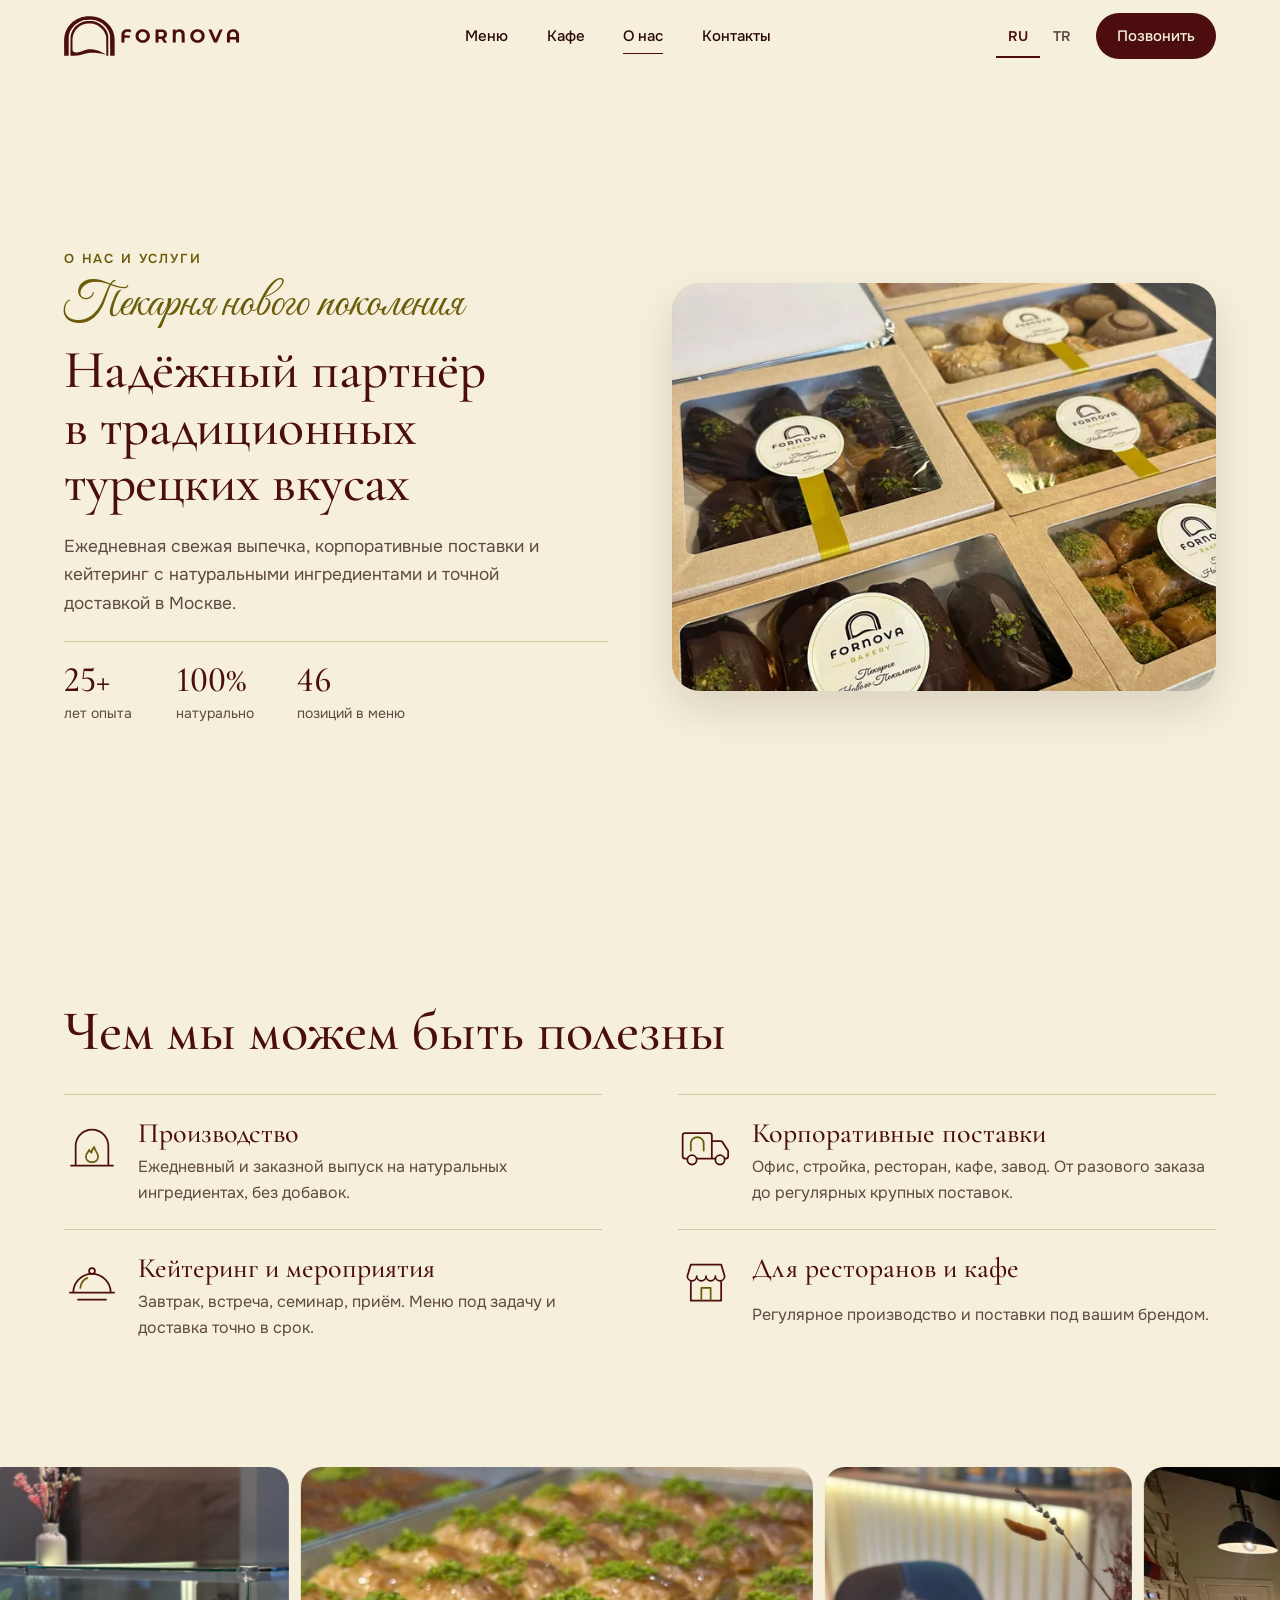
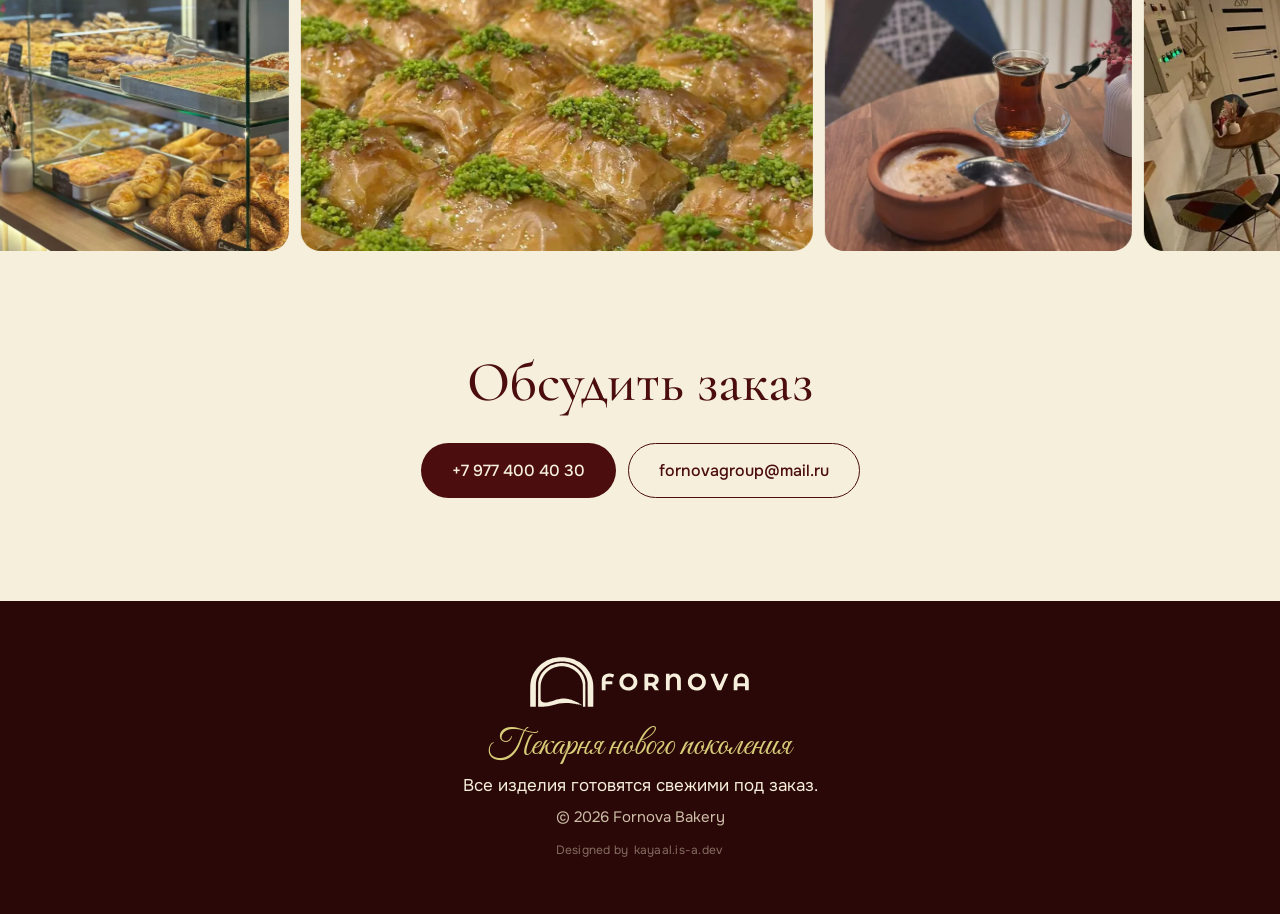
<file: ru/about/index.html>
<!doctype html>
<html lang="ru">
<head>
<meta charset="utf-8">
<meta name="viewport" content="width=device-width, initial-scale=1, viewport-fit=cover">
<title>О нас — Fornova Bakery</title>
<meta name="description" content="Ежедневная свежая выпечка, корпоративные поставки и кейтеринг с натуральными ингредиентами и точной доставкой в Москве.">
<meta name="theme-color" content="#F5EFDB">
<meta name="robots" content="noindex">
<meta property="og:type" content="website">
<meta property="og:title" content="О нас — Fornova Bakery">
<meta property="og:description" content="Ежедневная свежая выпечка, корпоративные поставки и кейтеринг с натуральными ингредиентами и точной доставкой в Москве.">
<meta property="og:locale" content="ru_RU">
<link rel="alternate" hreflang="ru" href="../../ru/about/">
<link rel="alternate" hreflang="tr" href="../../tr/about/">
<link rel="icon" href="../../assets/favicon.svg" type="image/svg+xml">
<link rel="apple-touch-icon" href="../../assets/logo-seal.png">
<style>html{background:#F5EFDB}</style>
<link rel="stylesheet" href="../../assets/styles.css?v=mvvjiuje">
<script>document.documentElement.classList.add("js")</script>
<script>try{var v=JSON.parse(sessionStorage.getItem("fornova-veil"));sessionStorage.removeItem("fornova-veil");var h=document.documentElement;if(v&&v.to===h.lang&&Date.now()-v.t<5000){window.fornovaY=v.y;h.classList.add("veil-on")}}catch(e){}</script>
</head>
<body>
<div class="veil" data-veil aria-hidden="true"><i class="veil__disc"></i><div class="veil__mark"><img src="../../assets/mark-cream.svg" alt=""><b>Русский</b></div></div>
<a class="skip" href="../#menu">Меню</a>

<header class="nav" data-nav>
  <div class="nav__in">
    <a class="nav__brand" href="../#top" aria-label="Fornova Bakery"><img src="../../assets/lockup-maroon.svg" alt="Fornova Bakery" width="176" height="40"></a>
    <nav class="nav__links" aria-label="Меню">
      <a href="../#menu">Меню</a>
      <a href="../#cafe">Кафе</a>
      <a href="./" aria-current="page">О нас</a>
      <a href="../#contact">Контакты</a>
    </nav>
    <div class="nav__side">
      <div class="langs" role="group" aria-label="Language">
        <span aria-current="true">RU</span>
        <a href="../../tr/about/" hreflang="tr" lang="tr" aria-label="Türkçe">TR</a>
      </div>
      <a class="btn btn--solid btn--sm nav__call" href="tel:+79774004030">Позвонить</a>
      <details class="burger" data-burger>
        <summary aria-label="Меню"><i></i><i></i><i></i></summary>
        <nav aria-label="Меню">
          <a href="../#menu">Меню</a>
      <a href="../#cafe">Кафе</a>
      <a href="./" aria-current="page">О нас</a>
      <a href="../#contact">Контакты</a>
        </nav>
      </details>
    </div>
  </div>
</header>

<main id="top">
  <section class="about-hero">
    <div class="about-hero__text">
      <p class="eyebrow">О нас и услуги</p>
      <p class="script">Пекарня нового поколения</p>
      <h1>Надёжный партнёр в традиционных турецких вкусах</h1>
      <p class="lead">Ежедневная свежая выпечка, корпоративные поставки и кейтеринг с натуральными ингредиентами и точной доставкой в Москве.</p>
      <dl class="stats">
        <div><dt>лет опыта</dt><dd>25+</dd></div>
        <div><dt>натурально</dt><dd>100%</dd></div>
        <div><dt>позиций в меню</dt><dd>46</dd></div>
      </dl>
    </div>
    <figure><img src="../../assets/img/about.webp" srcset="../../assets/img/about-640.webp 640w, ../../assets/img/about.webp 960w" sizes="(max-width: 860px) 100vw, 50vw" alt="Подносы с выпечкой и пахлавой для мероприятия" width="960" height="720" fetchpriority="high"></figure>
  </section>

  <section class="services-block" aria-labelledby="services-title">
    <h2 id="services-title">Чем мы можем быть полезны</h2>
    <ul class="services">
      <li><svg viewBox="0 0 48 48" aria-hidden="true"><path d="M6 40h36M10 40V23a14 14 0 0 1 28 0v17"/><path class="accent" d="M24 37c-3.200 0-5.200-2.100-5.200-4.800 0-2.500 1.900-3.600 2.800-5.700.6 1.300 1.200 1.900 2 2.300 0-1.900.8-3.400 2.300-4.800-.2 2.500 3.300 4.400 3.300 8.200 0 2.700-2 4.800-5.200 4.800Z"/></svg><h3>Производство</h3><p>Ежедневный и заказной выпуск на натуральных ингредиентах, без добавок.</p></li>
      <li><svg viewBox="0 0 48 48" aria-hidden="true"><path d="M8 34H6a2 2 0 0 1-2-2V14a2 2 0 0 1 2-2h21a2 2 0 0 1 2 2v20M16 34h16M29 19h7.500a2 2 0 0 1 1.700.9l4.300 6.600a2 2 0 0 1 .5 1.300V32a2 2 0 0 1-2 2h-1"/><circle cx="12" cy="35" r="4"/><circle cx="36" cy="35" r="4"/><path class="accent" d="M11 27v-6a5.500 5.500 0 0 1 11 0v6"/></svg><h3>Корпоративные поставки</h3><p>Офис, стройка, ресторан, кафе, завод. От разового заказа до регулярных крупных поставок.</p></li>
      <li><svg viewBox="0 0 48 48" aria-hidden="true"><path d="M8 33a16 16 0 0 1 32 0M5 33h38M12 39h24"/><circle cx="24" cy="14.500" r="2.500"/><path class="accent" d="M14 29a10.500 10.500 0 0 1 6-8.500"/></svg><h3>Кейтеринг и мероприятия</h3><p>Завтрак, встреча, семинар, приём. Меню под задачу и доставка точно в срок.</p></li>
      <li><svg viewBox="0 0 48 48" aria-hidden="true"><path d="M8 19 11 9h26l3 10M8 19a4 4 0 0 0 8 0 4 4 0 0 0 8 0 4 4 0 0 0 8 0 4 4 0 0 0 8 0M11 24v16h26V24"/><path class="accent" d="M20 40V29h8v11"/></svg><h3>Для ресторанов и кафе</h3><p>Регулярное производство и поставки под вашим брендом.</p></li>
    </ul>
  </section>

  <div class="rail" data-rail tabindex="0" aria-label="Fornova Bakery">
    <div class="rail__track">
    <figure><img src="../../assets/img/display.webp" srcset="../../assets/img/display-640.webp 640w, ../../assets/img/display.webp 676w" sizes="(max-width: 860px) 70vw, 34vw" alt="Витрина с десертами Fornova" width="676" height="845" decoding="async" draggable="false"></figure>
    <figure><img src="../../assets/img/menu-baklava.webp" srcset="../../assets/img/menu-baklava-640.webp 640w, ../../assets/img/menu-baklava.webp 1200w" sizes="(max-width: 860px) 70vw, 34vw" alt="Пахлава" width="1200" height="900" decoding="async" draggable="false"></figure>
    <figure><img src="../../assets/img/tea.webp" srcset="../../assets/img/tea-640.webp 640w, ../../assets/img/tea.webp 676w" sizes="(max-width: 860px) 70vw, 34vw" alt="Турецкий чай и сютлач на столике" width="676" height="845" decoding="async" draggable="false"></figure>
    <figure><img src="../../assets/img/cafe.webp" srcset="../../assets/img/cafe-640.webp 640w, ../../assets/img/cafe.webp 1200w" sizes="(max-width: 860px) 70vw, 34vw" alt="Интерьер мини-кафе Fornova" width="1200" height="900" decoding="async" draggable="false"></figure>
    <figure><img src="../../assets/img/hero-2.webp" srcset="../../assets/img/hero-2-640.webp 640w, ../../assets/img/hero-2.webp 960w" sizes="(max-width: 860px) 70vw, 34vw" alt="Симит и кольца" width="960" height="1200" decoding="async" draggable="false"></figure>
    <figure><img src="../../assets/img/menu-borek.webp" srcset="../../assets/img/menu-borek-640.webp 640w, ../../assets/img/menu-borek.webp 1200w" sizes="(max-width: 860px) 70vw, 34vw" alt="Бёреки" width="1200" height="900" decoding="async" draggable="false"></figure>
    <figure><img src="../../assets/img/bar.webp" srcset="../../assets/img/bar-640.webp 640w, ../../assets/img/bar.webp 676w" sizes="(max-width: 860px) 70vw, 34vw" alt="Кофейная стойка Fornova" width="676" height="845" decoding="async" draggable="false"></figure>
    <figure><img src="../../assets/img/hero-3.webp" srcset="../../assets/img/hero-3-640.webp 640w, ../../assets/img/hero-3.webp 960w" sizes="(max-width: 860px) 70vw, 34vw" alt="Пирожки" width="960" height="1200" decoding="async" draggable="false"></figure>
    <figure aria-hidden="true"><img src="../../assets/img/display.webp" srcset="../../assets/img/display-640.webp 640w, ../../assets/img/display.webp 676w" sizes="(max-width: 860px) 70vw, 34vw" alt="" width="676" height="845" decoding="async" draggable="false"></figure>
    <figure aria-hidden="true"><img src="../../assets/img/menu-baklava.webp" srcset="../../assets/img/menu-baklava-640.webp 640w, ../../assets/img/menu-baklava.webp 1200w" sizes="(max-width: 860px) 70vw, 34vw" alt="" width="1200" height="900" decoding="async" draggable="false"></figure>
    <figure aria-hidden="true"><img src="../../assets/img/tea.webp" srcset="../../assets/img/tea-640.webp 640w, ../../assets/img/tea.webp 676w" sizes="(max-width: 860px) 70vw, 34vw" alt="" width="676" height="845" decoding="async" draggable="false"></figure>
    <figure aria-hidden="true"><img src="../../assets/img/cafe.webp" srcset="../../assets/img/cafe-640.webp 640w, ../../assets/img/cafe.webp 1200w" sizes="(max-width: 860px) 70vw, 34vw" alt="" width="1200" height="900" decoding="async" draggable="false"></figure>
    <figure aria-hidden="true"><img src="../../assets/img/hero-2.webp" srcset="../../assets/img/hero-2-640.webp 640w, ../../assets/img/hero-2.webp 960w" sizes="(max-width: 860px) 70vw, 34vw" alt="" width="960" height="1200" decoding="async" draggable="false"></figure>
    <figure aria-hidden="true"><img src="../../assets/img/menu-borek.webp" srcset="../../assets/img/menu-borek-640.webp 640w, ../../assets/img/menu-borek.webp 1200w" sizes="(max-width: 860px) 70vw, 34vw" alt="" width="1200" height="900" decoding="async" draggable="false"></figure>
    <figure aria-hidden="true"><img src="../../assets/img/bar.webp" srcset="../../assets/img/bar-640.webp 640w, ../../assets/img/bar.webp 676w" sizes="(max-width: 860px) 70vw, 34vw" alt="" width="676" height="845" decoding="async" draggable="false"></figure>
    <figure aria-hidden="true"><img src="../../assets/img/hero-3.webp" srcset="../../assets/img/hero-3-640.webp 640w, ../../assets/img/hero-3.webp 960w" sizes="(max-width: 860px) 70vw, 34vw" alt="" width="960" height="1200" decoding="async" draggable="false"></figure>
    </div>
  </div>

  <section class="about-cta">
    <h2>Обсудить заказ</h2>
    <div class="actions">
      <a class="btn btn--solid" href="tel:+79774004030">+7 977 400 40 30</a>
      <a class="btn btn--line" href="mailto:fornovagroup@mail.ru">fornovagroup@mail.ru</a>
    </div>
  </section>
</main>

<footer class="footer">
  <img src="../../assets/lockup-cream.svg" alt="Fornova Bakery" width="220" height="50" loading="lazy">
  <p class="script script--foot">Пекарня нового поколения</p>
  <p>Все изделия готовятся свежими под заказ.</p>
  <p class="footer__legal">© 2026 Fornova Bakery</p>
  <p class="footer__credit">Designed by <a href="https://kayaal.is-a.dev/" target="_blank" rel="noopener">kayaal.is-a.dev</a></p>
</footer>

<script src="../../assets/site.js?v=mvvjiuje" defer></script>
</body>
</html>
</file>
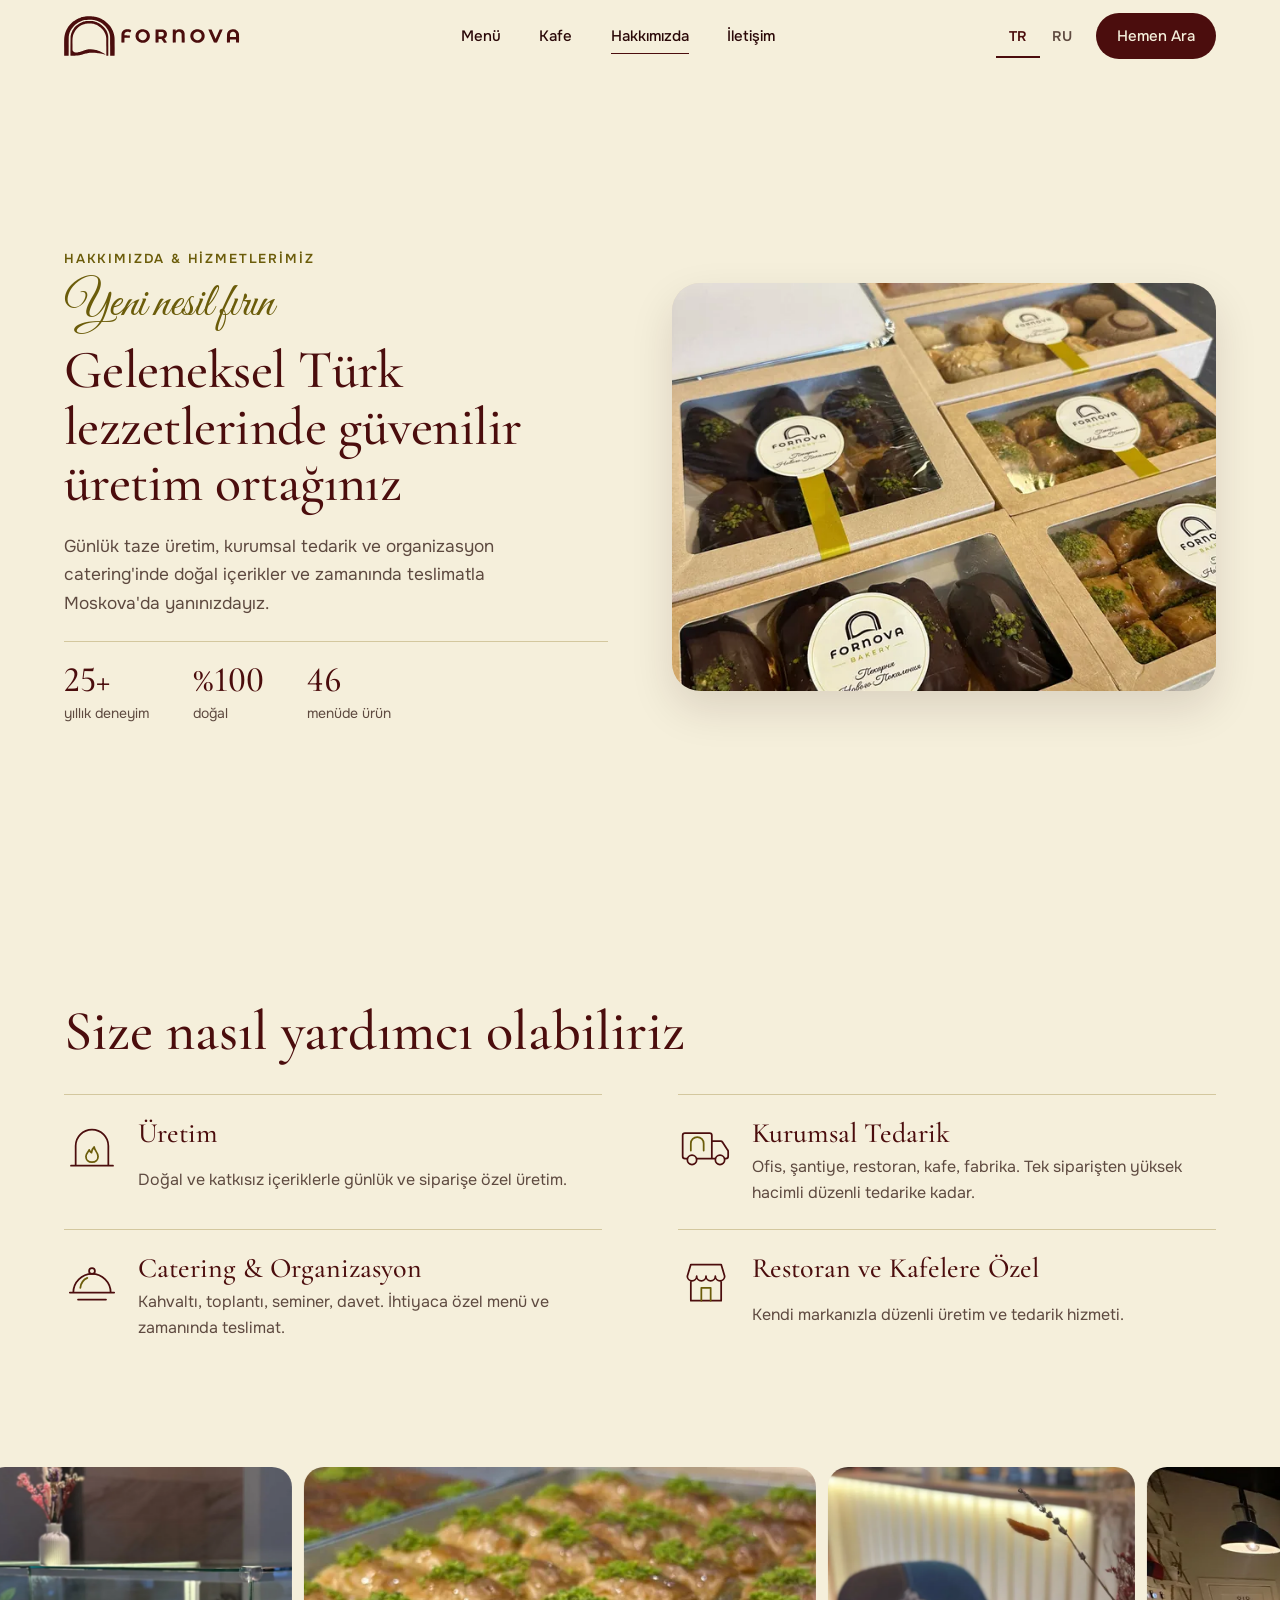
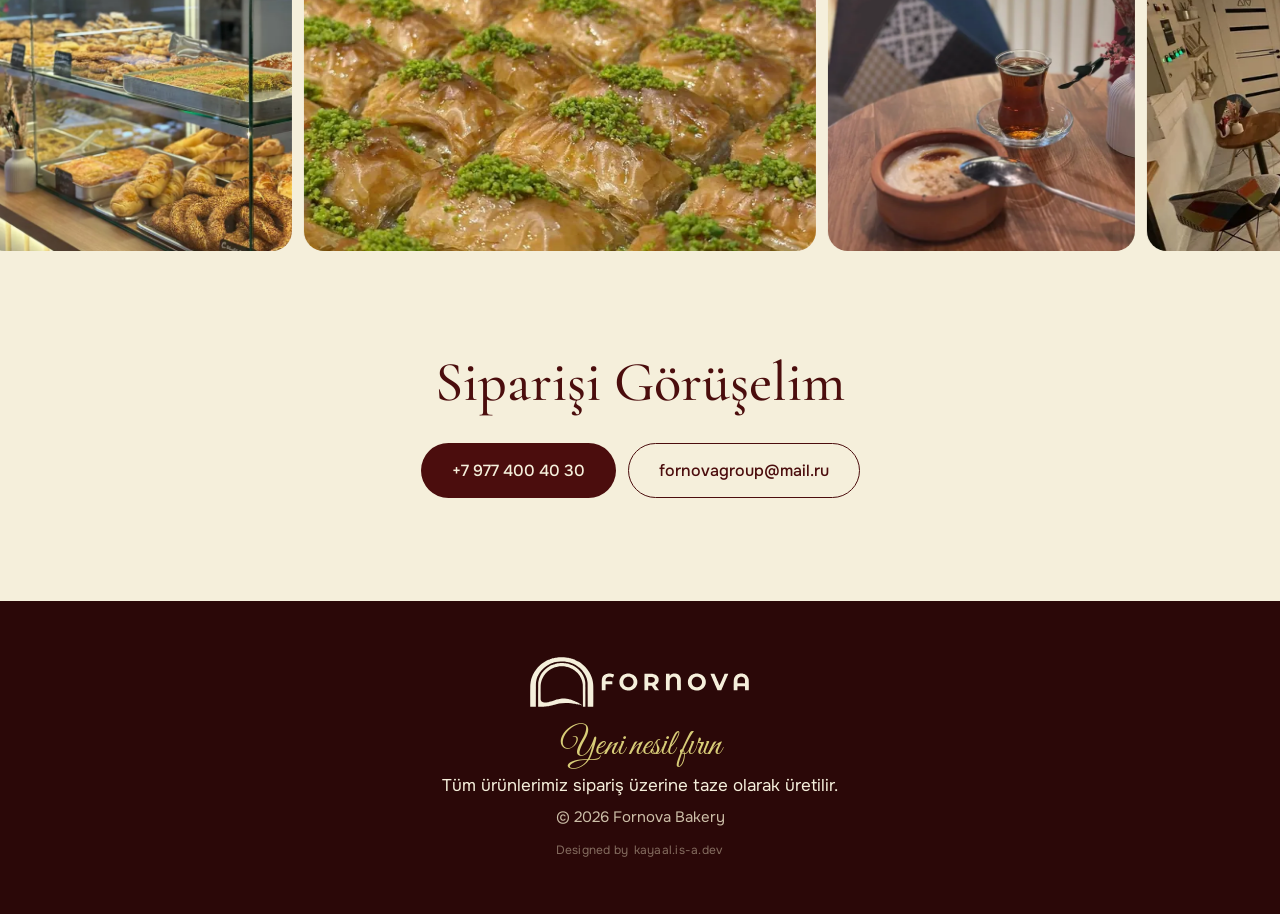
<file: tr/about/index.html>
<!doctype html>
<html lang="tr">
<head>
<meta charset="utf-8">
<meta name="viewport" content="width=device-width, initial-scale=1, viewport-fit=cover">
<title>Hakkımızda — Fornova Bakery</title>
<meta name="description" content="Günlük taze üretim, kurumsal tedarik ve organizasyon catering'inde doğal içerikler ve zamanında teslimatla Moskova'da yanınızdayız.">
<meta name="theme-color" content="#F5EFDB">
<meta name="robots" content="noindex">
<meta property="og:type" content="website">
<meta property="og:title" content="Hakkımızda — Fornova Bakery">
<meta property="og:description" content="Günlük taze üretim, kurumsal tedarik ve organizasyon catering'inde doğal içerikler ve zamanında teslimatla Moskova'da yanınızdayız.">
<meta property="og:locale" content="tr_TR">
<link rel="alternate" hreflang="tr" href="../../tr/about/">
<link rel="alternate" hreflang="ru" href="../../ru/about/">
<link rel="icon" href="../../assets/favicon.svg" type="image/svg+xml">
<link rel="apple-touch-icon" href="../../assets/logo-seal.png">
<style>html{background:#F5EFDB}</style>
<link rel="stylesheet" href="../../assets/styles.css?v=mvvjiuje">
<script>document.documentElement.classList.add("js")</script>
<script>try{var v=JSON.parse(sessionStorage.getItem("fornova-veil"));sessionStorage.removeItem("fornova-veil");var h=document.documentElement;if(v&&v.to===h.lang&&Date.now()-v.t<5000){window.fornovaY=v.y;h.classList.add("veil-on")}}catch(e){}</script>
</head>
<body>
<div class="veil" data-veil aria-hidden="true"><i class="veil__disc"></i><div class="veil__mark"><img src="../../assets/mark-cream.svg" alt=""><b>Türkçe</b></div></div>
<a class="skip" href="../#menu">Menü</a>

<header class="nav" data-nav>
  <div class="nav__in">
    <a class="nav__brand" href="../#top" aria-label="Fornova Bakery"><img src="../../assets/lockup-maroon.svg" alt="Fornova Bakery" width="176" height="40"></a>
    <nav class="nav__links" aria-label="Menü">
      <a href="../#menu">Menü</a>
      <a href="../#cafe">Kafe</a>
      <a href="./" aria-current="page">Hakkımızda</a>
      <a href="../#contact">İletişim</a>
    </nav>
    <div class="nav__side">
      <div class="langs" role="group" aria-label="Language">
        <span aria-current="true">TR</span>
        <a href="../../ru/about/" hreflang="ru" lang="ru" aria-label="Русский">RU</a>
      </div>
      <a class="btn btn--solid btn--sm nav__call" href="tel:+79774004030">Hemen Ara</a>
      <details class="burger" data-burger>
        <summary aria-label="Menü"><i></i><i></i><i></i></summary>
        <nav aria-label="Menü">
          <a href="../#menu">Menü</a>
      <a href="../#cafe">Kafe</a>
      <a href="./" aria-current="page">Hakkımızda</a>
      <a href="../#contact">İletişim</a>
        </nav>
      </details>
    </div>
  </div>
</header>

<main id="top">
  <section class="about-hero">
    <div class="about-hero__text">
      <p class="eyebrow">Hakkımızda & Hizmetlerimiz</p>
      <p class="script">Yeni nesil fırın</p>
      <h1>Geleneksel Türk lezzetlerinde güvenilir üretim ortağınız</h1>
      <p class="lead">Günlük taze üretim, kurumsal tedarik ve organizasyon catering'inde doğal içerikler ve zamanında teslimatla Moskova'da yanınızdayız.</p>
      <dl class="stats">
        <div><dt>yıllık deneyim</dt><dd>25+</dd></div>
        <div><dt>doğal</dt><dd>%100</dd></div>
        <div><dt>menüde ürün</dt><dd>46</dd></div>
      </dl>
    </div>
    <figure><img src="../../assets/img/about.webp" srcset="../../assets/img/about-640.webp 640w, ../../assets/img/about.webp 960w" sizes="(max-width: 860px) 100vw, 50vw" alt="Organizasyon için hazırlanmış börek ve baklava tepsileri" width="960" height="720" fetchpriority="high"></figure>
  </section>

  <section class="services-block" aria-labelledby="services-title">
    <h2 id="services-title">Size nasıl yardımcı olabiliriz</h2>
    <ul class="services">
      <li><svg viewBox="0 0 48 48" aria-hidden="true"><path d="M6 40h36M10 40V23a14 14 0 0 1 28 0v17"/><path class="accent" d="M24 37c-3.200 0-5.200-2.100-5.200-4.800 0-2.500 1.900-3.600 2.800-5.700.6 1.300 1.200 1.900 2 2.300 0-1.900.8-3.400 2.300-4.800-.2 2.500 3.300 4.400 3.300 8.200 0 2.700-2 4.800-5.200 4.800Z"/></svg><h3>Üretim</h3><p>Doğal ve katkısız içeriklerle günlük ve siparişe özel üretim.</p></li>
      <li><svg viewBox="0 0 48 48" aria-hidden="true"><path d="M8 34H6a2 2 0 0 1-2-2V14a2 2 0 0 1 2-2h21a2 2 0 0 1 2 2v20M16 34h16M29 19h7.500a2 2 0 0 1 1.700.9l4.300 6.600a2 2 0 0 1 .5 1.300V32a2 2 0 0 1-2 2h-1"/><circle cx="12" cy="35" r="4"/><circle cx="36" cy="35" r="4"/><path class="accent" d="M11 27v-6a5.500 5.500 0 0 1 11 0v6"/></svg><h3>Kurumsal Tedarik</h3><p>Ofis, şantiye, restoran, kafe, fabrika. Tek siparişten yüksek hacimli düzenli tedarike kadar.</p></li>
      <li><svg viewBox="0 0 48 48" aria-hidden="true"><path d="M8 33a16 16 0 0 1 32 0M5 33h38M12 39h24"/><circle cx="24" cy="14.500" r="2.500"/><path class="accent" d="M14 29a10.500 10.500 0 0 1 6-8.500"/></svg><h3>Catering & Organizasyon</h3><p>Kahvaltı, toplantı, seminer, davet. İhtiyaca özel menü ve zamanında teslimat.</p></li>
      <li><svg viewBox="0 0 48 48" aria-hidden="true"><path d="M8 19 11 9h26l3 10M8 19a4 4 0 0 0 8 0 4 4 0 0 0 8 0 4 4 0 0 0 8 0 4 4 0 0 0 8 0M11 24v16h26V24"/><path class="accent" d="M20 40V29h8v11"/></svg><h3>Restoran ve Kafelere Özel</h3><p>Kendi markanızla düzenli üretim ve tedarik hizmeti.</p></li>
    </ul>
  </section>

  <div class="rail" data-rail tabindex="0" aria-label="Fornova Bakery">
    <div class="rail__track">
    <figure><img src="../../assets/img/display.webp" srcset="../../assets/img/display-640.webp 640w, ../../assets/img/display.webp 676w" sizes="(max-width: 860px) 70vw, 34vw" alt="Fornova tatlı vitrini" width="676" height="845" decoding="async" draggable="false"></figure>
    <figure><img src="../../assets/img/menu-baklava.webp" srcset="../../assets/img/menu-baklava-640.webp 640w, ../../assets/img/menu-baklava.webp 1200w" sizes="(max-width: 860px) 70vw, 34vw" alt="Baklavalar" width="1200" height="900" decoding="async" draggable="false"></figure>
    <figure><img src="../../assets/img/tea.webp" srcset="../../assets/img/tea-640.webp 640w, ../../assets/img/tea.webp 676w" sizes="(max-width: 860px) 70vw, 34vw" alt="Masada Türk çayı ve sütlaç" width="676" height="845" decoding="async" draggable="false"></figure>
    <figure><img src="../../assets/img/cafe.webp" srcset="../../assets/img/cafe-640.webp 640w, ../../assets/img/cafe.webp 1200w" sizes="(max-width: 860px) 70vw, 34vw" alt="Fornova mini kafe iç mekânı" width="1200" height="900" decoding="async" draggable="false"></figure>
    <figure><img src="../../assets/img/hero-2.webp" srcset="../../assets/img/hero-2-640.webp 640w, ../../assets/img/hero-2.webp 960w" sizes="(max-width: 860px) 70vw, 34vw" alt="Simit &amp; Açma" width="960" height="1200" decoding="async" draggable="false"></figure>
    <figure><img src="../../assets/img/menu-borek.webp" srcset="../../assets/img/menu-borek-640.webp 640w, ../../assets/img/menu-borek.webp 1200w" sizes="(max-width: 860px) 70vw, 34vw" alt="Börekler" width="1200" height="900" decoding="async" draggable="false"></figure>
    <figure><img src="../../assets/img/bar.webp" srcset="../../assets/img/bar-640.webp 640w, ../../assets/img/bar.webp 676w" sizes="(max-width: 860px) 70vw, 34vw" alt="Fornova kahve barı" width="676" height="845" decoding="async" draggable="false"></figure>
    <figure><img src="../../assets/img/hero-3.webp" srcset="../../assets/img/hero-3-640.webp 640w, ../../assets/img/hero-3.webp 960w" sizes="(max-width: 860px) 70vw, 34vw" alt="Poğaçalar" width="960" height="1200" decoding="async" draggable="false"></figure>
    <figure aria-hidden="true"><img src="../../assets/img/display.webp" srcset="../../assets/img/display-640.webp 640w, ../../assets/img/display.webp 676w" sizes="(max-width: 860px) 70vw, 34vw" alt="" width="676" height="845" decoding="async" draggable="false"></figure>
    <figure aria-hidden="true"><img src="../../assets/img/menu-baklava.webp" srcset="../../assets/img/menu-baklava-640.webp 640w, ../../assets/img/menu-baklava.webp 1200w" sizes="(max-width: 860px) 70vw, 34vw" alt="" width="1200" height="900" decoding="async" draggable="false"></figure>
    <figure aria-hidden="true"><img src="../../assets/img/tea.webp" srcset="../../assets/img/tea-640.webp 640w, ../../assets/img/tea.webp 676w" sizes="(max-width: 860px) 70vw, 34vw" alt="" width="676" height="845" decoding="async" draggable="false"></figure>
    <figure aria-hidden="true"><img src="../../assets/img/cafe.webp" srcset="../../assets/img/cafe-640.webp 640w, ../../assets/img/cafe.webp 1200w" sizes="(max-width: 860px) 70vw, 34vw" alt="" width="1200" height="900" decoding="async" draggable="false"></figure>
    <figure aria-hidden="true"><img src="../../assets/img/hero-2.webp" srcset="../../assets/img/hero-2-640.webp 640w, ../../assets/img/hero-2.webp 960w" sizes="(max-width: 860px) 70vw, 34vw" alt="" width="960" height="1200" decoding="async" draggable="false"></figure>
    <figure aria-hidden="true"><img src="../../assets/img/menu-borek.webp" srcset="../../assets/img/menu-borek-640.webp 640w, ../../assets/img/menu-borek.webp 1200w" sizes="(max-width: 860px) 70vw, 34vw" alt="" width="1200" height="900" decoding="async" draggable="false"></figure>
    <figure aria-hidden="true"><img src="../../assets/img/bar.webp" srcset="../../assets/img/bar-640.webp 640w, ../../assets/img/bar.webp 676w" sizes="(max-width: 860px) 70vw, 34vw" alt="" width="676" height="845" decoding="async" draggable="false"></figure>
    <figure aria-hidden="true"><img src="../../assets/img/hero-3.webp" srcset="../../assets/img/hero-3-640.webp 640w, ../../assets/img/hero-3.webp 960w" sizes="(max-width: 860px) 70vw, 34vw" alt="" width="960" height="1200" decoding="async" draggable="false"></figure>
    </div>
  </div>

  <section class="about-cta">
    <h2>Siparişi Görüşelim</h2>
    <div class="actions">
      <a class="btn btn--solid" href="tel:+79774004030">+7 977 400 40 30</a>
      <a class="btn btn--line" href="mailto:fornovagroup@mail.ru">fornovagroup@mail.ru</a>
    </div>
  </section>
</main>

<footer class="footer">
  <img src="../../assets/lockup-cream.svg" alt="Fornova Bakery" width="220" height="50" loading="lazy">
  <p class="script script--foot">Yeni nesil fırın</p>
  <p>Tüm ürünlerimiz sipariş üzerine taze olarak üretilir.</p>
  <p class="footer__legal">© 2026 Fornova Bakery</p>
  <p class="footer__credit">Designed by <a href="https://kayaal.is-a.dev/" target="_blank" rel="noopener">kayaal.is-a.dev</a></p>
</footer>

<script src="../../assets/site.js?v=mvvjiuje" defer></script>
</body>
</html>
</file>
<file: assets/splash.css>
@font-face { font-family: "Onest"; font-weight: 500; font-display: swap; src: url(fonts/onest-cyrillic-500-normal.woff2) format("woff2"); unicode-range: U+0400-045F; }
@font-face { font-family: "Onest"; font-weight: 500; font-display: swap; src: url(fonts/onest-latin-500-normal.woff2) format("woff2"); unicode-range: U+0000-00FF, U+0131; }
@font-face { font-family: "Onest"; font-weight: 500; font-display: swap; src: url(fonts/onest-latin-ext-500-normal.woff2) format("woff2"); unicode-range: U+0100-02BA; }

:root {
  --cream: #f5efdb;
  --maroon: #4b0d0d;
}

* { box-sizing: border-box; }

html, body { height: 100%; margin: 0; }

body {
  background: var(--cream);
  color: var(--maroon);
  font-family: "Onest", system-ui, -apple-system, "Segoe UI", sans-serif;
  overflow: hidden;
}

.sr {
  position: absolute;
  width: 1px;
  height: 1px;
  overflow: hidden;
  clip-path: inset(50%);
}

.splash {
  position: relative;
  z-index: 1;
  min-height: 100vh;
  min-height: 100dvh;
  display: flex;
  flex-direction: column;
  align-items: center;
  justify-content: center;
  gap: 32px;
  padding: 24px 16px calc(24px + env(safe-area-inset-bottom));
}

.seal { position: relative; display: block; width: min(76vw, 62vh, 480px); aspect-ratio: 850 / 620; }
.seal__art { position: absolute; inset: 0; width: 100%; height: 100%; overflow: visible; }
.word, .bakery, .fire, .choose { will-change: opacity, transform; }

/* Sıra: kemer çizilir, ateş yanar, isim gelir */
.draw {
  fill: none;
  stroke: #fff;
  stroke-dasharray: 1;
  stroke-dashoffset: 1;
  animation: draw 0.7s cubic-bezier(0.65, 0, 0.35, 1) forwards;
}
.draw--outer { stroke-width: 50; }
.draw--inner { stroke-width: 36; animation-delay: 0.1s; }
@keyframes draw { to { stroke-dashoffset: 0; } }

.fire { opacity: 0; animation: fade 0.4s ease-out 0.55s forwards; }
.word { opacity: 0; animation: lift 0.4s ease-out 0.8s forwards; }
.bakery { opacity: 0; animation: fade 0.35s ease 1.05s forwards; }
.choose { opacity: 0; animation: lift 0.35s ease-out 1.3s forwards; }

/* Ekrana dokunulursa animasyon anında biter */
.is-done .draw { animation: none; stroke-dashoffset: 0; }
.is-done .fire, .is-done .word, .is-done .bakery, .is-done .choose { animation: none; opacity: 1; }

@keyframes fade { to { opacity: 1; } }
@keyframes lift {
  from { opacity: 0; transform: translateY(8px); }
  to { opacity: 1; transform: none; }
}

.fire { position: absolute; inset: 0; }
.flame {
  position: absolute;
  height: auto;
  overflow: visible;
  transform-origin: 50% 96%;
  will-change: transform;
  animation: lick 1.5s ease-in-out infinite;
}
.flame__o { fill: #c8641f; }
.flame__i { fill: #e9b64e; }
.f1 { animation-duration: 1.25s; animation-delay: -0.4s; }
.f2 { animation-duration: 1.7s; animation-delay: -0.9s; }
.f3 { animation-duration: 1.45s; }

@keyframes lick {
  0%, 100% { transform: scale(1, 1) skewX(0deg); }
  25% { transform: scale(0.95, 1.08) skewX(-2.5deg); }
  50% { transform: scale(1.03, 0.94) skewX(2deg); }
  75% { transform: scale(0.97, 1.05) skewX(-1deg); }
}

/* Dil seçilince butonlar çekilir, logo yerinde kalır */
.is-leaving .choose { animation: gone 0.12s ease forwards; }
@keyframes gone {
  from { opacity: 1; }
  to { opacity: 0; }
}

/* Sadece ilk girişte görünür */
.choose { display: flex; flex-wrap: wrap; justify-content: center; gap: 12px; }
.choose[hidden] { display: none; }
.choose a {
  display: inline-flex;
  align-items: center;
  justify-content: center;
  min-width: 140px;
  min-height: 52px;
  padding: 12px 24px;
  border: 1px solid var(--maroon);
  border-radius: 999px;
  color: var(--maroon);
  font-size: 16px;
  font-weight: 500;
  text-decoration: none;
  transition: background 0.25s, color 0.25s;
}
.choose a:hover, .choose a:focus-visible {
  background: var(--maroon);
  color: var(--cream);
  outline: none;
}

@media (prefers-reduced-motion: reduce) {
  .draw, .fire, .word, .bakery, .choose { animation-duration: 0.01s; animation-delay: 0s; }
  .flame { animation: none; }
}
</file>
<file: assets/styles.css>
@font-face { font-family: "Cormorant Garamond"; font-weight: 500; font-display: swap; src: url(fonts/cormorant-garamond-cyrillic-500-normal.woff2) format("woff2"); unicode-range: U+0301, U+0400-045F, U+0490-0491, U+04B0-04B1, U+2116; }
@font-face { font-family: "Cormorant Garamond"; font-weight: 500; font-display: swap; src: url(fonts/cormorant-garamond-latin-ext-500-normal.woff2) format("woff2"); unicode-range: U+0100-02BA, U+02BD-02C5, U+02C7-02CC, U+02CE-02D7, U+02DD-02FF, U+0304, U+0308, U+0329, U+1D00-1DBF, U+1E00-1E9F, U+1EF2-1EFF, U+2020, U+20A0-20AB, U+20AD-20C0, U+2113, U+2C60-2C7F, U+A720-A7FF; }
@font-face { font-family: "Cormorant Garamond"; font-weight: 500; font-display: swap; src: url(fonts/cormorant-garamond-latin-500-normal.woff2) format("woff2"); unicode-range: U+0000-00FF, U+0131, U+0152-0153, U+02BB-02BC, U+02C6, U+02DA, U+02DC, U+2000-206F, U+20AC, U+2122, U+2191, U+2193, U+2212, U+2215, U+FEFF, U+FFFD; }
@font-face { font-family: "Onest"; font-weight: 400; font-display: swap; src: url(fonts/onest-cyrillic-400-normal.woff2) format("woff2"); unicode-range: U+0301, U+0400-045F, U+0490-0491, U+04B0-04B1, U+2116; }
@font-face { font-family: "Onest"; font-weight: 400; font-display: swap; src: url(fonts/onest-latin-ext-400-normal.woff2) format("woff2"); unicode-range: U+0100-02BA, U+02BD-02C5, U+02C7-02CC, U+02CE-02D7, U+02DD-02FF, U+0304, U+0308, U+0329, U+1D00-1DBF, U+1E00-1E9F, U+1EF2-1EFF, U+2020, U+20A0-20AB, U+20AD-20C0, U+2113, U+2C60-2C7F, U+A720-A7FF; }
@font-face { font-family: "Onest"; font-weight: 400; font-display: swap; src: url(fonts/onest-latin-400-normal.woff2) format("woff2"); unicode-range: U+0000-00FF, U+0131, U+0152-0153, U+02BB-02BC, U+02C6, U+02DA, U+02DC, U+2000-206F, U+20AC, U+2122, U+2191, U+2193, U+2212, U+2215, U+FEFF, U+FFFD; }
@font-face { font-family: "Onest"; font-weight: 500; font-display: swap; src: url(fonts/onest-cyrillic-500-normal.woff2) format("woff2"); unicode-range: U+0301, U+0400-045F, U+0490-0491, U+04B0-04B1, U+2116; }
@font-face { font-family: "Onest"; font-weight: 500; font-display: swap; src: url(fonts/onest-latin-ext-500-normal.woff2) format("woff2"); unicode-range: U+0100-02BA, U+02BD-02C5, U+02C7-02CC, U+02CE-02D7, U+02DD-02FF, U+0304, U+0308, U+0329, U+1D00-1DBF, U+1E00-1E9F, U+1EF2-1EFF, U+2020, U+20A0-20AB, U+20AD-20C0, U+2113, U+2C60-2C7F, U+A720-A7FF; }
@font-face { font-family: "Onest"; font-weight: 500; font-display: swap; src: url(fonts/onest-latin-500-normal.woff2) format("woff2"); unicode-range: U+0000-00FF, U+0131, U+0152-0153, U+02BB-02BC, U+02C6, U+02DA, U+02DC, U+2000-206F, U+20AC, U+2122, U+2191, U+2193, U+2212, U+2215, U+FEFF, U+FFFD; }
@font-face { font-family: "Onest"; font-weight: 600; font-display: swap; src: url(fonts/onest-cyrillic-600-normal.woff2) format("woff2"); unicode-range: U+0301, U+0400-045F, U+0490-0491, U+04B0-04B1, U+2116; }
@font-face { font-family: "Onest"; font-weight: 600; font-display: swap; src: url(fonts/onest-latin-ext-600-normal.woff2) format("woff2"); unicode-range: U+0100-02BA, U+02BD-02C5, U+02C7-02CC, U+02CE-02D7, U+02DD-02FF, U+0304, U+0308, U+0329, U+1D00-1DBF, U+1E00-1E9F, U+1EF2-1EFF, U+2020, U+20A0-20AB, U+20AD-20C0, U+2113, U+2C60-2C7F, U+A720-A7FF; }
@font-face { font-family: "Onest"; font-weight: 600; font-display: swap; src: url(fonts/onest-latin-600-normal.woff2) format("woff2"); unicode-range: U+0000-00FF, U+0131, U+0152-0153, U+02BB-02BC, U+02C6, U+02DA, U+02DC, U+2000-206F, U+20AC, U+2122, U+2191, U+2193, U+2212, U+2215, U+FEFF, U+FFFD; }
@font-face { font-family: "Great Vibes"; font-weight: 400; font-display: swap; src: url(fonts/great-vibes-cyrillic-400-normal.woff2) format("woff2"); unicode-range: U+0301, U+0400-045F, U+0490-0491, U+04B0-04B1, U+2116; }
@font-face { font-family: "Great Vibes"; font-weight: 400; font-display: swap; src: url(fonts/great-vibes-latin-ext-400-normal.woff2) format("woff2"); unicode-range: U+0100-02BA, U+02BD-02C5, U+02C7-02CC, U+02CE-02D7, U+02DD-02FF, U+0304, U+0308, U+0329, U+1D00-1DBF, U+1E00-1E9F, U+1EF2-1EFF, U+2020, U+20A0-20AB, U+20AD-20C0, U+2113, U+2C60-2C7F, U+A720-A7FF; }
@font-face { font-family: "Great Vibes"; font-weight: 400; font-display: swap; src: url(fonts/great-vibes-latin-400-normal.woff2) format("woff2"); unicode-range: U+0000-00FF, U+0131, U+0152-0153, U+02BB-02BC, U+02C6, U+02DA, U+02DC, U+2000-206F, U+20AC, U+2122, U+2191, U+2193, U+2212, U+2215, U+FEFF, U+FFFD; }
:root {
  --bg: #f5efdb;
  --paper: #fbf7ea;
  --band: #eadfc0;
  --ink: #2a0808;
  --soft: #5e4a40;
  --line: #d3c79e;
  --accent: #6b5c0a;
  --maroon: #4b0d0d;
  --deep: #2b0808;
  --cream: #f5efdb;
  --serif: "Cormorant Garamond", Georgia, serif;
  --sans: "Onest", system-ui, -apple-system, "Segoe UI", sans-serif;
  --gutter: clamp(16px, 5vw, 72px);
  --edge: max(var(--gutter), calc((100vw - 1320px) / 2 + var(--gutter)));
  --nav-h: 72px;
  --radius: 20px;
  --ease: cubic-bezier(0.22, 1, 0.36, 1);
}

*, *::before, *::after { box-sizing: border-box; }

html {
  scroll-behavior: smooth;
  scroll-padding-top: calc(var(--nav-h) + 12px);
  -webkit-text-size-adjust: 100%;
}

body {
  margin: 0;
  background: var(--bg);
  color: var(--ink);
  font: 400 17px/1.6 var(--sans);
  overflow-x: clip;
}

img { display: block; max-width: 100%; height: auto; }
figure { margin: 0; }
ul, dl, dd { margin: 0; padding: 0; list-style: none; }
a { color: inherit; }
[hidden] { display: none !important; }

h1, h2, h3 {
  margin: 0;
  color: var(--maroon);
  font-family: var(--serif);
  font-weight: 500;
  line-height: 1.05;
  text-wrap: balance;
}
h1 { font-size: clamp(46px, 5.2vw, 78px); letter-spacing: -0.01em; }
h2 { font-size: clamp(36px, 4.4vw, 60px); }
h3 { font-size: clamp(30px, 2.8vw, 38px); }

.sr {
  position: absolute;
  width: 1px;
  height: 1px;
  overflow: hidden;
  clip-path: inset(50%);
}

.skip {
  position: absolute;
  top: -60px;
  left: 16px;
  z-index: 60;
  padding: 10px 16px;
  background: var(--maroon);
  color: var(--cream);
}
.skip:focus { top: 8px; }

:focus-visible { outline: 2px solid var(--accent); outline-offset: 3px; }

.eyebrow {
  margin: 0 0 16px;
  color: var(--accent);
  font-size: 13px;
  font-weight: 600;
  letter-spacing: 0.14em;
  text-transform: uppercase;
}
.lead { margin: 0; color: var(--soft); font-size: clamp(17px, 1.35vw, 19px); line-height: 1.65; }
.muted { margin: 10px 0 0; color: var(--soft); }

.btn {
  display: inline-flex;
  align-items: center;
  justify-content: center;
  min-height: 52px;
  padding: 14px 30px;
  border: 1px solid transparent;
  border-radius: 999px;
  font-size: 16px;
  font-weight: 500;
  text-decoration: none;
  white-space: nowrap;
  transition: background 0.25s, color 0.25s, border-color 0.25s;
}
.btn--sm { min-height: 44px; padding: 10px 20px; font-size: 15px; }
.btn--solid { background: var(--maroon); color: var(--cream); }
.btn--solid:hover { background: var(--deep); }
.btn--line { border-color: var(--maroon); color: var(--maroon); }
.btn--line:hover { background: var(--maroon); color: var(--cream); }

/* Üst menü */
.nav {
  position: sticky;
  top: 0;
  z-index: 40;
  background: var(--bg);
  border-bottom: 1px solid transparent;
  transition: border-color 0.25s;
}
.nav.is-stuck { border-color: var(--line); }
.nav__in {
  display: flex;
  align-items: center;
  justify-content: space-between;
  gap: 24px;
  height: var(--nav-h);
  padding: 0 var(--edge);
}
.nav__brand img { width: 176px; height: 40px; }
.nav__links { display: flex; gap: clamp(20px, 3vw, 40px); }
.nav__links a { position: relative; padding: 8px 0; font-size: 15px; font-weight: 500; text-decoration: none; }
.nav__links a::after {
  content: "";
  position: absolute;
  left: 0;
  right: 0;
  bottom: 2px;
  height: 1px;
  background: var(--maroon);
  transform: scaleX(0);
  transform-origin: 0 50%;
  transition: transform 0.3s var(--ease);
}
.nav__links a:hover::after, .nav__links a[aria-current]::after { transform: scaleX(1); }
.nav__side { display: flex; align-items: center; gap: 12px; }
.langs { display: flex; font-size: 14px; font-weight: 600; }
.langs span, .langs a { display: grid; place-items: center; width: 44px; height: 44px; text-decoration: none; }
.langs span { color: var(--maroon); box-shadow: inset 0 -2px 0 var(--maroon); }
.langs a { color: var(--soft); }
.langs a:hover { color: var(--maroon); }

/* Açılıştan siteye: logo yerinde kalır, krem örtü yumuşakça yukarı kalkar.
   Yalnızca CSS ile çalışır, script gecikse de ilk boyamada başlar. */
.enter { display: none; }
.enter-on .enter {
  position: fixed;
  inset: 0 0 -12vh;
  z-index: 70;
  display: block;
  border-radius: 0 0 50% 50% / 0 0 12vh 12vh;
  background: var(--bg);
  box-shadow: 0 10px 34px rgba(42, 8, 8, 0.14);
  pointer-events: none;
  will-change: transform;
  animation: enter-lift 0.95s cubic-bezier(0.76, 0, 0.24, 1) 0.35s forwards;
}
.enter img { position: absolute; left: var(--sx); top: var(--sy); width: var(--sw); max-width: none; height: auto; will-change: opacity; animation: enter-mark 0.5s ease 0.15s forwards; }
.enter-on .hero__text { animation-delay: 0.55s; animation-duration: 1s; }
.enter-on .hero__photos { animation: enter-photos 1.5s var(--ease) 0.35s both; }
@keyframes enter-lift { to { transform: translateY(-100%); visibility: hidden; } }
@keyframes enter-mark { to { opacity: 0; } }
@keyframes enter-photos { from { opacity: 0; transform: scale(1.05); } }

/* Dil değişince seçilen düğmeden bordo bir perde yayılır, yeni dilde yukarı kalkar */
.veil { display: none; position: fixed; z-index: 1000; inset: 0; overflow: hidden; pointer-events: none; }
.is-veiling .veil, .veil-on .veil { display: block; }
.veil__disc {
  position: absolute;
  left: calc(var(--vx) - var(--vr));
  top: calc(var(--vy) - var(--vr));
  width: calc(var(--vr) * 2);
  height: calc(var(--vr) * 2);
  border-radius: 50%;
  background: var(--deep);
  transform: scale(0);
  will-change: transform;
  animation: veil-grow 0.48s cubic-bezier(0.65, 0, 0.35, 1) forwards;
}
.veil__mark {
  position: absolute;
  inset: 0;
  display: grid;
  place-content: center;
  justify-items: center;
  gap: 12px;
  color: var(--cream);
  opacity: 0;
  animation: veil-mark 0.26s ease 0.2s forwards;
}
.veil__mark img { width: 72px; height: auto; }
.veil__mark b { font: 400 40px/1.2 "Great Vibes", var(--serif); }
.veil-on .veil {
  bottom: -12vh;
  border-radius: 0 0 50% 50% / 0 0 12vh 12vh;
  background: var(--deep);
  will-change: transform;
  animation: veil-lift 0.68s cubic-bezier(0.76, 0, 0.24, 1) 0.14s forwards;
}
.veil-on .veil__disc { display: none; }
.veil-on .veil__mark { bottom: 12vh; opacity: 1; animation: veil-mark-out 0.24s ease 0.1s forwards; }
@keyframes veil-grow { to { transform: scale(1); } }
@keyframes veil-mark { to { opacity: 1; } }
@keyframes veil-mark-out { to { opacity: 0; } }
@keyframes veil-lift { to { transform: translateY(-100%); } }

/* Mobil menü */
.burger { display: none; position: relative; }
.burger summary {
  display: flex;
  flex-direction: column;
  align-items: center;
  justify-content: center;
  gap: 5px;
  width: 44px;
  height: 44px;
  border: 1px solid var(--line);
  border-radius: 50%;
  cursor: pointer;
  list-style: none;
}
.burger summary::-webkit-details-marker { display: none; }
.burger summary i { width: 18px; height: 1.5px; border-radius: 2px; background: var(--maroon); transition: transform 0.24s var(--ease); }
.burger[open]:not(.is-closing) summary i:nth-child(1) { transform: translateY(6.5px) rotate(45deg); }
.burger[open]:not(.is-closing) summary i:nth-child(2) { transform: scaleX(0); }
.burger[open]:not(.is-closing) summary i:nth-child(3) { transform: translateY(-6.5px) rotate(-45deg); }
.burger nav {
  position: absolute;
  top: calc(100% + 10px);
  right: 0;
  z-index: 50;
  display: grid;
  min-width: 200px;
  padding: 8px;
  border: 1px solid var(--line);
  border-radius: 18px;
  background: var(--paper);
  box-shadow: 0 10px 28px rgba(42, 8, 8, 0.12);
  transform-origin: top right;
}
.burger nav a { padding: 12px 14px; border-radius: 12px; color: var(--maroon); font-weight: 500; text-decoration: none; }
.burger nav a[aria-current] { background: var(--band); }
.burger[open] nav { animation: burger-in 0.32s var(--ease) both; }
.burger[open] nav > * { animation: burger-item 0.24s ease-out both; }
.burger[open] nav > :nth-child(1) { animation-delay: 60ms; }
.burger[open] nav > :nth-child(2) { animation-delay: 100ms; }
.burger[open] nav > :nth-child(3) { animation-delay: 140ms; }
.burger[open] nav > :nth-child(4) { animation-delay: 180ms; }
.burger[open] nav > :nth-child(5) { animation-delay: 220ms; }
.burger[open] nav > :nth-child(6) { animation-delay: 260ms; }
.burger.is-closing nav { animation: burger-out 0.18s ease-in forwards; }
.burger.is-closing nav > * { animation: none; }
@keyframes burger-in { from { opacity: 0; transform: translateY(-8px) scale(0.96); } }
@keyframes burger-out { to { opacity: 0; transform: translateY(-8px) scale(0.96); } }
@keyframes burger-item { from { opacity: 0; transform: translateY(6px); } }
@keyframes burger-fade { from { opacity: 0; } }

/* Açılış bölümü: yazı solda, fotoğraf karartmadan sağda */
.hero {
  display: grid;
  grid-template-columns: minmax(0, 1fr) minmax(0, 1fr);
  min-height: calc(100vh - var(--nav-h));
  min-height: calc(100svh - var(--nav-h));
}
.hero__text {
  align-self: center;
  padding: 32px clamp(24px, 4vw, 72px) 56px var(--edge);
  animation: enter 0.6s var(--ease) both;
}
@keyframes enter {
  from { opacity: 0; transform: translateY(8px); }
}
.hero .lead { max-width: 46ch; margin-top: 22px; }
.actions { display: flex; flex-wrap: wrap; gap: 12px; margin-top: 30px; }
.hero__note { margin: 18px 0 0; color: var(--soft); font-size: 15px; text-wrap: balance; }
.hero__photos { position: relative; min-height: 460px; overflow: hidden; background: var(--band); cursor: grab; touch-action: pan-y; user-select: none; -webkit-user-select: none; }
.hero__track { position: absolute; inset: 0; display: flex; will-change: transform; transition: transform 0.9s cubic-bezier(0.65, 0, 0.35, 1); }
.hero__track img { flex: 0 0 100%; width: 100%; height: 100%; object-fit: cover; }
.dots { position: absolute; left: 0; right: 0; bottom: 6px; display: flex; justify-content: center; }
html:not(.js) .dots { display: none; }
.dots button { display: grid; place-items: center; width: 26px; height: 44px; padding: 0; border: 0; background: none; cursor: pointer; -webkit-tap-highlight-color: transparent; }
.dots button::before {
  content: "";
  width: 8px;
  height: 8px;
  border-radius: 50%;
  background: var(--cream);
  box-shadow: 0 0 6px rgba(42, 8, 8, 0.5);
  opacity: 0.55;
  transition: opacity 0.5s, transform 0.5s var(--ease);
}
.dots button[aria-current]::before { opacity: 1; transform: scale(1.35); }

/* Nazar boncuğu üst menüden sarkar */
.hero__text { position: relative; }
.nazar {
  position: absolute;
  top: 0;
  right: clamp(24px, 4vw, 72px);
  width: 52px;
  transform-origin: 50% 0;
  cursor: pointer;
  -webkit-tap-highlight-color: transparent;
  animation: settle 2.4s ease-out both, sway 7s ease-in-out 2.4s infinite;
}
/* Küçük boncuğa parmakla dokunmak kolay olsun */
.nazar::after { content: ""; position: absolute; inset: -10px -12px; }
.nazar i { display: block; width: 1px; height: 36px; margin: 0 auto; background: var(--accent); }
.nazar svg { display: block; width: 100%; height: auto; }
@keyframes settle {
  0% { transform: rotate(9deg); }
  30% { transform: rotate(-5deg); }
  55% { transform: rotate(2.5deg); }
  80% { transform: rotate(-1deg); }
  100% { transform: rotate(0); }
}
@keyframes sway {
  0%, 100% { transform: rotate(0); }
  25% { transform: rotate(1.2deg); }
  75% { transform: rotate(-1.2deg); }
}

/* Menü */
.menu { padding-top: clamp(64px, 8vw, 112px); background: var(--paper); }
.section-head { max-width: 760px; margin-bottom: 32px; padding: 0 var(--edge); box-sizing: content-box; }
.menu__bar {
  position: sticky;
  top: var(--nav-h);
  z-index: 20;
  background: var(--paper);
  border-block: 1px solid var(--line);
}
.menu__bar-in { display: flex; align-items: center; gap: 24px; padding: 0 var(--edge); }
.tabs {
  position: relative;
  display: flex;
  flex: 1;
  gap: 4px;
  min-width: 0;
  overflow-x: auto;
  padding: 8px 0;
  scrollbar-width: none;
}
.tabs::-webkit-scrollbar { display: none; }
.tabs__pill {
  position: absolute;
  top: 8px;
  bottom: 8px;
  left: 0;
  border-radius: 999px;
  background: var(--maroon);
  transition: transform 0.35s var(--ease), width 0.35s var(--ease);
}
.tabs a {
  position: relative;
  z-index: 1;
  flex: none;
  padding: 10px 16px;
  color: var(--soft);
  font-size: 16px;
  font-weight: 500;
  text-decoration: none;
  transition: color 0.2s;
}
.tabs a:hover { color: var(--maroon); }
.tabs a.is-active { color: var(--cream); }

.search { position: relative; flex: none; width: 230px; }
.search svg {
  position: absolute;
  top: 50%;
  left: 14px;
  width: 18px;
  height: 18px;
  transform: translateY(-50%);
  fill: none;
  stroke: var(--soft);
  stroke-width: 2;
  stroke-linecap: round;
}
.search input {
  width: 100%;
  height: 44px;
  padding: 0 16px 0 40px;
  border: 1px solid var(--line);
  border-radius: 999px;
  background: var(--bg);
  color: var(--ink);
  font: 400 16px var(--sans);
}
.search input::placeholder { color: var(--soft); }

.cats { padding: 0 var(--edge); }
/* Fotoğraf net başlar, başlığa doğru kâğıda erir; liste düz zeminde kalır */
.cat { position: relative; padding: 0 0 clamp(32px, 4vw, 56px); scroll-margin-top: 60px; }
.cat__photo {
  position: absolute;
  inset: 0 calc(-1 * var(--edge)) auto 40%;
  height: 300px;
  overflow: hidden;
  -webkit-mask-image: linear-gradient(to left, #000 62%, transparent), linear-gradient(to bottom, #000 68%, transparent);
  mask-image: linear-gradient(to left, #000 62%, transparent), linear-gradient(to bottom, #000 68%, transparent);
  -webkit-mask-composite: source-in;
  mask-composite: intersect;
}
.cat__photo img { width: 100%; height: 100%; object-fit: cover; filter: contrast(1.06) saturate(1.08); }
#borek .cat__photo img { object-position: 70% 40%; }
#simit .cat__photo img { object-position: 50% 45%; }
#baklava .cat__photo img { object-position: 50% 55%; }
.cat__body { position: relative; z-index: 1; }
.cat h3 { padding-top: 96px; color: var(--maroon); font-size: 44px; }

.rows { columns: 2; column-gap: 64px; margin-top: 110px; }
.row { break-inside: avoid; display: flex; align-items: baseline; justify-content: space-between; gap: 16px; padding: 12px 0; border-bottom: 1px solid var(--line); }
.row:last-child { border-bottom: 0; }
.row__name { font-weight: 500; }
.row__name em { display: block; color: var(--soft); font-size: 15px; font-style: normal; font-weight: 400; }
.price { flex: none; color: var(--maroon); font-weight: 600; font-variant-numeric: tabular-nums; white-space: nowrap; }
.price small { color: var(--soft); font-size: 15px; font-weight: 400; }
.price--text { font-weight: 500; }

.cats.is-filtered .cat__photo { display: none; }
.cats.is-filtered .cat { padding: 12px 0; }
.cats.is-filtered .cat h3 { padding-top: 0; }
.cats.is-filtered .rows { margin-top: 14px; }
.menu__empty { margin: 32px 0; padding: 0 var(--edge); }
.menu__cta { padding: 8px var(--edge) clamp(56px, 7vw, 96px); }

/* Kafe */
.cafe { padding: clamp(64px, 8vw, 112px) 0; }
.cafe .lead { margin-top: 14px; }
.cafe__grid {
  display: grid;
  grid-template-columns: 2fr 1fr 1fr;
  gap: 12px;
  padding: 0 var(--edge);
}
.cafe__grid figure, .cafe__tea { height: clamp(320px, 34vw, 460px); overflow: hidden; border-radius: var(--radius); }
.cafe__grid img { width: 100%; height: 100%; object-fit: cover; }

.cafe__tea {
  display: flex;
  flex-direction: column;
  align-items: center;
  justify-content: center;
  gap: 8px;
  padding: 16px;
  background: var(--band);
}
.cafe__tea p { margin: 0; color: var(--maroon); font: 500 22px/1.2 var(--serif); text-align: center; }
.glass { flex: 1; min-height: 0; width: 100%; overflow: visible; }
.glass__body { fill: none; stroke: var(--maroon); stroke-width: 3; }
.glass__rim { fill: none; stroke: var(--maroon); stroke-width: 3; }
.glass__saucer { fill: var(--maroon); }
.glass__wave { animation: wave 4s linear infinite; }
@keyframes wave { to { transform: translateX(-160px); } }
.glass__steam path {
  fill: none;
  stroke: var(--maroon);
  stroke-width: 3;
  stroke-linecap: round;
  stroke-dasharray: 24 70;
  opacity: 0;
  transition: opacity 0.5s;
}
.glass.is-full .glass__steam path { opacity: 0.55; animation: steam 3s linear infinite; }
.glass.is-full .glass__steam path:nth-child(2) { animation-delay: -1.5s; }
@keyframes steam {
  from { stroke-dashoffset: 94; }
  to { stroke-dashoffset: 0; }
}

/* Logonun altındaki el yazısı */
.script { margin: 0; color: var(--accent); font: 400 clamp(42px, 4.6vw, 66px)/1.15 "Great Vibes", var(--serif); }
.script--foot { margin-bottom: 6px; color: #d8cd78; font-size: 36px; }

/* Ana sayfadaki kısa tanıtım */
.teaser {
  display: grid;
  justify-items: center;
  gap: 12px;
  padding: clamp(56px, 7vw, 96px) var(--gutter);
  background: var(--paper);
  text-align: center;
}
.teaser .lead { max-width: 62ch; }
.teaser .btn { margin-top: 12px; }

/* Hakkımızda sayfası */
.about-hero {
  display: grid;
  grid-template-columns: minmax(0, 1fr) minmax(0, 1fr);
  gap: clamp(32px, 5vw, 80px);
  align-items: center;
  min-height: calc(100vh - var(--nav-h) - 1px);
  min-height: calc(100svh - var(--nav-h) - 1px);
  padding: 24px var(--edge);
}
.about-hero .eyebrow { margin-bottom: 8px; }
.about-hero .script { font-size: clamp(36px, 3.7vw, 54px); }
.about-hero h1 { margin-top: 10px; font-size: clamp(34px, min(4.2vw, 6.6vh), 62px); }
.about-hero .lead { max-width: 46ch; margin-top: 20px; }
/* Fotoğraf kırpılmaz, kendi oranında yuvarlak köşeli durur */
.about-hero figure {
  position: relative;
  aspect-ratio: 4 / 3;
  overflow: hidden;
  border-radius: 28px;
  background: var(--band);
  box-shadow: 0 18px 44px rgba(42, 8, 8, 0.12);
}
.about-hero figure img { position: absolute; inset: 0; width: 100%; height: 100%; object-fit: cover; }

.stats { display: flex; gap: clamp(24px, 3.4vw, 48px); margin-top: 24px; padding-top: 18px; border-top: 1px solid var(--line); }
.stats div { display: flex; flex-direction: column-reverse; justify-content: flex-end; gap: 2px; }
.stats dd { color: var(--maroon); font: 500 clamp(30px, 2.8vw, 38px)/1.1 var(--serif); font-variant-numeric: lining-nums; }
.stats dt { color: var(--soft); font-size: 14px; }

.services-block { padding: clamp(64px, 8vw, 112px) var(--edge); }
.services {
  display: grid;
  grid-template-columns: repeat(2, 1fr);
  gap: 0 clamp(32px, 6vw, 88px);
  margin: 32px 0 0;
  padding: 0;
  list-style: none;
}
.services li {
  display: grid;
  grid-template-columns: 56px minmax(0, 1fr);
  column-gap: 18px;
  padding: 24px 0;
  border-top: 1px solid var(--line);
}
.services svg { grid-row: 1 / span 2; width: 56px; height: 56px; fill: none; stroke: var(--maroon); stroke-width: 1.5; stroke-linecap: round; stroke-linejoin: round; }
.services svg .accent { stroke: var(--accent); }
.services h3 { font-size: 28px; }
.services p { grid-column: 2; margin: 6px 0 0; color: var(--soft); font-size: 16px; }

/* Sağdan sola kayan fotoğraflar; ikinci kopya döngüyü kesintisiz yapar */
/* Dikey kaydırma sayfada kalır, yatay hareketi şerit kendi yönetir */
.rail { overflow: hidden; cursor: grab; touch-action: pan-y; user-select: none; -webkit-user-select: none; }
.rail.is-held { cursor: grabbing; }
.rail__track { display: flex; width: max-content; will-change: transform; }
.rail figure { flex: none; height: clamp(240px, 30vw, 420px); margin-right: 12px; overflow: hidden; border-radius: var(--radius); background: var(--band); }
.rail img { width: auto; height: 100%; }

.about-cta { padding: clamp(64px, 8vw, 112px) var(--gutter); text-align: center; }
.about-cta .actions { justify-content: center; }

.js .reveal { opacity: 0; transform: translateY(8px); }
.js .reveal.is-in { opacity: 1; transform: none; transition: opacity 0.3s ease, transform 0.3s ease; }

/* İletişim */
.contact { display: grid; grid-template-columns: minmax(0, 1fr) minmax(0, 1fr); }
.contact__text { padding: clamp(56px, 7vw, 96px) clamp(24px, 4vw, 64px) clamp(56px, 7vw, 96px) var(--edge); }
.contact__phone {
  display: inline-block;
  margin-top: 12px;
  color: var(--maroon);
  font: 500 clamp(36px, 3.8vw, 50px)/1.2 var(--serif);
  font-variant-numeric: lining-nums;
  text-decoration: none;
  white-space: nowrap;
}
.info { display: grid; gap: 18px; margin-top: 24px; }
.info dt { color: var(--accent); font-size: 13px; font-weight: 600; letter-spacing: 0.1em; text-transform: uppercase; }
.info dd { color: var(--soft); }
.info dd li { margin-top: 4px; }
.info a { display: inline-block; padding: 10px 0; color: var(--maroon); font-weight: 500; text-underline-offset: 3px; }

.map { position: relative; min-height: 520px; overflow: hidden; background: var(--paper); }
.map > svg { position: absolute; inset: 0; width: 100%; height: 100%; }
.m-green { fill: #e3e2bb; }
.m-water { fill: #cfdad6; }
.m-river { fill: none; stroke: #cfdad6; stroke-width: 3; }
.m-buildings { fill: var(--band); }
.m-minor { fill: none; stroke: #fff; stroke-width: 3; stroke-linecap: round; }
.m-major { fill: none; stroke: var(--line); stroke-width: 7; stroke-linecap: round; }
.m-label { fill: var(--soft); font: 500 15px var(--sans); text-anchor: middle; paint-order: stroke; stroke: var(--paper); stroke-width: 4px; }
.pin__label { fill: var(--maroon); font: 600 34px var(--serif); paint-order: stroke; stroke: var(--paper); stroke-width: 7px; }
.map .btn { position: absolute; left: 50%; bottom: 28px; transform: translateX(-50%); }
.map small { position: absolute; right: 12px; bottom: 6px; color: var(--soft); font-size: 12px; }

.footer {
  display: grid;
  justify-items: center;
  gap: 6px;
  padding: 56px var(--gutter) calc(48px + env(safe-area-inset-bottom));
  background: var(--deep);
  color: var(--cream);
  text-align: center;
}
.footer img { width: 220px; height: 50px; margin-bottom: 12px; }
.footer p { margin: 0; }
.footer__legal { color: #cdbfa8; font-size: 15px; }
.footer__credit { margin-top: 10px; color: rgba(205, 191, 168, 0.55); font-size: 12px; letter-spacing: 0.02em; }
.footer__credit a { display: inline-block; padding: 6px 2px; color: inherit; text-decoration: none; }
.footer__credit a:hover { color: var(--cream); }

@media (max-width: 860px) {
  :root { --nav-h: 64px; }

  body { font-size: 16px; }
  .nav__links, .nav__call { display: none; }
  .burger { display: block; }
  .langs span, .langs a { width: 36px; }
  .menu__cta .btn { display: block; width: 100%; white-space: normal; text-align: center; }
  .menu__cta .nowrap { white-space: nowrap; }
  .nav__side { gap: 4px; }
  .nav__brand img { width: 140px; height: 32px; }

  .hero { display: block; min-height: 0; }
  .hero__text { padding: 20px var(--gutter) 28px; }
  .nazar { right: var(--gutter); width: 30px; }
  .nazar i { height: 12px; }
  .hero__photos { min-height: 0; height: 100vw; max-height: 520px; }
  .actions .btn { flex: 1 1 100%; }

  .menu { display: flex; flex-direction: column; }
  .section-head { order: -2; box-sizing: border-box; max-width: none; width: 100%; margin-bottom: 20px; }
  .menu__bar, .menu__bar-in { display: contents; }
  .tabs {
    position: sticky;
    top: var(--nav-h);
    z-index: 20;
    flex: none;
    padding: 6px var(--gutter);
    background: var(--paper);
    border-block: 1px solid var(--line);
  }
  .tabs__pill { top: 6px; bottom: 6px; }
  .search { order: -1; width: auto; margin: 0 var(--gutter) 14px; }

  .cat { padding: 0 0 32px; scroll-margin-top: 44px; }
  .cat__photo {
    inset: 0 calc(-1 * var(--edge)) auto;
    height: 220px;
    -webkit-mask-image: linear-gradient(to bottom, #000 58%, transparent 97%);
    mask-image: linear-gradient(to bottom, #000 58%, transparent 97%);
  }
  .cat h3 { padding-top: 164px; font-size: 32px; }
  .rows { columns: auto; margin-top: 14px; }

  .cafe__grid { grid-template-columns: 1fr 1fr; }
  .cafe__grid .cafe__a { grid-column: 1 / -1; height: auto; aspect-ratio: 4 / 3; }
  .cafe__grid figure:not(.cafe__a), .cafe__tea { height: 72vw; }
  .cafe__tea p { font-size: 18px; }

  .about-hero { grid-template-columns: minmax(0, 1fr); gap: 20px; align-items: start; align-content: start; min-height: 0; padding: 16px var(--gutter) 28px; }
  .about-hero figure { border-radius: var(--radius); }
  .stats { justify-content: space-between; margin-top: 18px; padding-top: 14px; }
  .services { grid-template-columns: 1fr; }
  .contact { grid-template-columns: 1fr; }
  .contact__text { padding-right: var(--gutter); }
  .map { min-height: 280px; }
}

@media (max-width: 400px) {
  .hero__text .eyebrow { padding-right: 44px; }
}

@media (max-width: 380px) {
  .nav__in { gap: 8px; }
  .langs span, .langs a { width: 32px; }
}

@media (prefers-reduced-motion: reduce) {
  .burger[open] nav { animation: burger-fade 0.12s ease both; }
  .burger[open] nav > *, .burger.is-closing nav { animation: none; }
  html { scroll-behavior: auto; }
  .hero__text, .nazar, .glass__wave, .glass.is-full .glass__steam path { animation: none; }
  .hero__track { transition: none; }
  .js .reveal { opacity: 1; transform: none; }
}
</file>
